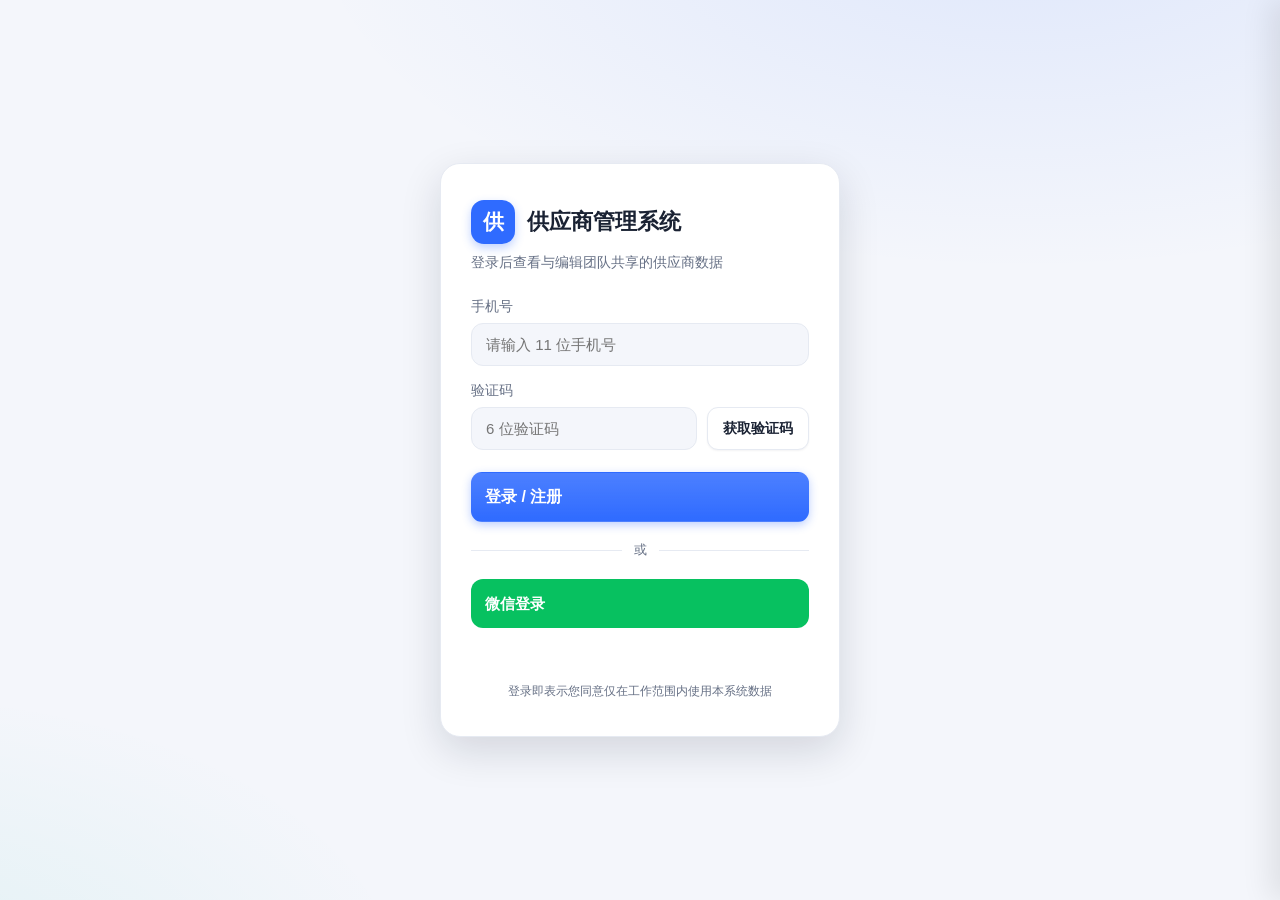
<file: index.html>
<!DOCTYPE html>
<html lang="zh-CN">
<head>
  <meta charset="UTF-8" />
  <meta name="viewport" content="width=device-width, initial-scale=1.0" />
  <title>供应商管理系统</title>
  <link rel="stylesheet" href="css/style.css?v=20261106e" />
  <script src="js/vendor/workbuddy-cloud-sdk.js"></script>
  <script src="js/vendor/pdf.min.js"></script>
  <script src="js/vendor/ocr/tesseract.min.js"></script>
</head>
<body>
  <!-- 登录页（未登录时显示） -->
  <div class="login-page" id="loginPage" hidden>
    <div class="login-card">
      <div class="login-brand">
        <div class="logo-mark" id="loginLogoMark">供</div>
        <h1 id="loginSiteName">供应商管理系统</h1>
      </div>
      <p class="login-desc">登录后查看与编辑团队共享的供应商数据</p>
      <div class="login-form" id="loginForm">
        <label class="login-field">
          <span>手机号</span>
          <input type="tel" id="loginPhone" maxlength="11" placeholder="请输入 11 位手机号" autocomplete="tel" />
        </label>
        <label class="login-field">
          <span>验证码</span>
          <div class="otp-row">
            <input type="text" id="loginCode" maxlength="6" placeholder="6 位验证码" autocomplete="one-time-code" />
            <button type="button" class="btn btn-ghost" id="loginSendCode">获取验证码</button>
          </div>
        </label>
        <button type="button" class="btn btn-primary login-submit" id="loginSubmit">登录 / 注册</button>
        <div class="login-divider"><span>或</span></div>
        <button type="button" class="btn btn-wechat" id="loginWechat">微信登录</button>
        <div class="login-error" id="loginError"></div>
      </div>
      <p class="login-foot">登录即表示您同意仅在工作范围内使用本系统数据</p>
    </div>
  </div>

  <div class="app" id="appShell">
    <!-- 侧边栏 -->
    <aside class="sidebar" id="sidebar">
      <div class="sidebar-logo">
        <div class="logo-mark" id="logo-mark">供</div>
        <span class="logo-text" id="logo-text">供应商管理系统</span>
      </div>
      <nav class="sidebar-nav" id="sidebarNav">
        <a class="nav-item" href="#/dashboard" data-route="dashboard">
          <span class="nav-icon">▦</span><span class="nav-label">工作台</span>
        </a>
        <a class="nav-item" href="#/suppliers" data-route="suppliers">
          <span class="nav-icon">▤</span><span class="nav-label">供应商库</span>
        </a>
        <a class="nav-item" href="#/dispatch" data-route="dispatch">
          <span class="nav-icon">⇅</span><span class="nav-label">发包管理</span>
        </a>
        <a class="nav-item" href="#/contracts" data-route="contracts">
          <span class="nav-icon">▣</span><span class="nav-label">合同管理</span>
        </a>
        <a class="nav-item" href="#/settlement" data-route="settlement">
          <span class="nav-icon">¥</span><span class="nav-label">结算</span>
        </a>
        <a class="nav-item" href="#/analytics" data-route="analytics">
          <span class="nav-icon">◔</span><span class="nav-label">数据分析</span>
        </a>
        <a class="nav-item" href="#/settings" data-route="settings">
          <span class="nav-icon">⚙</span><span class="nav-label">系统设置</span>
        </a>
      </nav>
      <div class="sidebar-footer">
        <span class="version-tag" id="versionTag">v1.0 · 供应商管理</span>
      </div>
    </aside>

    <!-- 主区域 -->
    <div class="main" id="mainArea">
      <header class="topbar">
        <button class="icon-btn" id="menuToggle" title="收起/展开菜单">☰</button>
        <div class="breadcrumb" id="breadcrumb">工作台</div>
        <div class="global-search-wrap" id="globalSearchWrap">
          <input type="search" class="global-search" id="globalSearch" placeholder="全局搜索：需求 / 供应商 / 项目…" autocomplete="off" />
          <div class="search-results" id="searchResults"></div>
        </div>
        <div class="topbar-right">
          <span class="user-chip" id="userChip" title="当前登录账号">未登录</span>
          <button class="icon-btn" id="logoutBtn" title="退出登录" hidden>⏻</button>
          <label class="user-label">当前身份</label>
          <select class="user-select" id="currentUserSelect" title="切换当前身份（用于权限模拟）"></select>
          <button class="icon-btn" id="designToggle" title="界面设计器">🎨</button>
        </div>
      </header>
      <main class="content" id="pageContainer"></main>
    </div>
  </div>

  <!-- 供应商自助入库页（独立页面，仅显示入库表单） -->
  <div class="onboard-page" id="onboardPage" hidden>
    <div class="onboard-box" id="onboardBox"></div>
  </div>

  <!-- 通用弹窗 -->
  <div class="modal-overlay" id="modalOverlay"></div>
  <div class="modal" id="modal" role="dialog"></div>

  <!-- 界面设计器 -->
  <div class="design-overlay" id="designOverlay"></div>
  <aside class="design-panel" id="designPanel">
    <div class="design-panel-head">
      <div class="design-panel-title">🎨 界面设计器</div>
      <button class="icon-btn" id="designClose" title="关闭">✕</button>
    </div>
    <div class="design-panel-body">
      <section class="design-section">
        <h3 class="design-section-title">站点信息</h3>
        <label class="design-field">
          <span>站点标题</span>
          <input type="text" id="designSiteName" />
        </label>
        <label class="design-field">
          <span>Logo 标识（1–2 个字）</span>
          <input type="text" id="designLogoMark" maxlength="2" />
        </label>
      </section>
      <section class="design-section">
        <h3 class="design-section-title">主色调</h3>
        <div class="color-swatches" id="colorSwatches"></div>
        <label class="design-field">
          <span>自定义颜色</span>
          <input type="color" id="designCustomColor" />
        </label>
      </section>
      <section class="design-section">
        <h3 class="design-section-title">外观主题</h3>
        <div class="theme-toggle">
          <button type="button" class="theme-option" data-theme-choice="light">☀️ 浅色</button>
          <button type="button" class="theme-option" data-theme-choice="dark">🌙 深色</button>
        </div>
      </section>
    </div>
    <div class="design-panel-foot">
      <button class="btn btn-ghost" id="designReset">恢复默认</button>
      <button class="btn btn-primary" id="designSave">保存设计</button>
    </div>
  </aside>

  <script src="js/vendor/xlsx.full.min.js"></script>
  <script src="js/vendor/pdf.min.js"></script>
  <script src="js/app.js?v=20261106e"></script>
</body>
</html>
</file>
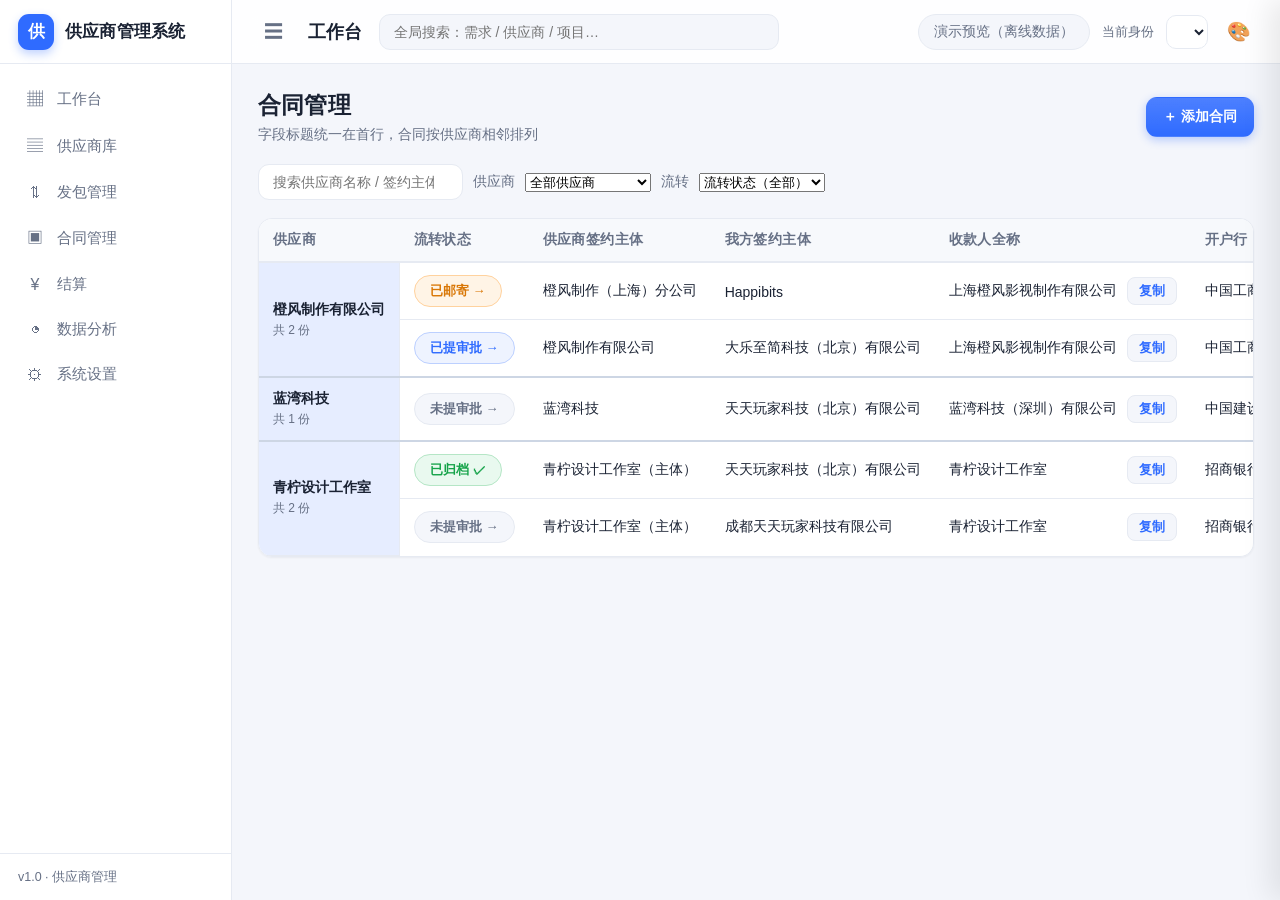
<file: preview.html>
<!DOCTYPE html>
<html lang="zh-CN">
<head>
  <meta charset="UTF-8" />
  <meta name="viewport" content="width=device-width, initial-scale=1.0" />
  <title>供应商管理系统 · 离线演示预览</title>
  <link rel="stylesheet" href="css/style.css" />
  <script src="js/vendor/workbuddy-cloud-sdk.js"></script>
</head>
<body>
  <!-- 登录页（预览模式下不会显示） -->
  <div class="login-page" id="loginPage" hidden>
    <div class="login-card">
      <div class="login-brand">
        <div class="logo-mark" id="loginLogoMark">供</div>
        <h1 id="loginSiteName">供应商管理系统</h1>
      </div>
      <p class="login-desc">登录后查看与编辑团队共享的供应商数据</p>
      <div class="login-form" id="loginForm">
        <label class="login-field">
          <span>手机号</span>
          <input type="tel" id="loginPhone" maxlength="11" placeholder="请输入 11 位手机号" autocomplete="tel" />
        </label>
        <label class="login-field">
          <span>验证码</span>
          <div class="otp-row">
            <input type="text" id="loginCode" maxlength="6" placeholder="6 位验证码" autocomplete="one-time-code" />
            <button type="button" class="btn btn-ghost" id="loginSendCode">获取验证码</button>
          </div>
        </label>
        <button type="button" class="btn btn-primary login-submit" id="loginSubmit">登录 / 注册</button>
        <div class="login-divider"><span>或</span></div>
        <button type="button" class="btn btn-wechat" id="loginWechat">微信登录</button>
        <div class="login-error" id="loginError"></div>
      </div>
      <p class="login-foot">登录即表示您同意仅在工作范围内使用本系统数据</p>
    </div>
  </div>

  <div class="app" id="appShell">
    <!-- 侧边栏 -->
    <aside class="sidebar" id="sidebar">
      <div class="sidebar-logo">
        <div class="logo-mark" id="logo-mark">供</div>
        <span class="logo-text" id="logo-text">供应商管理系统</span>
      </div>
      <nav class="sidebar-nav" id="sidebarNav">
        <a class="nav-item" href="#/dashboard" data-route="dashboard">
          <span class="nav-icon">▦</span><span class="nav-label">工作台</span>
        </a>
        <a class="nav-item" href="#/suppliers" data-route="suppliers">
          <span class="nav-icon">▤</span><span class="nav-label">供应商库</span>
        </a>
        <a class="nav-item" href="#/dispatch" data-route="dispatch">
          <span class="nav-icon">⇅</span><span class="nav-label">发包管理</span>
        </a>
        <a class="nav-item" href="#/contracts" data-route="contracts">
          <span class="nav-icon">▣</span><span class="nav-label">合同管理</span>
        </a>
        <a class="nav-item" href="#/settlement" data-route="settlement">
          <span class="nav-icon">¥</span><span class="nav-label">结算</span>
        </a>
        <a class="nav-item" href="#/analytics" data-route="analytics">
          <span class="nav-icon">◔</span><span class="nav-label">数据分析</span>
        </a>
        <a class="nav-item" href="#/settings" data-route="settings">
          <span class="nav-icon">⚙</span><span class="nav-label">系统设置</span>
        </a>
      </nav>
      <div class="sidebar-footer">
        <span class="version-tag" id="versionTag">v1.0 · 供应商管理</span>
      </div>
    </aside>

    <!-- 主区域 -->
    <div class="main" id="mainArea">
      <header class="topbar">
        <button class="icon-btn" id="menuToggle" title="收起/展开菜单">☰</button>
        <div class="breadcrumb" id="breadcrumb">工作台</div>
        <div class="global-search-wrap" id="globalSearchWrap">
          <input type="search" class="global-search" id="globalSearch" placeholder="全局搜索：需求 / 供应商 / 项目…" autocomplete="off" />
          <div class="search-results" id="searchResults"></div>
        </div>
        <div class="topbar-right">
          <span class="user-chip" id="userChip" title="当前登录账号">未登录</span>
          <button class="icon-btn" id="logoutBtn" title="退出登录" hidden>⏻</button>
          <label class="user-label">当前身份</label>
          <select class="user-select" id="currentUserSelect" title="切换当前身份（用于权限模拟）"></select>
          <button class="icon-btn" id="designToggle" title="界面设计器">🎨</button>
        </div>
      </header>
      <main class="content" id="pageContainer"></main>
    </div>
  </div>

  <!-- 供应商自助入库页 -->
  <div class="onboard-page" id="onboardPage" hidden>
    <div class="onboard-box" id="onboardBox"></div>
  </div>

  <!-- 通用弹窗 -->
  <div class="modal-overlay" id="modalOverlay"></div>
  <div class="modal" id="modal" role="dialog"></div>

  <!-- 界面设计器 -->
  <div class="design-overlay" id="designOverlay"></div>
  <aside class="design-panel" id="designPanel">
    <div class="design-panel-head">
      <div class="design-panel-title">🎨 界面设计器</div>
      <button class="icon-btn" id="designClose" title="关闭">✕</button>
    </div>
    <div class="design-panel-body">
      <section class="design-section">
        <h3 class="design-section-title">站点信息</h3>
        <label class="design-field">
          <span>站点标题</span>
          <input type="text" id="designSiteName" />
        </label>
        <label class="design-field">
          <span>Logo 标识（1–2 个字）</span>
          <input type="text" id="designLogoMark" maxlength="2" />
        </label>
      </section>
      <section class="design-section">
        <h3 class="design-section-title">主色调</h3>
        <div class="color-swatches" id="colorSwatches"></div>
        <label class="design-field">
          <span>自定义颜色</span>
          <input type="color" id="designCustomColor" />
        </label>
      </section>
      <section class="design-section">
        <h3 class="design-section-title">外观主题</h3>
        <div class="theme-toggle">
          <button type="button" class="theme-option" data-theme-choice="light">☀️ 浅色</button>
          <button type="button" class="theme-option" data-theme-choice="dark">🌙 深色</button>
        </div>
      </section>
    </div>
    <div class="design-panel-foot">
      <button class="btn btn-ghost" id="designReset">恢复默认</button>
      <button class="btn btn-primary" id="designSave">保存设计</button>
    </div>
  </aside>

  <script src="js/vendor/xlsx.full.min.js"></script>
  <script src="js/vendor/pdf.min.js"></script>
  <script src="js/app.js?v=20261105c"></script>
  <script>
    /* 离线演示预览：不连接云端，注入演示数据直接渲染（仅本地 preview.html 使用，不影响正式站点） */
    (function () {
      var DEMO_SUPPLIERS = [
        { id: "s1", name: "青柠设计工作室", category: "设计类" },
        { id: "s2", name: "橙风制作有限公司", category: "制作类" },
        { id: "s3", name: "蓝湾科技", category: "科技类" }
      ];
      var DEMO_CONTRACTS = [
        { id: "c1", supplierId: "s1", supplierParty: "青柠设计工作室（主体）", ourParty: "天天玩家科技（北京）有限公司", payeeName: "青柠设计工作室", bankName: "招商银行北京望京支行", bankAccount: "1109 0789 1234 5678", startDate: "2026-01-01", endDate: "2026-06-30", flowStatus: "已归档", files: [{ name: "合同扫描件.pdf", size: 524288 }] },
        { id: "c2", supplierId: "s1", supplierParty: "青柠设计工作室（主体）", ourParty: "成都天天玩家科技有限公司", payeeName: "青柠设计工作室", bankName: "招商银行北京望京支行", bankAccount: "1109 0789 1234 5678", startDate: "2026-03-01", endDate: "2026-12-31", flowStatus: "未提审批", files: [] },
        { id: "c3", supplierId: "s2", supplierParty: "橙风制作（上海）分公司", ourParty: "Happibits", payeeName: "上海橙风影视制作有限公司", bankName: "中国工商银行上海静安支行", bankAccount: "6222 0201 0088 9988 66", startDate: "2026-02-15", endDate: "2027-02-14", flowStatus: "已邮寄", files: [] },
        { id: "c4", supplierId: "s2", supplierParty: "橙风制作有限公司", ourParty: "大乐至简科技（北京）有限公司", payeeName: "上海橙风影视制作有限公司", bankName: "中国工商银行上海静安支行", bankAccount: "6222 0201 0088 9988 66", startDate: "2026-05-01", endDate: "2026-08-31", flowStatus: "已提审批", files: [] },
        { id: "c5", supplierId: "s3", supplierParty: "蓝湾科技", ourParty: "天天玩家科技（北京）有限公司", payeeName: "蓝湾科技（深圳）有限公司", bankName: "中国建设银行深圳南山支行", bankAccount: "4420 1531 6688 1234 567", startDate: "2026-04-01", endDate: "2026-09-30", flowStatus: "未提审批", files: [] }
      ];

      var injected = false;
      function inject() {
        if (injected) return;
        var d = window.__spmDebug;
        if (!d) return;
        injected = true;
        d.setSessionFake({ name: "演示预览" });
        d.seed(DEMO_SUPPLIERS, DEMO_CONTRACTS);
        var login = document.getElementById("loginPage");
        login.hidden = true;
        var shell = document.getElementById("appShell");
        shell.style.display = "";
        var chip = document.getElementById("userChip");
        chip.textContent = "演示预览（离线数据）";
        var logout = document.getElementById("logoutBtn");
        logout.hidden = true;
        d.renderContracts();
        // 兜底守护：若初始化收尾流程又把登录页显示出来，立即恢复预览视图
        new MutationObserver(function () {
          if (login.hidden === false) {
            login.hidden = true;
            shell.style.display = "";
            d.renderContracts();
          }
        }).observe(login, { attributes: true, attributeFilter: ["hidden"] });
      }

      (function attempt() {
        var d = window.__spmDebug;
        var login = document.getElementById("loginPage");
        if (!d || !login) return setTimeout(attempt, 100);
        // 登录页已显示说明初始化已走到终态，稍等片刻再注入
        if (!login.hidden) return setTimeout(inject, 500);
        inject();
      })();
    })();
  </script>
</body>
</html>
</file>
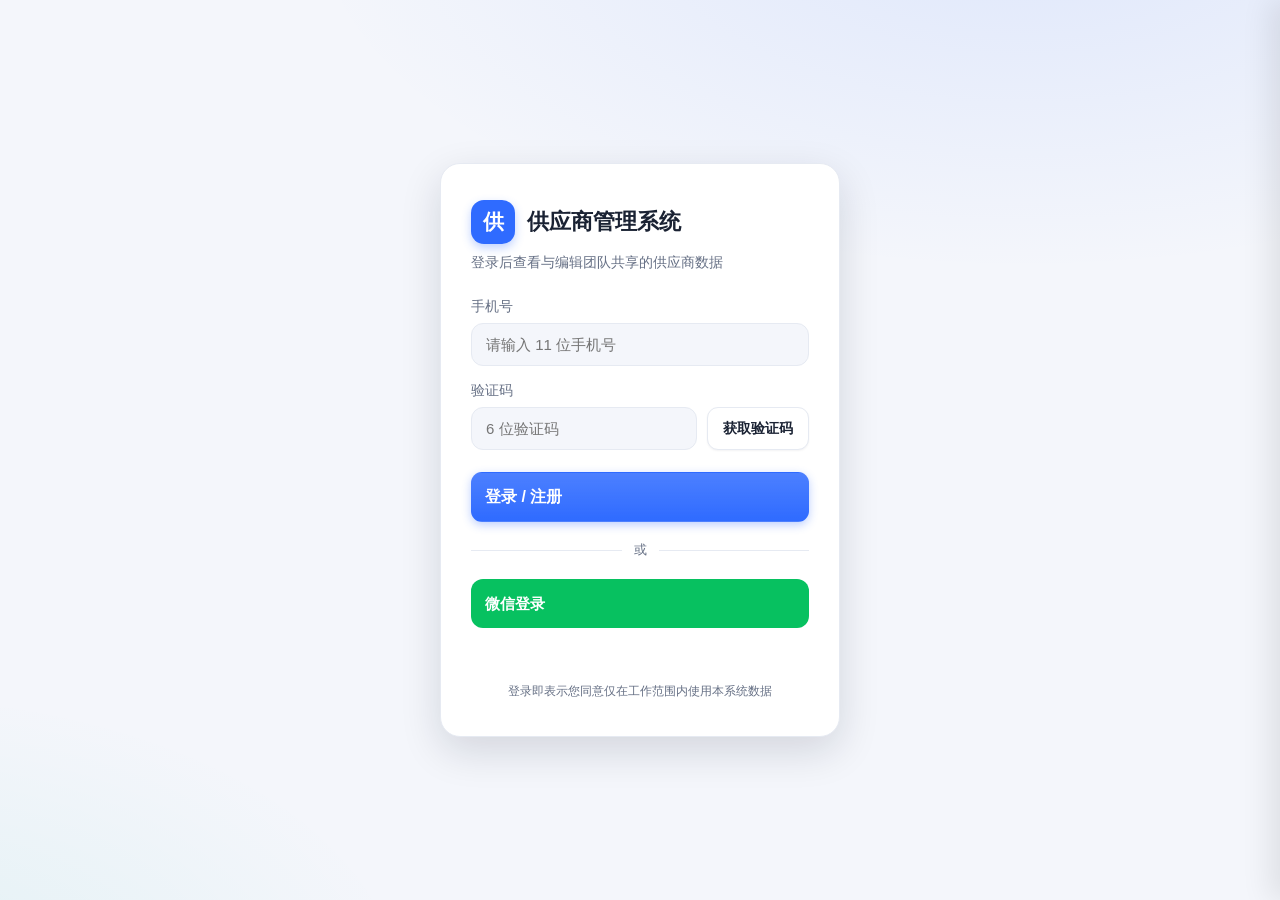
<file: standalone.html>
<!DOCTYPE html>
<html lang="zh-CN">
<head>
  <meta charset="UTF-8" />
  <meta name="viewport" content="width=device-width, initial-scale=1.0" />
  <title>供应商管理系统</title>
  <style>
/* ========== 供应商管理系统 · 现代主题样式 v2 ========== */
:root {
  --bg: #f4f6fb;
  --surface: #ffffff;
  --border: #e6eaf2;
  --border-strong: #cdd6e4;
  --text: #1a2233;
  --text-secondary: #667085;
  --primary: #2f6bff;
  --primary-soft: #eaf1ff;
  --danger: #e5484d;
  --success: #16a34a;
  --warning: #e8842f;
  --radius: 14px;
  --radius-sm: 10px;
  --shadow-sm: 0 1px 2px rgba(16, 24, 40, .05);
  --shadow-md: 0 4px 14px rgba(16, 24, 40, .07);
  --shadow-lg: 0 14px 40px rgba(16, 24, 40, .14);
  --sidebar-w: 232px;
  --sidebar-w-collapsed: 64px;
  --topbar-h: 64px;
}

* { margin: 0; padding: 0; box-sizing: border-box; }
[hidden] { display: none !important; }

html, body { height: 100%; }

/* 现代细滚动条 */
::-webkit-scrollbar { width: 10px; height: 10px; }
::-webkit-scrollbar-thumb {
  background: #c6cfdd; border-radius: 8px;
  border: 2px solid transparent; background-clip: padding-box;
}
::-webkit-scrollbar-thumb:hover { background-color: #9aa8bb; }
::-webkit-scrollbar-track { background: transparent; }

body {
  font-family: "PingFang SC", "Microsoft YaHei", "Segoe UI", sans-serif;
  background: var(--bg);
  color: var(--text);
  font-size: 14px;
  -webkit-font-smoothing: antialiased;
}

.app { display: flex; height: 100vh; overflow: hidden; }

a { color: inherit; }

/* ---------- 侧边栏 ---------- */
.sidebar {
  width: var(--sidebar-w);
  background: var(--surface);
  border-right: 1px solid var(--border);
  display: flex;
  flex-direction: column;
  transition: width .25s cubic-bezier(.4, 0, .2, 1);
  flex-shrink: 0;
}
.sidebar.collapsed { width: var(--sidebar-w-collapsed); }
.sidebar.collapsed .logo-text,
.sidebar.collapsed .nav-item span:not(.nav-icon),
.sidebar.collapsed .sidebar-footer { display: none; }
.sidebar.collapsed .nav-item { justify-content: center; }

.sidebar-logo {
  height: var(--topbar-h);
  display: flex; align-items: center; gap: 11px;
  padding: 0 18px; border-bottom: 1px solid var(--border);
}
.logo-mark {
  width: 36px; height: 36px; border-radius: 11px;
  background-image: linear-gradient(180deg, rgba(255,255,255,.18), rgba(255,255,255,0)), var(--primary);
  background-color: var(--primary);
  color: #fff;
  display: flex; align-items: center; justify-content: center;
  font-weight: 700; font-size: 17px; flex-shrink: 0;
  box-shadow: 0 4px 10px rgba(47, 107, 255, .3);
}
.logo-text { font-weight: 700; font-size: 17px; white-space: nowrap; letter-spacing: .2px; }

.sidebar-nav { flex: 1; padding: 14px 10px; overflow-y: auto; }
.nav-item {
  display: flex; align-items: center; gap: 11px;
  padding: 11px 14px; border-radius: 11px;
  color: var(--text-secondary); text-decoration: none;
  margin-bottom: 4px; transition: background .18s, color .18s, box-shadow .18s;
  white-space: nowrap; font-size: 14.5px; font-weight: 500;
  position: relative;
}
.nav-item:hover { background: var(--primary-soft); color: var(--primary); }
.nav-item.active {
  background: var(--primary-soft); color: var(--primary); font-weight: 600;
  box-shadow: inset 3px 0 0 var(--primary);
}
.nav-icon { width: 22px; text-align: center; font-size: 16px; flex-shrink: 0; }

.sidebar-footer { padding: 14px 18px; border-top: 1px solid var(--border); }
.version-tag { font-size: 12.5px; color: var(--text-secondary); }

/* ---------- 主区域 ---------- */
.main { flex: 1; display: flex; flex-direction: column; min-width: 0; }

.topbar {
  height: var(--topbar-h);
  background: color-mix(in srgb, var(--surface) 88%, transparent);
  backdrop-filter: blur(12px);
  -webkit-backdrop-filter: blur(12px);
  border-bottom: 1px solid var(--border);
  display: flex; align-items: center; gap: 16px;
  padding: 0 22px; flex-shrink: 0;
}
.icon-btn {
  background: none; border: none; font-size: 19px; cursor: pointer;
  color: var(--text-secondary); width: 38px; height: 38px; border-radius: 11px;
  flex-shrink: 0; transition: background .15s, color .15s;
}
.icon-btn:hover { background: var(--primary-soft); color: var(--primary); }

.breadcrumb { font-weight: 700; font-size: 18px; white-space: nowrap; letter-spacing: .2px; }

.global-search-wrap { position: relative; flex: 1; max-width: 400px; }
.global-search {
  width: 100%; padding: 9px 14px 9px 14px;
  border: 1px solid var(--border); border-radius: 11px;
  background: var(--bg); color: var(--text); outline: none; font-size: 14px;
  transition: border-color .15s, box-shadow .15s, background .15s;
}
.global-search:focus {
  border-color: var(--primary); background: var(--surface);
  box-shadow: 0 0 0 3px color-mix(in srgb, var(--primary) 14%, transparent);
}
.search-results {
  position: absolute; top: 46px; left: 0; right: 0;
  background: var(--surface); border: 1px solid var(--border); border-radius: 13px;
  box-shadow: var(--shadow-lg); display: none; z-index: 50;
  max-height: 340px; overflow-y: auto;
}
.search-results.show { display: block; }
.search-group { padding: 10px 14px 4px; font-size: 12.5px; color: var(--text-secondary); font-weight: 600; }
.search-item {
  padding: 10px 14px; cursor: pointer; font-size: 14px;
  display: flex; justify-content: space-between; gap: 8px; align-items: center;
}
.search-item:hover { background: var(--primary-soft); }
.search-item .si-sub { color: var(--text-secondary); font-size: 12.5px; }

.topbar-right { margin-left: auto; display: flex; align-items: center; gap: 12px; }
.user-label { font-size: 13px; color: var(--text-secondary); font-weight: 500; }
.user-select {
  padding: 7px 10px; border: 1px solid var(--border); border-radius: 10px;
  background: var(--surface); color: var(--text); font-size: 14px; outline: none;
  max-width: 140px; cursor: pointer;
  transition: border-color .15s, box-shadow .15s;
}
.user-select:focus {
  border-color: var(--primary);
  box-shadow: 0 0 0 3px color-mix(in srgb, var(--primary) 14%, transparent);
}

.content { flex: 1; overflow-y: auto; padding: 26px; }

/* ---------- 通用按钮 ---------- */
.btn {
  display: inline-flex; align-items: center; gap: 6px;
  padding: 9px 16px; border-radius: 11px; font-size: 14px;
  cursor: pointer; border: 1px solid transparent; line-height: 1.4;
  white-space: nowrap; font-weight: 600;
  transition: box-shadow .18s, transform .12s, background .18s, color .18s, border-color .18s;
}
.btn:active { transform: translateY(1px); }
.btn-primary {
  background-color: var(--primary);
  background-image: linear-gradient(180deg, rgba(255,255,255,.14), rgba(255,255,255,0));
  color: #fff; font-weight: 600;
  box-shadow: 0 3px 10px color-mix(in srgb, var(--primary) 32%, transparent);
}
.btn-primary:hover {
  filter: brightness(1.06);
  box-shadow: 0 5px 14px color-mix(in srgb, var(--primary) 40%, transparent);
  transform: translateY(-1px);
}
.btn-ghost {
  background: var(--surface); color: var(--text); border-color: var(--border);
  box-shadow: var(--shadow-sm);
}
.btn-ghost:hover { border-color: var(--primary); color: var(--primary); }
.btn-danger { background: #fdeaea; color: var(--danger); }
.btn-danger:hover { background: #fad5d5; }
.btn-outline { background: transparent; color: var(--primary); border-color: var(--primary); }
.btn-outline:hover { background: var(--primary-soft); }
.btn-sm { padding: 5px 11px; font-size: 13px; border-radius: 8px; }
.btn:disabled { opacity: .5; cursor: not-allowed; transform: none; }

/* ---------- 页面头 & 工具栏 ---------- */
.page-head {
  display: flex; align-items: center; justify-content: space-between;
  margin-bottom: 20px; gap: 12px; flex-wrap: wrap;
}
.page-title { font-size: 23px; font-weight: 800; letter-spacing: .2px; }
.page-sub { font-size: 13.5px; color: var(--text-secondary); margin-top: 5px; font-weight: 400; }
.page-actions { display: flex; gap: 10px; flex-wrap: wrap; }

.toolbar {
  display: flex; align-items: center; gap: 10px; flex-wrap: wrap;
  margin-bottom: 18px;
}
.toolbar .spacer { flex: 1; }
.search-box input {
  padding: 9px 14px; border: 1px solid var(--border); border-radius: 11px;
  background: var(--surface); color: var(--text); font-size: 14px; outline: none;
  min-width: 200px;
  transition: border-color .15s, box-shadow .15s;
}
.search-box input:focus {
  border-color: var(--primary);
  box-shadow: 0 0 0 3px color-mix(in srgb, var(--primary) 14%, transparent);
}

.filter-bar { display: flex; gap: 10px; flex-wrap: wrap; align-items: center; margin-bottom: 18px; }
.filter-item { display: flex; flex-direction: column; gap: 4px; }
.filter-item > span { font-size: 12.5px; color: var(--text-secondary); font-weight: 500; }
.filter-item select, .filter-item input {
  padding: 8px 12px; border: 1px solid var(--border); border-radius: 10px;
  background: var(--surface); color: var(--text); font-size: 14px; outline: none;
  min-width: 120px; cursor: pointer;
  transition: border-color .15s, box-shadow .15s;
}
.filter-item select:focus, .filter-item input:focus {
  border-color: var(--primary);
  box-shadow: 0 0 0 3px color-mix(in srgb, var(--primary) 14%, transparent);
}

/* ---------- 卡片 & 统计 ---------- */
.stat-row { display: grid; grid-template-columns: repeat(auto-fit, minmax(170px, 1fr)); gap: 16px; margin-bottom: 22px; }
.stat-card {
  background: var(--surface);
  border: 1px solid var(--border);
  border-radius: var(--radius);
  padding: 18px 20px; cursor: default;
  box-shadow: var(--shadow-sm);
  position: relative; overflow: hidden;
}
.stat-card::before {
  content: ""; position: absolute; top: 0; left: 0; right: 0; height: 3px;
  background: linear-gradient(90deg, var(--primary), color-mix(in srgb, var(--primary) 20%, transparent));
  opacity: .85;
}
.stat-card.clickable { cursor: pointer; transition: box-shadow .2s, transform .2s; }
.stat-card.clickable:hover { box-shadow: var(--shadow-md); transform: translateY(-3px); }
.stat-label { font-size: 13.5px; color: var(--text-secondary); margin-bottom: 8px; font-weight: 500; }
.stat-value { font-size: 28px; font-weight: 800; line-height: 1.1; letter-spacing: .2px; }
.stat-value .unit { font-size: 14px; font-weight: 500; color: var(--text-secondary); margin-left: 3px; }
.stat-sub { font-size: 12.5px; color: var(--text-secondary); margin-top: 8px; }

.card {
  background: var(--surface); border: 1px solid var(--border);
  border-radius: var(--radius); box-shadow: var(--shadow-sm);
  padding: 20px; margin-bottom: 20px;
}
.card-head { display: flex; align-items: center; justify-content: space-between; margin-bottom: 16px; gap: 10px; }
.card-title { font-size: 16.5px; font-weight: 700; letter-spacing: .2px; }

/* ---------- 徽章 ---------- */
.badge {
  display: inline-flex; align-items: center; gap: 4px;
  padding: 3px 11px; border-radius: 999px; font-size: 12.5px; font-weight: 600;
  line-height: 1.7; white-space: nowrap;
}
.badge.gray   { background: #eef1f5; color: #5b6b7d; }
.badge.blue   { background: #e7f0ff; color: #2f6bff; }
.badge.green  { background: #e4f6ec; color: #1e9e5a; }
.badge.red    { background: #fdeaea; color: #e5484d; }
.badge.orange { background: #fff0e0; color: #e8842f; }
.badge.purple { background: #f0eaff; color: #7c5cff; }

.tag {
  display: inline-block; padding: 2px 9px; border-radius: 7px; font-size: 12px;
  background: var(--bg); border: 1px solid var(--border); color: var(--text-secondary);
  margin: 1px 2px 1px 0;
}

/* ---------- 表格 ---------- */
.table-wrap {
  background: var(--surface); border: 1px solid var(--border);
  border-radius: var(--radius); overflow: auto; box-shadow: var(--shadow-sm);
}
.data-table { width: 100%; border-collapse: collapse; font-size: 14px; min-width: 640px; }
.data-table th, .data-table td {
  padding: 12px 14px; text-align: left; border-bottom: 1px solid var(--border);
  vertical-align: middle;
}
.data-table thead th {
  background: #f7f9fc; color: var(--text-secondary); font-weight: 700; font-size: 13.5px;
  letter-spacing: .4px;
  white-space: nowrap; position: sticky; top: 0; z-index: 2;
  border-bottom: 2px solid var(--border);
}
.data-table tbody tr:last-child td { border-bottom: none; }
.data-table tbody tr { transition: background .12s; }
.data-table tbody tr:hover { background: #f5f8ff; }
.data-table .num { text-align: right; font-variant-numeric: tabular-nums; }
.data-table td .cell-sub { font-size: 12px; color: var(--text-secondary); }
.row-actions { display: flex; gap: 6px; white-space: nowrap; }
.link-btn { background: none; border: none; color: var(--primary); cursor: pointer; font-size: 13px; padding: 3px 5px; border-radius: 6px; font-weight: 500; }
.link-btn:hover { text-decoration: underline; }
.link-btn.danger { color: var(--danger); }

.cell-input, .cell-select {
  padding: 5px 8px; border: 1px solid var(--border); border-radius: 8px;
  background: var(--surface); color: var(--text); font-size: 13px; outline: none;
  transition: border-color .15s, box-shadow .15s;
}
.cell-input { width: 74px; }
.cell-input:focus, .cell-select:focus {
  border-color: var(--primary);
  box-shadow: 0 0 0 2px color-mix(in srgb, var(--primary) 14%, transparent);
}

/* ---------- 看板 ---------- */
.kanban { display: grid; grid-template-columns: repeat(auto-fit, minmax(250px, 1fr)); gap: 16px; }
.kanban-col { background: #eef1f7; border-radius: var(--radius); padding: 14px; min-height: 120px; }
.kanban-head {
  display: flex; align-items: center; justify-content: space-between;
  margin-bottom: 12px; font-size: 14.5px; font-weight: 700; color: var(--text-secondary);
}
.kanban-count {
  font-size: 12.5px; background: var(--surface); border: 1px solid var(--border);
  padding: 2px 10px; border-radius: 999px; font-weight: 600;
}
.kanban-cards { display: flex; flex-direction: column; gap: 10px; }
.kanban-card {
  background: var(--surface); border: 1px solid var(--border); border-radius: 12px;
  padding: 12px 14px; cursor: pointer;
  box-shadow: var(--shadow-sm);
  transition: box-shadow .18s, transform .18s;
}
.kanban-card:hover { box-shadow: var(--shadow-md); transform: translateY(-2px); }
.kanban-card .kc-title { font-weight: 700; font-size: 14px; margin-bottom: 7px; }
.kanban-card .kc-meta { display: flex; flex-wrap: wrap; gap: 5px; margin-bottom: 7px; }
.kanban-card .kc-foot { font-size: 12px; color: var(--text-secondary); display: flex; justify-content: space-between; gap: 6px; }
.kanban-empty { text-align: center; color: var(--text-secondary); font-size: 13px; padding: 22px 0; }

/* ---------- 表单 ---------- */
.form-grid { display: grid; grid-template-columns: repeat(2, 1fr); gap: 16px 20px; }
.form-grid .full { grid-column: 1 / -1; }
.form-field { display: flex; flex-direction: column; gap: 6px; }
.form-field > label { font-size: 13.5px; color: var(--text-secondary); font-weight: 500; }
.form-field .req { color: var(--danger); margin-left: 2px; }
.form-field .label-hint { font-weight: 400; color: var(--text-secondary); opacity: .75; font-size: 12px; margin-left: 6px; }
.form-field input[type="text"],
.form-field input[type="number"],
.form-field input[type="date"],
.form-field input[type="month"],
.form-field select,
.form-field textarea {
  padding: 9px 12px; border: 1px solid var(--border); border-radius: 10px;
  background: var(--surface); color: var(--text); font-size: 14px; outline: none; width: 100%;
  font-family: inherit;
  transition: border-color .15s, box-shadow .15s;
}
.form-field textarea { resize: vertical; min-height: 64px; }
.form-field input:focus, .form-field select:focus, .form-field textarea:focus {
  border-color: var(--primary);
  box-shadow: 0 0 0 3px color-mix(in srgb, var(--primary) 14%, transparent);
}

.checkbox-grid { display: flex; flex-wrap: wrap; gap: 9px; }
.check-item {
  display: inline-flex; align-items: center; gap: 5px; padding: 7px 13px;
  border: 1px solid var(--border); border-radius: 10px; font-size: 13px; cursor: pointer;
  background: var(--surface); color: var(--text-secondary); user-select: none;
  transition: all .15s;
}
.check-item input { display: none; }
.check-item.on {
  border-color: var(--primary); background: var(--primary-soft); color: var(--primary); font-weight: 600;
  box-shadow: 0 0 0 3px color-mix(in srgb, var(--primary) 10%, transparent);
}

.radio-row { display: flex; gap: 16px; flex-wrap: wrap; }
.radio-row label { display: inline-flex; align-items: center; gap: 5px; font-size: 14px; cursor: pointer; }

/* 文件 */
.file-list { display: flex; flex-direction: column; gap: 7px; }
.file-chip {
  display: flex; align-items: center; gap: 8px; padding: 8px 12px;
  border: 1px solid var(--border); border-radius: 10px; background: var(--bg); font-size: 13px;
}
.file-chip .fname { flex: 1; overflow: hidden; text-overflow: ellipsis; white-space: nowrap; }
.file-chip .fsize { color: var(--text-secondary); font-size: 12px; }
.file-chip a { color: var(--primary); text-decoration: none; font-size: 13px; }
.file-add {
  display: inline-flex; align-items: center; gap: 5px; padding: 9px 14px;
  border: 1.5px dashed var(--border-strong); border-radius: 10px; cursor: pointer; font-size: 13px;
  color: var(--text-secondary); background: var(--surface);
  transition: all .15s;
}
.file-add:hover { border-color: var(--primary); color: var(--primary); background: var(--primary-soft); }
.file-add input { display: none; }
.file-hint { font-size: 12px; color: var(--text-secondary); margin-top: 4px; }

/* 星级 */
.stars { display: inline-flex; gap: 2px; }
.star { cursor: pointer; font-size: 19px; color: #d6dce4; transition: color .1s, transform .1s; }
.star:hover { transform: scale(1.15); }
.star.on { color: #f5a623; }

/* ---------- 弹窗 ---------- */
.modal-overlay {
  position: fixed; inset: 0; background: rgba(15, 20, 25, .45);
  backdrop-filter: blur(2px);
  opacity: 0; visibility: hidden; transition: opacity .22s, visibility .22s; z-index: 90;
}
.modal-overlay.show { opacity: 1; visibility: visible; }
.modal {
  position: fixed; top: 50%; left: 50%; transform: translate(-50%, -46%);
  width: 720px; max-width: 94vw; max-height: 88vh;
  background: var(--surface); border-radius: 18px; border: 1px solid var(--border);
  box-shadow: var(--shadow-lg); display: flex; flex-direction: column;
  opacity: 0; visibility: hidden; transition: opacity .22s, transform .22s, visibility .22s; z-index: 91;
}
.modal.open { opacity: 1; visibility: visible; transform: translate(-50%, -50%); }
.modal.sm { width: 460px; }
.modal-head {
  padding: 18px 22px; border-bottom: 1px solid var(--border);
  display: flex; align-items: center; justify-content: space-between; flex-shrink: 0;
}
.modal-title { font-size: 18px; font-weight: 800; letter-spacing: .2px; }
.modal-close { font-size: 17px; }
.modal-body { padding: 22px; overflow-y: auto; flex: 1; }
.modal-foot {
  padding: 16px 22px; border-top: 1px solid var(--border);
  display: flex; justify-content: flex-end; gap: 10px; flex-shrink: 0;
}

/* ---------- 居中确认弹窗 ---------- */
.confirm-dialog { text-align: center; padding: 6px 0; }
.confirm-text { font-size: 15px; color: var(--text); line-height: 1.6; }

/* ---------- 空状态 ---------- */
.empty-state { text-align: center; padding: 64px 20px; color: var(--text-secondary); }
.empty-icon { font-size: 44px; margin-bottom: 14px; opacity: .45; }
.empty-title { font-size: 17px; font-weight: 700; color: var(--text); margin-bottom: 7px; }
.empty-desc { font-size: 13.5px; margin-bottom: 18px; }

/* ---------- 图表 ---------- */
.chart-grid { display: grid; grid-template-columns: repeat(auto-fit, minmax(310px, 1fr)); gap: 18px; }
.chart-widget {
  background: var(--surface); border: 1px solid var(--border); border-radius: var(--radius);
  box-shadow: var(--shadow-sm);
  padding: 18px; position: relative;
}
.chart-widget .widget-head { display: flex; align-items: center; justify-content: space-between; margin-bottom: 16px; }
.chart-widget .widget-title { font-size: 15.5px; font-weight: 700; }
.chart-widget .widget-del { background: none; border: none; color: var(--text-secondary); cursor: pointer; font-size: 15px; }
.chart-widget .widget-del:hover { color: var(--danger); }

.bar-chart { display: flex; flex-direction: column; gap: 9px; }
.bar-row { display: flex; align-items: center; gap: 8px; font-size: 13px; }
.bar-label { width: 90px; text-align: right; color: var(--text-secondary); overflow: hidden; text-overflow: ellipsis; white-space: nowrap; flex-shrink: 0; }
.bar-track { flex: 1; height: 22px; background: var(--bg); border-radius: 8px; overflow: hidden; }
.bar-fill {
  height: 100%;
  background-color: var(--primary);
  background-image: linear-gradient(180deg, rgba(255,255,255,.16), rgba(255,255,255,0));
  border-radius: 8px; min-width: 2px; transition: width .4s ease;
}
.bar-val { width: 56px; color: var(--text); font-variant-numeric: tabular-nums; flex-shrink: 0; font-weight: 600; }

.donut-wrap { display: flex; align-items: center; gap: 20px; }
.donut { width: 132px; height: 132px; border-radius: 50%; flex-shrink: 0; }
.donut-legend { display: flex; flex-direction: column; gap: 7px; font-size: 13px; }
.donut-legend .dl-row { display: flex; align-items: center; gap: 7px; }
.donut-legend .dl-dot { width: 10px; height: 10px; border-radius: 4px; flex-shrink: 0; }
.donut-legend .dl-val { margin-left: auto; color: var(--text-secondary); }

.metric-big { font-size: 36px; font-weight: 800; line-height: 1.1; letter-spacing: .2px; }
.metric-sub { font-size: 13px; color: var(--text-secondary); margin-top: 5px; }

/* ---------- 提示 ---------- */
.hint {
  background: var(--primary-soft); color: var(--primary); border-radius: 11px;
  padding: 11px 15px; font-size: 13px; margin-bottom: 18px; line-height: 1.6;
  border: 1px solid color-mix(in srgb, var(--primary) 18%, transparent);
}
.hint.warn { background: #fff8ec; color: #b06a10; border-color: #f3dfb6; }
.muted { color: var(--text-secondary); }

/* ---------- 设置分组 ---------- */
.settings-section { margin-bottom: 28px; }
.settings-section h3 { font-size: 16.5px; font-weight: 700; margin-bottom: 14px; }
.group-table { width: 100%; border-collapse: collapse; font-size: 14px; }
.group-table th, .group-table td { padding: 11px 12px; border: 1px solid var(--border); text-align: left; }
.group-table th { background: #f7f9fc; color: var(--text-secondary); font-weight: 700; font-size: 13.5px; }
.member-chips { display: flex; flex-wrap: wrap; gap: 6px; }
.member-chip {
  display: inline-flex; align-items: center; gap: 4px; padding: 3px 11px;
  border: 1px solid var(--border); border-radius: 999px; font-size: 12.5px; cursor: pointer;
  color: var(--text-secondary); background: var(--surface);
  transition: all .15s;
}
.member-chip.on {
  border-color: var(--primary); background: var(--primary-soft); color: var(--primary); font-weight: 600;
}
.member-chip .x { color: var(--text-secondary); }
.member-chip .x:hover { color: var(--danger); }

/* ---------- 供应商自助入库页 ---------- */
.onboard-page {
  position: fixed; inset: 0;
  background:
    radial-gradient(1100px 560px at 85% -10%, color-mix(in srgb, var(--primary) 10%, transparent), transparent 60%),
    radial-gradient(900px 500px at -10% 110%, rgba(0, 180, 160, .07), transparent 60%),
    var(--bg);
  display: flex; align-items: center; justify-content: center; padding: 24px;
  overflow-y: auto; z-index: 100;
}
.onboard-box {
  width: 640px; max-width: 100%; background: var(--surface);
  border: 1px solid var(--border); border-radius: 20px; padding: 34px;
  box-shadow: var(--shadow-lg);
}
.onboard-brand { display: flex; align-items: center; gap: 11px; margin-bottom: 10px; }
.onboard-brand .logo-mark { width: 42px; height: 42px; font-size: 19px; }
.onboard-brand h1 { font-size: 22px; font-weight: 800; }
.onboard-desc { color: var(--text-secondary); font-size: 14px; margin-bottom: 24px; }
.onboard-done { text-align: center; padding: 32px 0; }
.onboard-done .big { font-size: 48px; margin-bottom: 16px; }

/* ---------- toast ---------- */
.toast {
  position: fixed; left: 50%; bottom: 34px; transform: translate(-50%, 20px);
  background: #1a2233; color: #fff; padding: 12px 20px; border-radius: 12px;
  font-size: 14px; opacity: 0; transition: all .3s ease; z-index: 200;
  box-shadow: 0 8px 24px rgba(0, 0, 0, .22); max-width: 80vw;
}
.toast.show { opacity: 1; transform: translate(-50%, 0); }

/* ---------- 界面设计器 ---------- */
.design-overlay {
  position: fixed; inset: 0; background: rgba(15, 20, 25, .32);
  opacity: 0; visibility: hidden; transition: opacity .2s, visibility .2s; z-index: 120;
}
.design-overlay.show { opacity: 1; visibility: visible; }
.design-panel {
  position: fixed; top: 0; right: 0; bottom: 0; width: 350px; max-width: 92vw;
  background: var(--surface); border-left: 1px solid var(--border);
  box-shadow: -10px 0 28px rgba(0, 0, 0, .09); transform: translateX(100%);
  transition: transform .25s ease; z-index: 121; display: flex; flex-direction: column;
}
.design-panel.open { transform: translateX(0); }
.design-panel-head {
  height: 60px; padding: 0 18px; display: flex; align-items: center; justify-content: space-between;
  border-bottom: 1px solid var(--border); flex-shrink: 0;
}
.design-panel-title { font-weight: 700; font-size: 16.5px; }
.design-panel-body { flex: 1; overflow-y: auto; padding: 18px; }
.design-section { margin-bottom: 24px; }
.design-section-title { font-size: 13px; color: var(--text-secondary); margin-bottom: 12px; letter-spacing: .5px; font-weight: 600; }
.design-field { display: block; margin-bottom: 11px; }
.design-field > span { display: block; font-size: 13.5px; color: var(--text-secondary); margin-bottom: 6px; }
.design-field input[type="text"], .design-field input[type="color"] {
  width: 100%; padding: 9px 12px; border: 1px solid var(--border); border-radius: 10px;
  background: var(--bg); color: var(--text); font-size: 14px; outline: none;
  transition: border-color .15s, box-shadow .15s;
}
.design-field input[type="color"] { height: 42px; padding: 5px; cursor: pointer; }
.design-field input:focus {
  border-color: var(--primary);
  box-shadow: 0 0 0 3px color-mix(in srgb, var(--primary) 14%, transparent);
}
.color-swatches { display: flex; flex-wrap: wrap; gap: 11px; margin-bottom: 13px; }
.color-swatch {
  width: 36px; height: 36px; border-radius: 50%; border: 2px solid transparent;
  cursor: pointer; box-shadow: inset 0 0 0 2px rgba(255, 255, 255, .6);
  transition: transform .12s;
}
.color-swatch:hover { transform: scale(1.1); }
.color-swatch.active { border-color: var(--text); }
.theme-toggle { display: flex; gap: 10px; }
.theme-option {
  flex: 1; padding: 11px; border-radius: 10px; border: 1px solid var(--border);
  background: var(--bg); color: var(--text); cursor: pointer; font-size: 13.5px;
  transition: all .15s;
}
.theme-option.active {
  border-color: var(--primary); background: var(--primary-soft); color: var(--primary); font-weight: 600;
  box-shadow: 0 0 0 3px color-mix(in srgb, var(--primary) 10%, transparent);
}
.design-panel-foot {
  padding: 16px 18px; border-top: 1px solid var(--border); display: flex; gap: 10px; flex-shrink: 0;
}

/* ---------- 响应式 ---------- */
@media (max-width: 768px) {
  .sidebar { position: fixed; z-index: 20; height: 100%; }
  .sidebar.collapsed { width: 0; overflow: hidden; }
  .global-search-wrap { display: none; }
  .form-grid { grid-template-columns: 1fr; }
}

/* ---------- 深色主题 ---------- */
body[data-theme="dark"] {
  --bg: #0e141c;
  --surface: #161e29;
  --border: #26313f;
  --border-strong: #3a4a5e;
  --text: #e8edf5;
  --text-secondary: #93a1b5;
}
body[data-theme="dark"] .data-table thead th { background: #1b2432; border-bottom-color: #2e3b4d; }
body[data-theme="dark"] .group-table th { background: #1b2432; }
body[data-theme="dark"] .data-table tbody tr:hover { background: #1c2736; }
body[data-theme="dark"] .file-chip { background: #1b2432; }
body[data-theme="dark"] .file-row { background: #1b2432; }
body[data-theme="dark"] .kanban-col { background: #131b26; }
body[data-theme="dark"] .badge.gray   { background: #26313f; color: #9aa8b8; }
body[data-theme="dark"] .badge.blue   { background: #1d2a44; color: #7aa4ff; }
body[data-theme="dark"] .badge.green  { background: #123224; color: #4dd08a; }
body[data-theme="dark"] .badge.red    { background: #3a1d1d; color: #ff7a7a; }
body[data-theme="dark"] .badge.orange { background: #3a2a16; color: #ffb46a; }
body[data-theme="dark"] .badge.purple { background: #2a2144; color: #b39bff; }
body[data-theme="dark"] .hint.warn { background: #2a2214; color: #f0c078; border-color: #46391f; }
body[data-theme="dark"] .star { color: #3a4454; }
body[data-theme="dark"] .card,
body[data-theme="dark"] .stat-card,
body[data-theme="dark"] .chart-widget,
body[data-theme="dark"] .table-wrap,
body[data-theme="dark"] .kanban-card { box-shadow: none; }
body[data-theme="dark"] .toast { background: #e8edf5; color: #161e29; }
body[data-theme="dark"] ::-webkit-scrollbar-thumb { background: #33435a; }

/* ---------- 登录页 ---------- */
.login-page {
  position: fixed; inset: 0; z-index: 100;
  display: flex; align-items: center; justify-content: center;
  background:
    radial-gradient(1200px 600px at 80% -10%, color-mix(in srgb, var(--primary) 11%, transparent), transparent 60%),
    radial-gradient(900px 500px at -10% 110%, rgba(0, 180, 160, .08), transparent 60%),
    var(--bg);
  padding: 20px;
}
.login-card {
  width: 100%; max-width: 400px;
  background: var(--surface);
  border: 1px solid var(--border);
  border-radius: 20px;
  padding: 36px 30px;
  box-shadow: var(--shadow-lg);
}
.login-brand { display: flex; align-items: center; gap: 12px; margin-bottom: 10px; }
.login-brand .logo-mark { width: 44px; height: 44px; border-radius: 13px; font-size: 21px; }
.login-brand h1 { font-size: 22px; font-weight: 800; color: var(--text); }
.login-desc { font-size: 14px; color: var(--text-secondary); margin-bottom: 26px; }
.login-field { display: block; margin-bottom: 16px; }
.login-field > span { display: block; font-size: 14px; color: var(--text-secondary); margin-bottom: 7px; font-weight: 500; }
.login-field input {
  width: 100%; padding: 12px 14px; border: 1px solid var(--border); border-radius: 12px;
  background: var(--bg); color: var(--text); font-size: 15px; outline: none;
  transition: border-color .15s, box-shadow .15s, background .15s;
}
.login-field input:focus {
  border-color: var(--primary); background: var(--surface);
  box-shadow: 0 0 0 3px color-mix(in srgb, var(--primary) 14%, transparent);
}
.otp-row { display: flex; gap: 10px; }
.otp-row input { flex: 1; }
.otp-row .btn { flex-shrink: 0; padding: 0 15px; }
.login-submit { width: 100%; padding: 13px; font-size: 16px; margin-top: 6px; }
.login-divider {
  display: flex; align-items: center; gap: 12px;
  color: var(--text-secondary); font-size: 12.5px; margin: 20px 0;
}
.login-divider::before, .login-divider::after { content: ""; flex: 1; height: 1px; background: var(--border); }
.btn-wechat {
  width: 100%; padding: 13px; font-size: 15px; font-weight: 600; cursor: pointer;
  border: 1px solid transparent; border-radius: 12px;
  background: #07c160; color: #fff;
  transition: background .15s, transform .12s;
}
.btn-wechat:hover { background: #06ad56; }
.btn-wechat:active { transform: translateY(1px); }
.login-error { min-height: 22px; margin-top: 13px; font-size: 13.5px; color: #e5484d; text-align: center; }
.login-foot { margin-top: 20px; font-size: 12px; color: var(--text-secondary); text-align: center; }

/* ---------- 顶栏用户信息 ---------- */
.user-chip {
  display: inline-flex; align-items: center; gap: 7px;
  padding: 8px 15px; border-radius: 999px;
  background: var(--primary-soft); color: var(--primary);
  font-size: 14px; font-weight: 700; white-space: nowrap;
}
.user-chip:not(.online) { background: var(--bg); color: var(--text-secondary); font-weight: 500; border: 1px solid var(--border); }

/* ---------- 待审核入库申请 ---------- */
.pending-box {
  border: 1px solid color-mix(in srgb, var(--primary) 40%, transparent);
  background: var(--primary-soft);
  border-radius: 14px; padding: 14px 16px; margin-bottom: 16px;
}
.pending-head { display: flex; align-items: baseline; justify-content: space-between; margin-bottom: 10px; }
.pending-title { font-weight: 700; font-size: 15px; color: var(--primary); }
.pending-row {
  display: flex; align-items: center; justify-content: space-between; gap: 12px;
  background: var(--surface); border: 1px solid var(--border); border-radius: 12px;
  padding: 12px 16px; margin-top: 9px;
  box-shadow: var(--shadow-sm);
}
.pending-info { display: flex; flex-direction: column; gap: 3px; font-size: 14px; }
.pending-acts { display: flex; gap: 8px; flex-shrink: 0; }
.btn-sm { padding: 6px 13px; font-size: 13px; }
body[data-theme="dark"] .pending-box { background: rgba(47, 107, 255, .10); }
body[data-theme="dark"] .pending-row { background: #1b2432; }

/* ---------- 合同表：表头统一首行，供应商成组竖排 ---------- */
.contracts-table th, .contracts-table td { white-space: nowrap; }
/* 合同表冻结：wrap 内双轴滚动，表头纵冻结（通用 th 已有 sticky top），供应商列横冻结 */
.table-wrap.contracts-wrap { max-height: calc(100vh - 250px); min-height: 220px; }
.contracts-table thead th:first-child {
  position: sticky;
  left: 0;
  z-index: 4; /* 高于其他表头(2)与供应商列 td(1) */
  box-shadow: 2px 0 6px rgba(0, 0, 0, .08);
}
.contracts-table td.ct-sup-cell {
  text-align: left;
  vertical-align: middle;
  background: var(--primary-soft);
  border-right: 1px solid var(--border);
  min-width: 132px;
  position: sticky;
  left: 0;
  z-index: 1;
  box-shadow: 2px 0 6px rgba(0, 0, 0, .07);
}
.ct-sup-name { font-weight: 700; color: var(--text); font-size: 14px; white-space: nowrap; }
.ct-sup-count { font-size: 12px; color: var(--text-secondary); margin-top: 3px; }
/* 不同供应商之间加粗分隔线 */
.contracts-table tbody tr.ct-group-start td { border-top: 2px solid var(--border-strong); }
.contracts-table tbody tr:first-child.ct-group-start td { border-top: none; }
/* 深色主题下供应商冻结列用实色背景（半透明会透出滚动内容） */
body[data-theme="dark"] .contracts-table td.ct-sup-cell { background: #1e2a3c; }
body[data-theme="dark"] .contracts-table thead th:first-child { background: #1b2432; }

/* 收款信息单元格：值 + 一键复制（按钮统一右对齐，列宽按本列最长内容统一） */
.copy-cell { display: flex; align-items: center; justify-content: space-between; gap: 10px; width: 100%; }
.copy-cell > span {
  color: var(--text);
  min-width: 0;
  overflow: hidden;
  text-overflow: ellipsis;
  white-space: nowrap;
  max-width: 300px;
}
.copy-btn {
  flex-shrink: 0;
  display: inline-flex; align-items: center; justify-content: center;
  min-width: 50px;
  padding: 4px 11px;
  font-size: 12.5px; line-height: 1.5; font-weight: 600;
  border: 1px solid var(--border);
  border-radius: 8px;
  background: var(--bg);
  color: var(--primary);
  cursor: pointer;
  transition: background .15s, border-color .15s, box-shadow .15s;
}
.copy-btn:hover {
  background: var(--primary-soft); border-color: var(--primary);
  box-shadow: 0 0 0 3px color-mix(in srgb, var(--primary) 10%, transparent);
}
.copy-btn:active { transform: translateY(1px); }
/* 收款四列：按最长内容统一列宽，保证各行复制按钮对齐 */
.contracts-table td.cc-payee, .contracts-table td.cc-bank { min-width: 185px; }
.contracts-table td.cc-account { min-width: 235px; }
.contracts-table td.cc-swift { min-width: 150px; }
/* 主体/名称类长文本：超长省略，悬停可见全文 */
.cell-nowrap {
  display: inline-block;
  max-width: 240px;
  overflow: hidden;
  text-overflow: ellipsis;
  white-space: nowrap;
  vertical-align: middle;
}

/* ---------- 合同表单：我方主体单选 ---------- */
.select-with-add select { width: 100%; }

/* ---------- 我方主体自定义添加 ---------- */
.custom-party-box {
  display: flex; align-items: center; gap: 8px;
  margin-top: 9px;
}
.custom-party-box input {
  flex: 1; min-width: 0;
  padding: 9px 12px;
  border: 1px solid var(--border);
  border-radius: 10px;
  background: var(--bg); color: var(--text);
  font-size: 14px; outline: none;
  transition: border-color .15s, box-shadow .15s;
}
.custom-party-box input:focus {
  border-color: var(--primary);
  box-shadow: 0 0 0 3px color-mix(in srgb, var(--primary) 14%, transparent);
}

/* ---------- 合同流转状态流程按钮 ---------- */
.flow-btn {
  display: inline-flex; align-items: center; gap: 5px;
  padding: 6px 15px; border-radius: 999px;
  border: 1px solid var(--border);
  background: var(--bg); color: var(--text-secondary);
  font-size: 13px; font-weight: 600; cursor: pointer;
  white-space: nowrap;
  transition: all .15s;
}
.flow-btn:hover:not(:disabled) {
  border-color: var(--primary); color: var(--primary);
  box-shadow: 0 0 0 3px color-mix(in srgb, var(--primary) 10%, transparent);
}
.flow-btn.f-1 { background: #eef3ff; border-color: #bcd0ff; color: #2f6bff; }
.flow-btn.f-2 { background: #fff4e6; border-color: #ffd29e; color: #d97706; }
.flow-btn.f-3 { background: #e9f9ef; border-color: #b5e6c6; color: #16a34a; }
.flow-btn:disabled { cursor: default; opacity: 1; }
body[data-theme="dark"] .flow-btn { background: var(--bg); border-color: var(--border); color: var(--text-secondary); }
body[data-theme="dark"] .flow-btn.f-1 { background: rgba(47, 107, 255, .15); border-color: rgba(47, 107, 255, .5); color: #7ea6ff; }
body[data-theme="dark"] .flow-btn.f-2 { background: rgba(255, 150, 50, .12); border-color: rgba(255, 170, 80, .45); color: #ffb35c; }
body[data-theme="dark"] .flow-btn.f-3 { background: rgba(22, 163, 74, .15); border-color: rgba(34, 197, 94, .45); color: #4ade80; }

/* ---------- 合同附件（药丸样式，覆盖上方表单 file-chip） ---------- */
.file-chip {
  display: inline-flex; align-items: center; gap: 5px;
  padding: 5px 13px;
  border: 1px solid color-mix(in srgb, var(--primary) 45%, transparent);
  border-radius: 999px;
  background: var(--primary-soft); color: var(--primary);
  font-size: 13px; font-weight: 600; cursor: pointer;
  transition: all .15s;
}
.file-chip:hover { background: var(--primary); color: #fff; }
.file-manager {
  display: flex; flex-direction: column; gap: 9px;
  max-height: 320px; overflow-y: auto;
  padding-right: 2px;
}
.file-row {
  display: flex; align-items: center; gap: 12px;
  padding: 12px 14px;
  border: 1px solid var(--border);
  border-radius: 12px;
  background: var(--bg);
  transition: box-shadow .15s;
}
.file-row:hover { box-shadow: var(--shadow-sm); }
.file-icon { font-size: 19px; flex-shrink: 0; }
.file-info { flex: 1; min-width: 0; }
.file-name {
  font-size: 14px; font-weight: 600; color: var(--text);
  overflow: hidden; text-overflow: ellipsis; white-space: nowrap;
}
.file-meta { font-size: 12px; color: var(--text-secondary); margin-top: 3px; }
.file-acts { display: flex; gap: 8px; flex-shrink: 0; }
.file-empty {
  padding: 30px 12px; text-align: center;
  font-size: 13.5px; color: var(--text-secondary);
  border: 1.5px dashed var(--border-strong); border-radius: 12px;
}

/* ---------- 附件在线预览 ---------- */
.preview-modal { width: 880px; max-width: 94vw; }
.preview-modal .modal-body { overflow: auto; }
.file-preview-img {
  max-width: 100%; max-height: 60vh;
  display: block; margin: 0 auto;
  border-radius: 10px;
}
.file-preview-frame {
  width: 100%; height: 62vh;
  border: none; border-radius: 10px;
  background: #fff;
}
.file-preview-sheet {
  max-height: 60vh; overflow: auto;
  border: 1px solid var(--border); border-radius: 10px;
  background: var(--surface);
}
.file-preview-sheet table {
  border-collapse: collapse; font-size: 12.5px; color: var(--text);
}
.file-preview-sheet td, .file-preview-sheet th {
  border: 1px solid var(--border);
  padding: 6px 11px; white-space: nowrap;
}
.file-preview-sheet th { background: var(--bg); font-weight: 700; }
.file-preview-pre {
  max-height: 60vh; overflow: auto;
  white-space: pre-wrap; word-break: break-all;
  background: var(--bg);
  border: 1px solid var(--border); border-radius: 10px;
  padding: 14px; font-size: 13px; color: var(--text);
  margin: 0;
}

</style>
  <script src="js/vendor/workbuddy-cloud-sdk.js"></script>
  <script src="js/vendor/pdf.min.js"></script>
  <script src="js/vendor/ocr/tesseract.min.js"></script>
</head>
<body>
  <!-- 登录页（未登录时显示） -->
  <div class="login-page" id="loginPage" hidden>
    <div class="login-card">
      <div class="login-brand">
        <div class="logo-mark" id="loginLogoMark">供</div>
        <h1 id="loginSiteName">供应商管理系统</h1>
      </div>
      <p class="login-desc">登录后查看与编辑团队共享的供应商数据</p>
      <div class="login-form" id="loginForm">
        <label class="login-field">
          <span>手机号</span>
          <input type="tel" id="loginPhone" maxlength="11" placeholder="请输入 11 位手机号" autocomplete="tel" />
        </label>
        <label class="login-field">
          <span>验证码</span>
          <div class="otp-row">
            <input type="text" id="loginCode" maxlength="6" placeholder="6 位验证码" autocomplete="one-time-code" />
            <button type="button" class="btn btn-ghost" id="loginSendCode">获取验证码</button>
          </div>
        </label>
        <button type="button" class="btn btn-primary login-submit" id="loginSubmit">登录 / 注册</button>
        <div class="login-divider"><span>或</span></div>
        <button type="button" class="btn btn-wechat" id="loginWechat">微信登录</button>
        <div class="login-error" id="loginError"></div>
      </div>
      <p class="login-foot">登录即表示您同意仅在工作范围内使用本系统数据</p>
    </div>
  </div>

  <div class="app" id="appShell">
    <!-- 侧边栏 -->
    <aside class="sidebar" id="sidebar">
      <div class="sidebar-logo">
        <div class="logo-mark" id="logo-mark">供</div>
        <span class="logo-text" id="logo-text">供应商管理系统</span>
      </div>
      <nav class="sidebar-nav" id="sidebarNav">
        <a class="nav-item" href="#/dashboard" data-route="dashboard">
          <span class="nav-icon">▦</span><span class="nav-label">工作台</span>
        </a>
        <a class="nav-item" href="#/suppliers" data-route="suppliers">
          <span class="nav-icon">▤</span><span class="nav-label">供应商库</span>
        </a>
        <a class="nav-item" href="#/dispatch" data-route="dispatch">
          <span class="nav-icon">⇅</span><span class="nav-label">发包管理</span>
        </a>
        <a class="nav-item" href="#/contracts" data-route="contracts">
          <span class="nav-icon">▣</span><span class="nav-label">合同管理</span>
        </a>
        <a class="nav-item" href="#/settlement" data-route="settlement">
          <span class="nav-icon">¥</span><span class="nav-label">结算</span>
        </a>
        <a class="nav-item" href="#/analytics" data-route="analytics">
          <span class="nav-icon">◔</span><span class="nav-label">数据分析</span>
        </a>
        <a class="nav-item" href="#/settings" data-route="settings">
          <span class="nav-icon">⚙</span><span class="nav-label">系统设置</span>
        </a>
      </nav>
      <div class="sidebar-footer">
        <span class="version-tag" id="versionTag">v1.0 · 供应商管理</span>
      </div>
    </aside>

    <!-- 主区域 -->
    <div class="main" id="mainArea">
      <header class="topbar">
        <button class="icon-btn" id="menuToggle" title="收起/展开菜单">☰</button>
        <div class="breadcrumb" id="breadcrumb">工作台</div>
        <div class="global-search-wrap" id="globalSearchWrap">
          <input type="search" class="global-search" id="globalSearch" placeholder="全局搜索：需求 / 供应商 / 项目…" autocomplete="off" />
          <div class="search-results" id="searchResults"></div>
        </div>
        <div class="topbar-right">
          <span class="user-chip" id="userChip" title="当前登录账号">未登录</span>
          <button class="icon-btn" id="logoutBtn" title="退出登录" hidden>⏻</button>
          <label class="user-label">当前身份</label>
          <select class="user-select" id="currentUserSelect" title="切换当前身份（用于权限模拟）"></select>
          <button class="icon-btn" id="designToggle" title="界面设计器">🎨</button>
        </div>
      </header>
      <main class="content" id="pageContainer"></main>
    </div>
  </div>

  <!-- 供应商自助入库页（独立页面，仅显示入库表单） -->
  <div class="onboard-page" id="onboardPage" hidden>
    <div class="onboard-box" id="onboardBox"></div>
  </div>

  <!-- 通用弹窗 -->
  <div class="modal-overlay" id="modalOverlay"></div>
  <div class="modal" id="modal" role="dialog"></div>

  <!-- 界面设计器 -->
  <div class="design-overlay" id="designOverlay"></div>
  <aside class="design-panel" id="designPanel">
    <div class="design-panel-head">
      <div class="design-panel-title">🎨 界面设计器</div>
      <button class="icon-btn" id="designClose" title="关闭">✕</button>
    </div>
    <div class="design-panel-body">
      <section class="design-section">
        <h3 class="design-section-title">站点信息</h3>
        <label class="design-field">
          <span>站点标题</span>
          <input type="text" id="designSiteName" />
        </label>
        <label class="design-field">
          <span>Logo 标识（1–2 个字）</span>
          <input type="text" id="designLogoMark" maxlength="2" />
        </label>
      </section>
      <section class="design-section">
        <h3 class="design-section-title">主色调</h3>
        <div class="color-swatches" id="colorSwatches"></div>
        <label class="design-field">
          <span>自定义颜色</span>
          <input type="color" id="designCustomColor" />
        </label>
      </section>
      <section class="design-section">
        <h3 class="design-section-title">外观主题</h3>
        <div class="theme-toggle">
          <button type="button" class="theme-option" data-theme-choice="light">☀️ 浅色</button>
          <button type="button" class="theme-option" data-theme-choice="dark">🌙 深色</button>
        </div>
      </section>
    </div>
    <div class="design-panel-foot">
      <button class="btn btn-ghost" id="designReset">恢复默认</button>
      <button class="btn btn-primary" id="designSave">保存设计</button>
    </div>
  </aside>

  <script src="js/vendor/xlsx.full.min.js"></script>
  <script src="js/vendor/pdf.min.js"></script>
  <script>
/* ========== 供应商管理系统 · 完整业务逻辑 ========== */
(function () {
  "use strict";

  /* ================= 工具函数 ================= */
  function $(id) { return document.getElementById(id); }
  function el(tag, cls, text) {
    var e = document.createElement(tag);
    if (cls) e.className = cls;
    if (text != null) e.textContent = text;
    return e;
  }
  function esc(s) {
    return String(s == null ? "" : s).replace(/[&<>"']/g, function (c) {
      return { "&": "&amp;", "<": "&lt;", ">": "&gt;", '"': "&quot;", "'": "&#39;" }[c];
    });
  }
  function todayStr() {
    var d = new Date();
    return d.getFullYear() + "-" + String(d.getMonth() + 1).padStart(2, "0") + "-" + String(d.getDate()).padStart(2, "0");
  }
  function uid() { return "id" + Date.now().toString(36) + Math.random().toString(36).slice(2, 7); }
  function fmtNum(n) {
    n = Number(n) || 0;
    return n.toLocaleString("zh-CN", { maximumFractionDigits: 2 });
  }
  function money(n, cur) { return (cur === "USD" ? "$" : "¥") + fmtNum(n); }
  function starStr(n) {
    n = Math.max(0, Math.min(5, Math.round(Number(n) || 0)));
    return "★★★★★".slice(0, n) + "☆☆☆☆☆".slice(0, 5 - n);
  }
  function toast(msg) {
    var t = el("div", "toast", msg);
    document.body.appendChild(t);
    setTimeout(function () { t.classList.add("show"); }, 10);
    setTimeout(function () { t.classList.remove("show"); setTimeout(function () { t.remove(); }, 300); }, 1800);
  }
  function copyText(txt, cb) {
    if (navigator.clipboard && navigator.clipboard.writeText) {
      navigator.clipboard.writeText(txt).then(function () { cb && cb(); }, function () { fallbackCopy(txt, cb); });
    } else { fallbackCopy(txt, cb); }
  }
  function fallbackCopy(txt, cb) {
    var ta = el("textarea");
    ta.value = txt; document.body.appendChild(ta); ta.select();
    try { document.execCommand("copy"); } catch (e) {}
    ta.remove(); cb && cb();
  }
  /* ---------- 附件云端存储（cloud.storage runtime 桶） ---------- */
  function fileStoragePrefix() {
    var uid = (session && session.user && (session.user.id || session.user.sub)) || "anon";
    return "users/" + String(uid).replace(/[^A-Za-z0-9._-]/g, "_") + "/spm";
  }
  function hasCloudStorage() { return !!(cloud && cloud.storage); }
  function b64ToBlob(b64, type) {
    var bin = atob(b64);
    var arr = new Uint8Array(bin.length);
    for (var i = 0; i < bin.length; i++) arr[i] = bin.charCodeAt(i);
    return new Blob([arr], { type: type || "application/octet-stream" });
  }
  // 取附件 DataURL：优先内存缓存；storagePath 则从云端下载（结果缓存在 f.dataUrl）
  function fileDataUrlAsync(f) {
    if (f.dataUrl) return Promise.resolve(f.dataUrl);
    if (f.storagePath && hasCloudStorage()) {
      return cloud.storage.runtime.download(f.storagePath).then(function (res) {
        if (res.error || !res.data) return null;
        var blob = res.data;
        return new Promise(function (resolve) {
          var r = new FileReader();
          r.onload = function () { f.dataUrl = r.result; resolve(r.result); };
          r.onerror = function () { resolve(null); };
          r.readAsDataURL(blob);
        });
      }).catch(function () { return null; });
    }
    return Promise.resolve(null);
  }
  // 上传文件到云端存储；成功返回 storagePath，失败返回 null（降级为本地 base64）
  function uploadFileToStorage(uploadDir, file) {
    if (!hasCloudStorage() || !uploadDir) return Promise.resolve(null);
    var ext = String(file.name || "").toLowerCase().split(".").pop().replace(/[^a-z0-9]/g, "").slice(0, 10);
    var path = fileStoragePrefix() + "/" + uploadDir + "/" + uid() + (ext ? "." + ext : "");
    return cloud.storage.runtime.upload(path, file).then(function (res) {
      if (!res.error && res.data) return path;
      return null;
    }).catch(function () { return null; });
  }
  function readFiles(input, uploadDir, cb) {
    var files = Array.prototype.slice.call(input.files || []);
    if (!files.length) { cb([]); return; }
    var out = new Array(files.length), pending = 0;
    function done() { pending--; if (pending <= 0) cb(out.filter(function (x) { return !!x; })); }
    files.forEach(function (f, idx) {
      if (f.size > 5 * 1024 * 1024) { toast("文件「" + f.name + "」超过 5MB，已跳过"); return; }
      pending++;
      var meta = { name: f.name, size: f.size, type: f.type };
      function fallback() {
        var r = new FileReader();
        r.onload = function () { out[idx] = Object.assign({}, meta, { dataUrl: r.result }); done(); };
        r.onerror = function () { done(); };
        r.readAsDataURL(f);
      }
      uploadFileToStorage(uploadDir, f).then(function (path) {
        if (path) { out[idx] = Object.assign({}, meta, { storagePath: path }); done(); }
        else fallback();
      });
    });
  }
  function fmtSize(n) {
    n = n || 0;
    if (n < 1024) return n + " B";
    if (n < 1024 * 1024) return (n / 1024).toFixed(1) + " KB";
    return (n / 1024 / 1024).toFixed(2) + " MB";
  }

  /* ================= 常量与默认配置 ================= */
  var PRESET_COLORS = ["#2f6bff", "#00b4a0", "#7c5cff", "#22a06b", "#ff7a2f", "#e5484d"];
  var CHART_COLORS = ["#2f6bff", "#00b4a0", "#7c5cff", "#22a06b", "#ff7a2f", "#e5484d", "#00a0d2", "#d2622f", "#8a9bff", "#2fbf8f"];

  var DEFAULT_CONFIG = {
    siteName: "供应商管理系统",
    logoMark: "供",
    primaryColor: "#2f6bff",
    theme: "light",
    projects: ["MC", "Nova", "MF", "C", "S", "K"],
    supplierCategories: ["美术", "素材", "音频", "外派", "本地化"],
    demandCategories: ["角色原画", "场景原画", "角色动画", "场景动画", "角色模型", "场景模型", "图标", "UI"],
    members: ["何捷", "于涛", "黄志鹏", "徐峰", "徐芝芝", "陈宇飞", "王薪清"],
    ourParties: ["大乐至简科技（北京）有限公司", "天天玩家科技（北京）有限公司", "成都天天玩家科技有限公司", "Happibits"],
    projectGroups: {}, // { 项目: [成员名, ...] }
    currentUser: "管理员"
  };

  var KEYS = {
    config: "spm_config_v1",
    suppliers: "spm_suppliers_v1",
    demands: "spm_demands_v1",
    contracts: "spm_contracts_v1",
    widgets: "spm_widgets_v1"
  };

  /* ================= 云服务配置 ================= */
  var CLOUD_CONFIG = {
    endpoint: "https://supplier-system-63852.app.workbuddy.host",
    oauthRelayBaseUrl: "https://www.workbuddy.cn/v2/as/genie-baas/oauth",
    publishableKey: "wbpk_UMoGSCv5mTQ3E6OUdsm2PE_ASkqHCufzge9Z3WxiWtWkT0GQvf9xZkq"
  };
  var cloud = null;
  var session = null;
  var cacheMeta = {};       // key -> 云端 updated_at（本地已知的最新值）
  var pendingSaves = {};    // key -> 待写入值
  var saveTimers = {};      // key -> 防抖定时器
  var syncTimer = null;
  var onboardApps = [];     // 待审核的自助入库申请

  /* ================= 数据层（云端共享 + 本地迁移源） ================= */
  function loadLocal(key, def) {
    try { var r = localStorage.getItem(key); if (r) return JSON.parse(r); } catch (e) {}
    return def;
  }
  function hasLocalData() {
    return [KEYS.config, KEYS.suppliers, KEYS.demands, KEYS.contracts, KEYS.widgets].some(function (k) {
      return localStorage.getItem(k) != null;
    });
  }

  function cloudLoad(key, def) {
    return cloud.database.from("spm_state").select("data, updated_at").eq("key", key).maybeSingle()
      .then(function (res) {
        if (res.error) throw res.error;
        if (!res.data) return { value: def, meta: null };
        cacheMeta[key] = res.data.updated_at;
        return { value: res.data.data == null ? def : res.data.data, meta: res.data.updated_at };
      });
  }

  function debouncePersist(key) {
    if (saveTimers[key]) clearTimeout(saveTimers[key]);
    saveTimers[key] = setTimeout(function () {
      var val = pendingSaves[key];
      delete pendingSaves[key];
      delete saveTimers[key];
      persistNow(key, val);
    }, 600);
  }

  // 云端主数据瘦身：
  // 1) 已存云存储的附件（storagePath）不带 dataUrl 缓存；
  // 2) 尚未迁移的 base64 附件：dataUrl 不进主数据（避免请求体超限），打 _pendingUpload 标记，
  //    内容由 localStorage 备份 + 后台迁移到云存储保证（见 migrateFilesToStorage）
  function stripCachedDataUrls(val) {
    try {
      var obj = JSON.parse(JSON.stringify(val));
      (function walk(x) {
        if (Array.isArray(x)) { x.forEach(walk); return; }
        if (x && typeof x === "object") {
          if (x.storagePath && typeof x.dataUrl === "string") { delete x.dataUrl; delete x._pendingUpload; }
          else if (x.dataUrl && typeof x.dataUrl === "string" && typeof x.name === "string") {
            delete x.dataUrl;
            x._pendingUpload = true;
          }
          for (var k in x) walk(x[k]);
        }
      })(obj);
      return obj;
    } catch (e) { return val; }
  }
  function persistNow(key, val) {
    if (!cloud) return;
    cloud.database.from("spm_state")
      .upsert({ key: key, data: stripCachedDataUrls(val), updated_at: new Date().toISOString() })
      .select("updated_at")
      .then(function (res) {
        if (res.error) { toast("保存失败：" + (res.error.message || "云端异常")); return; }
        if (res.data && res.data[0]) cacheMeta[key] = res.data[0].updated_at;
        // 保存成功后顺带推进历史附件迁移（幂等，无待迁移附件时立即返回）
        setTimeout(migrateFilesToStorage, 1200);
      })
      .catch(function () { toast("保存失败：网络异常，请稍后重试"); });
  }

  function save(key, val) {
    pendingSaves[key] = val;
    debouncePersist(key);
  }

  /* ================= 应用状态 ================= */
  var config = loadLocal(KEYS.config, {});
  function mergeConfig() {
    var d = JSON.parse(JSON.stringify(DEFAULT_CONFIG));
    for (var k in d) { if (config[k] === undefined) config[k] = d[k]; }
  }
  mergeConfig();

  var suppliers = loadLocal(KEYS.suppliers, []);
  var demands = loadLocal(KEYS.demands, []);
  var contracts = loadLocal(KEYS.contracts, []);
  var widgets = loadLocal(KEYS.widgets, null);

  function migrateDemands() {
    // 数据迁移：为历史需求单补全 settlement 子结构
    demands.forEach(function (d) {
      if (!d.settlement) d.settlement = { completion: 0, settleFiles: [], invoiceFiles: [], confirmed: false };
      if (!d.attr) d.attr = "正式需求";
      if (!d.status) d.status = "未开始";
      if (d.quoteCurrency === undefined) d.quoteCurrency = "RMB";
      if (!Array.isArray(d.scheduleFiles)) d.scheduleFiles = [];
      if (d.totalManDays == null) d.totalManDays = "";
      // 发包月份按记录创建日期自动生成（保留已手动填写的值）
      if (!d.dispatchMonth && d.createdAt) d.dispatchMonth = String(d.createdAt).slice(0, 7);
    });
  }
  migrateDemands();

  // 合同流转状态（流程按钮依次推进）
  var FLOW_STEPS = ["未提审批", "已提审批", "已邮寄", "已归档"];
  function migrateContracts() {
    contracts.forEach(function (ct) {
      if (!ct.flowStatus || FLOW_STEPS.indexOf(ct.flowStatus) < 0) ct.flowStatus = "未提审批";
      if (!Array.isArray(ct.files)) ct.files = [];
      ["payeeName", "bankName", "bankAccount", "swiftCode"].forEach(function (k) {
        if (ct[k] == null) ct[k] = "";
      });
    });
  }
  migrateContracts();

  async function loadAllFromCloud() {
    var r1 = await cloudLoad(KEYS.config, {});
    var r2 = await cloudLoad(KEYS.suppliers, []);
    var r3 = await cloudLoad(KEYS.demands, []);
    var r4 = await cloudLoad(KEYS.contracts, []);
    var r5 = await cloudLoad(KEYS.widgets, null);
    config = r1.value || {};
    mergeConfig();
    config.currentUser = loadLocal("spm_current_user", "管理员");
    suppliers = r2.value || [];
    demands = r3.value || [];
    contracts = r4.value || [];
    widgets = r5.value == null ? null : r5.value;
    migrateDemands();
    migrateContracts();
  }

  async function migrateLocalToCloud() {
    var pairs = [
      [KEYS.config, config],
      [KEYS.suppliers, suppliers],
      [KEYS.demands, demands],
      [KEYS.contracts, contracts],
      [KEYS.widgets, widgets]
    ];
    for (var i = 0; i < pairs.length; i++) {
      if (localStorage.getItem(pairs[i][0]) != null && pairs[i][1] != null) {
        await cloud.database.from("spm_state").upsert({
          key: pairs[i][0], data: pairs[i][1], updated_at: new Date().toISOString()
        });
      }
    }
  }

  /* ================= 历史附件迁移（base64 → 云存储） ================= */
  var ATTACH_BACKUP_KEY = "spm_attach_backup_v1";
  var migrationBackup = null;

  function backupKeyOf(dir, f) { return dir + "|" + (f.name || "") + "|" + (f.size || 0); }
  function loadBackup() {
    if (!migrationBackup) {
      migrationBackup = loadLocal(ATTACH_BACKUP_KEY, {});
      if (!migrationBackup || typeof migrationBackup !== "object") migrationBackup = {};
    }
    return migrationBackup;
  }
  function persistBackup() {
    var bak = loadBackup();
    var n = 0; for (var k in bak) { n++; break; }
    try {
      if (n) localStorage.setItem(ATTACH_BACKUP_KEY, JSON.stringify(bak));
      else { localStorage.removeItem(ATTACH_BACKUP_KEY); migrationBackup = null; }
    } catch (e) { /* 本地存储满：备份失败时迁移过程会因 upload 成功才删数据，风险可控 */ }
  }
  function removeBackupEntry(dir, f) {
    var bak = loadBackup();
    var k = backupKeyOf(dir, f);
    if (bak[k]) { delete bak[k]; persistBackup(); }
  }

  // 收集所有附件组：[存储目录, 附件数组]
  function collectAttachments(out) {
    contracts.forEach(function (ct) { out.push(["contracts/" + ct.id, ct.files]); });
    demands.forEach(function (d) {
      out.push(["demands/" + d.id, d.scheduleFiles]);
      if (d.settlement) {
        out.push(["demands/" + d.id + "/settle", d.settlement.settleFiles]);
        out.push(["demands/" + d.id + "/invoice", d.settlement.invoiceFiles]);
      }
    });
    suppliers.forEach(function (sp) {
      out.push(["suppliers/" + sp.id, sp.introFiles]);
      out.push(["suppliers/" + sp.id + "/license", sp.licenseFiles]);
    });
  }

  // 启动时恢复：云端数据中 _pendingUpload 附件（内容被剥离）从本地备份回填 dataUrl
  function restorePendingAttachments() {
    var bak = loadBackup();
    var has = false; for (var k in bak) { has = true; break; }
    if (!has) return;
    var groups = [];
    collectAttachments(groups);
    groups.forEach(function (g) {
      (g[1] || []).forEach(function (f) {
        if (f._pendingUpload && !f.storagePath && !f.dataUrl) {
          var v = bak[backupKeyOf(g[0], f)];
          if (v) { f.dataUrl = v; delete f._pendingUpload; }
        }
      });
    });
  }

  // 历史 base64 附件迁移：上传到云存储并替换为 storagePath（后台静默执行）
  function migrateFilesToStorage() {
    if (window.__migRunning) return;
    if (!hasCloudStorage() || !session || !session.user || !(session.user.id || session.user.sub)) return;
    var groups = [];
    collectAttachments(groups);
    var targets = [];
    groups.forEach(function (g) {
      (g[1] || []).forEach(function (f) {
        if (!f.storagePath && f.dataUrl) targets.push({ f: f, dir: g[0], tries: 0 });
      });
    });
    if (!targets.length) return;
    window.__migRunning = true;
    // 备份所有待迁移附件内容到 localStorage（上传失败/中途刷新也不丢数据）
    var bak = loadBackup();
    var bakChanged = false;
    targets.forEach(function (t) {
      var k = backupKeyOf(t.dir, t.f);
      if (t.f.dataUrl && bak[k] !== t.f.dataUrl) { bak[k] = t.f.dataUrl; bakChanged = true; }
    });
    if (bakChanged) { persistBackup(); toast("正在同步 " + targets.length + " 个历史附件到云端（自动完成，期间可正常使用）"); }
    var changed = false;
    var removedKeys = [];
    function next() {
      var t = targets.shift();
      if (!t) {
        window.__migRunning = false;
        if (removedKeys.length) {
          removedKeys.forEach(function (k) { if (bak[k]) delete bak[k]; });
          persistBackup();
        }
        if (changed) { saveContracts(); saveDemands(); saveSuppliers(); }
        return;
      }
      var b64 = String(t.f.dataUrl || "").split(",")[1];
      if (!b64) { next(); return; }
      var ext = String(t.f.name || "").toLowerCase().split(".").pop().replace(/[^a-z0-9]/g, "").slice(0, 10);
      var path = fileStoragePrefix() + "/" + t.dir + "/" + uid() + (ext ? "." + ext : "");
      var blob = b64ToBlob(b64, t.f.type);
      cloud.storage.runtime.upload(path, blob).then(function (res) {
        if (!res.error && res.data) {
          t.f.storagePath = path;
          delete t.f.dataUrl;
          delete t.f._pendingUpload;
          removedKeys.push(backupKeyOf(t.dir, t.f));
          changed = true;
        } else {
          t.tries++;
          if (t.tries < 3) targets.push(t); else t.f._pendingUpload = true;
        }
        next();
      }).catch(function () {
        t.tries++;
        if (t.tries < 3) targets.push(t); else t.f._pendingUpload = true;
        next();
      });
    }
    next();
  }

  async function enterApp() {
    var cfgProbe = await cloudLoad(KEYS.config, {});
    if (cfgProbe.meta === null && hasLocalData()) {
      // 首次使用云版：把本机旧数据一次性迁移到云端
      await migrateLocalToCloud();
    }
    await loadAllFromCloud();
    restorePendingAttachments();

    buildDesignerUI();
    applyDesign();
    buildUserSelect();
    initSearch();
    await loadOnboardApps();
    if (!location.hash) location.hash = "#/dashboard";
    render();
    startSync();
    migrateFilesToStorage();
  }

  function saveConfig() {
    localStorage.setItem("spm_current_user", JSON.stringify(config.currentUser || "管理员"));
    var c = JSON.parse(JSON.stringify(config));
    delete c.currentUser;
    save(KEYS.config, c);
  }
  function saveSuppliers() { save(KEYS.suppliers, suppliers); }
  function saveDemands() { save(KEYS.demands, demands); }
  function saveContracts() { save(KEYS.contracts, contracts); }
  function saveWidgets() { save(KEYS.widgets, widgets); }

  /* ================= 领域辅助 ================= */
  function supplierById(id) {
    for (var i = 0; i < suppliers.length; i++) if (suppliers[i].id === id) return suppliers[i];
    return null;
  }
  function supplierName(id) { var s = supplierById(id); return s ? s.name : "（已删除）"; }
  function supplierCat(id) { var s = supplierById(id); return s ? s.category : ""; }

  function computeCoopStatus(s) {
    if (s.statusOverride) return s.statusOverride;
    var ds = demands.filter(function (d) { return d.supplierId === s.id; });
    if (!ds.length) return "未合作";
    if (ds.some(function (d) { return d.testResult === "测试未通过"; })) return "终止合作";
    var today = todayStr();
    var ongoing = ds.some(function (d) {
      if (d.status === "已完成") return false;
      if (d.dispatchDate && d.ddl) return d.dispatchDate <= today && d.ddl >= today;
      return d.status !== "已完成";
    });
    if (ongoing) return "合作中";
    return "静态";
  }

  function isAdmin() { return config.currentUser === "管理员" || !config.currentUser; }
  function myProjects() {
    if (isAdmin()) return config.projects.slice();
    var gs = config.projectGroups || {};
    return config.projects.filter(function (p) { return (gs[p] || []).indexOf(config.currentUser) >= 0; });
  }
  function visibleDemands() {
    if (isAdmin()) return demands.slice();
    var mp = myProjects();
    return demands.filter(function (d) { return mp.indexOf(d.project) >= 0; });
  }

  function coopBadge(st) {
    var map = { "未合作": "gray", "合作中": "green", "静态": "blue", "终止合作": "red" };
    return '<span class="badge ' + (map[st] || "gray") + '">' + esc(st) + "</span>";
  }
  function statusBadge(st) {
    var map = { "未开始": "gray", "进行中": "blue", "已完成": "green", "延期": "orange" };
    return '<span class="badge ' + (map[st] || "gray") + '">' + esc(st) + "</span>";
  }
  function attrBadge(attr) {
    return '<span class="badge ' + (attr === "测试需求" ? "orange" : "blue") + '">' + esc(attr) + "</span>";
  }

  function actualSettle(d) {
    return (Number(d.quoteAmount) || 0) * ((Number(d.settlement.completion) || 0) / 100);
  }

  /* ================= 主题与设计器 ================= */
  function hexToRgb(hex) {
    var h = hex.replace("#", "");
    if (h.length === 3) h = h[0] + h[0] + h[1] + h[1] + h[2] + h[2];
    var n = parseInt(h, 16);
    return { r: (n >> 16) & 255, g: (n >> 8) & 255, b: n & 255 };
  }
  function applyPrimary(hex) {
    var rgb = hexToRgb(hex);
    document.documentElement.style.setProperty("--primary", hex);
    if (config.theme === "dark") {
      document.documentElement.style.setProperty("--primary-soft", "rgba(" + rgb.r + "," + rgb.g + "," + rgb.b + ",0.18)");
    } else {
      var r = Math.round(rgb.r + (255 - rgb.r) * 0.88), g = Math.round(rgb.g + (255 - rgb.g) * 0.88), b = Math.round(rgb.b + (255 - rgb.b) * 0.88);
      document.documentElement.style.setProperty("--primary-soft", "rgb(" + r + "," + g + "," + b + ")");
    }
  }
  function applyTheme() { document.body.setAttribute("data-theme", config.theme); applyPrimary(config.primaryColor); }
  function applySiteInfo() {
    $("logo-mark").textContent = config.logoMark || "供";
    $("logo-text").textContent = config.siteName || "供应商管理系统";
  }
  function applyDesign() { applyTheme(); applySiteInfo(); }

  var designToggle = $("designToggle"), designPanel = $("designPanel"), designOverlay = $("designOverlay");
  var designClose = $("designClose"), designSiteName = $("designSiteName"), designLogoMark = $("designLogoMark");
  var colorSwatches = $("colorSwatches"), designCustomColor = $("designCustomColor");
  var designReset = $("designReset"), designSave = $("designSave");

  function refreshSwatches() {
    Array.prototype.slice.call(colorSwatches.querySelectorAll(".color-swatch")).forEach(function (sw) {
      sw.classList.toggle("active", sw.style.background.toLowerCase() === config.primaryColor.toLowerCase());
    });
  }
  function refreshThemeOptions() {
    Array.prototype.slice.call(document.querySelectorAll(".theme-option")).forEach(function (b) {
      b.classList.toggle("active", b.dataset.themeChoice === config.theme);
    });
  }
  function buildDesignerUI() {
    colorSwatches.innerHTML = "";
    PRESET_COLORS.forEach(function (c) {
      var sw = el("button", "color-swatch" + (c === config.primaryColor ? " active" : ""));
      sw.type = "button"; sw.style.background = c; sw.title = c;
      sw.addEventListener("click", function () { config.primaryColor = c; designCustomColor.value = c; applyPrimary(c); refreshSwatches(); });
      colorSwatches.appendChild(sw);
    });
    refreshThemeOptions();
  }
  function fillDesignerInputs() {
    designSiteName.value = config.siteName;
    designLogoMark.value = config.logoMark;
    designCustomColor.value = config.primaryColor;
    refreshSwatches(); refreshThemeOptions();
  }
  function openDesigner() { fillDesignerInputs(); designPanel.classList.add("open"); designOverlay.classList.add("show"); }
  function closeDesigner() { designPanel.classList.remove("open"); designOverlay.classList.remove("show"); }

  designToggle.addEventListener("click", openDesigner);
  designClose.addEventListener("click", closeDesigner);
  designOverlay.addEventListener("click", closeDesigner);
  designSiteName.addEventListener("input", function () {
    config.siteName = designSiteName.value || DEFAULT_CONFIG.siteName; applySiteInfo(); document.title = currentTitle();
  });
  designLogoMark.addEventListener("input", function () { config.logoMark = designLogoMark.value || "供"; applySiteInfo(); });
  designCustomColor.addEventListener("input", function () { config.primaryColor = designCustomColor.value; applyPrimary(config.primaryColor); refreshSwatches(); });
  Array.prototype.slice.call(document.querySelectorAll(".theme-option")).forEach(function (b) {
    b.addEventListener("click", function () { config.theme = b.dataset.themeChoice; applyTheme(); refreshThemeOptions(); });
  });
  designSave.addEventListener("click", function () { saveConfig(); closeDesigner(); toast("已保存设计"); });
  designReset.addEventListener("click", function () {
    confirmDialog("恢复确认", "确定恢复默认设计吗？", function () {
      var keep = { siteName: DEFAULT_CONFIG.siteName, logoMark: DEFAULT_CONFIG.logoMark, primaryColor: DEFAULT_CONFIG.primaryColor, theme: "light" };
      for (var k in keep) config[k] = keep[k];
      saveConfig(); buildDesignerUI(); fillDesignerInputs(); applyDesign(); toast("已恢复默认");
    }, "确定", "btn btn-primary");
  });

  /* ================= 弹窗 ================= */
  function openModal(title, bodyNode, footNode, small) {
    var m = $("modal");
    m.innerHTML = "";
    m.classList.toggle("sm", !!small);
    var head = el("div", "modal-head");
    head.appendChild(el("div", "modal-title", title));
    var cb = el("button", "icon-btn modal-close", "✕"); cb.title = "关闭"; cb.addEventListener("click", closeModal);
    head.appendChild(cb);
    var body = el("div", "modal-body"); body.appendChild(bodyNode);
    var foot = el("div", "modal-foot");
    if (footNode) foot.appendChild(footNode);
    m.appendChild(head); m.appendChild(body); m.appendChild(foot);
    $("modalOverlay").classList.add("show"); m.classList.add("open");
  }
  function closeModal() { $("modalOverlay").classList.remove("show"); $("modal").classList.remove("open"); }
  $("modalOverlay").addEventListener("click", closeModal);

  /* 居中确认弹窗（替代浏览器原生 confirm） */
  function copyText(txt, tip) {
    txt = String(txt == null ? "" : txt);
    function ok() { toast(tip || "已复制"); }
    function fallback() {
      var ta = document.createElement("textarea");
      ta.value = txt;
      ta.style.position = "fixed";
      ta.style.opacity = "0";
      document.body.appendChild(ta);
      ta.focus(); ta.select();
      try { document.execCommand("copy"); ok(); } catch (e) { toast("复制失败，请手动复制"); }
      ta.remove();
    }
    if (navigator.clipboard && navigator.clipboard.writeText) {
      navigator.clipboard.writeText(txt).then(ok, fallback);
    } else {
      fallback();
    }
  }

  function confirmDialog(title, msg, onYes, okText, okClass) {
    var body = el("div", "confirm-dialog");
    body.appendChild(el("div", "confirm-text", msg));
    var foot = el("div");
    var cancel = el("button", "btn btn-ghost", "取消");
    cancel.addEventListener("click", closeModal);
    var ok = el("button", okClass || "btn btn-danger", okText || "确定删除");
    ok.addEventListener("click", function () { closeModal(); if (onYes) onYes(); });
    foot.appendChild(cancel); foot.appendChild(ok);
    openModal(title || "删除确认", body, foot, true);
  }

  /* ================= 表单构建助手 ================= */
  function fieldRow(labelText, control, required, full, hint) {
    var f = el("div", "form-field" + (full ? " full" : ""));
    var lab = el("label");
    lab.textContent = labelText;
    if (required) { var r = el("span", "req", "*"); lab.appendChild(r); }
    if (hint) lab.appendChild(el("span", "label-hint", hint));
    f.appendChild(lab);
    f.appendChild(control);
    return f;
  }
  function makeInput(type, key, val, ph) {
    var inp = el("input");
    inp.type = type; inp.setAttribute("data-key", key);
    if (val != null) inp.value = val;
    if (ph) inp.placeholder = ph;
    return inp;
  }
  function makeSelect(key, options, val, placeholder) {
    var s = el("select"); s.setAttribute("data-key", key);
    if (placeholder != null) { var o = el("option", "", placeholder); o.value = ""; s.appendChild(o); }
    options.forEach(function (opt) {
      var v = typeof opt === "string" ? opt : opt.value;
      var t = typeof opt === "string" ? opt : opt.label;
      var o = el("option", "", t); o.value = v; s.appendChild(o);
    });
    s.value = (val == null || val === "") ? "" : val;
    return s;
  }
  function makeRadio(name, options, val) {
    var wrap = el("div", "radio-row");
    options.forEach(function (opt) {
      var v = typeof opt === "string" ? opt : opt.value;
      var t = typeof opt === "string" ? opt : opt.label;
      var lab = el("label");
      var inp = el("input"); inp.type = "radio"; inp.name = name; inp.value = v;
      inp.setAttribute("data-key", name);
      if (v === val) inp.checked = true;
      lab.appendChild(inp); lab.appendChild(document.createTextNode(" " + t));
      wrap.appendChild(lab);
    });
    return wrap;
  }
  function makeCheckboxGroup(options, selected, groupName) {
    var wrap = el("div", "checkbox-grid");
    options.forEach(function (opt) {
      var v = typeof opt === "string" ? opt : opt.value;
      var t = typeof opt === "string" ? opt : opt.label;
      var lab = el("label", "check-item");
      var inp = el("input"); inp.type = "checkbox"; inp.value = v;
      if (groupName) inp.name = groupName;
      if ((selected || []).indexOf(v) >= 0) { inp.checked = true; lab.classList.add("on"); }
      lab.appendChild(inp); lab.appendChild(document.createTextNode(t));
      lab.addEventListener("click", function () { inp.checked = !inp.checked; lab.classList.toggle("on", inp.checked); });
      wrap.appendChild(lab);
    });
    return wrap;
  }
  function getRadio(root, name) {
    var checked = root.querySelector('input[type="radio"][name="' + name + '"]:checked');
    return checked ? checked.value : "";
  }
  function getGroupValues(root, groupName) {
    return Array.prototype.slice.call(root.querySelectorAll('input[type="checkbox"][name="' + groupName + '"]:checked')).map(function (c) { return c.value; });
  }
  function fileField(filesArr, onChange, uploadDir) {
    var wrap = el("div");
    function draw() {
      wrap.innerHTML = "";
      var list = el("div", "file-list");
      (filesArr || []).forEach(function (f, i) {
        var chip = el("div", "file-chip");
        chip.appendChild(el("span", "fname", f.name));
        chip.appendChild(el("span", "fsize", f.size ? (f.size / 1024).toFixed(0) + "KB" : ""));
        if (canPreview(f)) {
          var pv = el("a"); pv.textContent = "预览"; pv.style.cursor = "pointer";
          pv.addEventListener("click", function () { openFilePreview(f); });
          chip.appendChild(pv);
        }
        var dl = el("a"); dl.textContent = "下载"; dl.style.cursor = "pointer";
        dl.addEventListener("click", function () {
          fileDataUrlAsync(f).then(function (durl) {
            if (!durl) { toast("附件下载失败，请稍后重试"); return; }
            var a = document.createElement("a");
            a.href = durl; a.download = f.name || "附件";
            document.body.appendChild(a); a.click(); a.remove();
          });
        });
        var rm = el("a"); rm.textContent = "移除"; rm.style.cursor = "pointer";
        rm.addEventListener("click", function () {
          var removed = filesArr.splice(i, 1)[0];
          if (removed && removed.storagePath && hasCloudStorage()) {
            cloud.storage.runtime.remove([removed.storagePath]).catch(function () {});
          }
          removeBackupEntry(uploadDir, removed);
          onChange(filesArr); draw();
        });
        chip.appendChild(dl); chip.appendChild(rm);
        list.appendChild(chip);
      });
      var add = el("label", "file-add"); add.appendChild(document.createTextNode("📎 上传附件"));
      var inp = el("input"); inp.type = "file"; inp.multiple = true; add.appendChild(inp);
      inp.addEventListener("change", function () {
        readFiles(inp, uploadDir, function (nf) { if (nf.length) { filesArr = filesArr.concat(nf); onChange(filesArr); draw(); } });
      });
      wrap.appendChild(list); wrap.appendChild(add);
      wrap.appendChild(el("div", "file-hint", "图片/文档均可，单个不超过 5MB；上传合同文件（docx/PDF）可自动识别正文信息"));
    }
    draw();
    return wrap;
  }
  /* ================= 排期报价表识别 ================= */
  function normalizeCellText(v) {
    if (v == null) return "";
    return String(v).replace(/\u00a0/g, " ").trim();
  }
  function excelSerialToDate(v) {
    var n = Number(v);
    if (!isFinite(n) || n < 20000 || n > 80000) return "";
    var d = new Date(Math.round((n - 25569) * 86400 * 1000));
    return d.getUTCFullYear() + "-" + String(d.getUTCMonth() + 1).padStart(2, "0") + "-" + String(d.getUTCDate()).padStart(2, "0");
  }
  function parseDateValue(v) {
    if (v instanceof Date && !isNaN(v.getTime())) {
      return v.getFullYear() + "-" + String(v.getMonth() + 1).padStart(2, "0") + "-" + String(v.getDate()).padStart(2, "0");
    }
    if (typeof v === "number") return excelSerialToDate(v);
    var s = normalizeCellText(v);
    if (!s) return "";
    var m = s.match(/(\d{4})\s*[-/.年]\s*(\d{1,2})\s*[-/.月]\s*(\d{1,2})/);
    if (m) return m[1] + "-" + String(Number(m[2])).padStart(2, "0") + "-" + String(Number(m[3])).padStart(2, "0");
    m = s.match(/(\d{4})(\d{2})(\d{2})/);
    if (m && Number(m[2]) >= 1 && Number(m[2]) <= 12 && Number(m[3]) >= 1 && Number(m[3]) <= 31) return m[1] + "-" + m[2] + "-" + m[3];
    m = s.match(/(\d{1,2})[\/-](\d{1,2})[\/-](\d{4})/);
    if (m) return m[3] + "-" + String(Number(m[1])).padStart(2, "0") + "-" + String(Number(m[2])).padStart(2, "0");
    return "";
  }
  function parseAmountValue(v) {
    if (typeof v === "number" && isFinite(v)) return { amount: String(v), currency: "RMB" };
    var s = normalizeCellText(v);
    if (!s) return null;
    var currency = /[$＄]|usd/i.test(s) ? "USD" : "RMB";
    var m = s.replace(/[,，\s]/g, "").match(/-?\d+(?:\.\d+)?/);
    if (!m) return null;
    return { amount: m[0], currency: currency };
  }
  // 排期报价表字段标签正则（scanInline 与横排表头共用）
  var SCHEDULE_LABEL_RE = "(?:开始时间|开始日期|开工日期|开工时间|DDL|deadline|最终提交日期|最终提交时间|最终提交|提交日期|提交时间|交稿日期|交稿时间|终稿日期|终稿时间|截止时间|截止日期|交付日期|交付时间|完工日期|完工时间|报价|总价|预算|金额|费用|总人天|人天|总工时|工时|工作量)";

  function matchFieldLabel(label) {
    var l = label.toLowerCase();
    if (/ddl|deadline|due\b|截止|交付|提交|交稿|终稿|完工/.test(l)) return "ddl";
    if (/开始/.test(l) && /时间|日期|日/.test(l)) return "dispatchDate";
    if (/人天|工时|工作量|man[- ]?day/.test(l)) return "totalManDays";
    if (/报价|金额|总价|价格|预算|费用|quote|price|total|amount/.test(l)) return "quoteAmount";
    return "";
  }
  function parseManDaysValue(v) {
    if (typeof v === "number" && isFinite(v)) return String(v);
    var s = normalizeCellText(v);
    if (!s) return "";
    var m = s.replace(/[,，\s]/g, "").match(/\d+(?:\.\d+)?/);
    return m ? m[0] : "";
  }
  function extractSchedule(rows) {
    var out = { dispatchDate: "", ddl: "", quoteAmount: "", quoteCurrency: "RMB", totalManDays: "", hits: [] };
    function setOnce(key, val, currency) {
      if (out[key]) return;
      out[key] = val;
      if (currency === "USD") out.quoteCurrency = "USD";
      if (out.hits.indexOf(key) < 0) out.hits.push(key);
    }
    function scanInline(cellText) {
      var re = new RegExp("(" + SCHEDULE_LABEL_RE + ")\\s*[：:]\\s*([^：:]*?)(?=" + SCHEDULE_LABEL_RE + "\\s*[：:]|$)", "gi");
      var m;
      while ((m = re.exec(cellText))) {
        var key = matchFieldLabel(m[1]);
        var val = m[2].trim();
        if (!val) continue;
        if (key === "dispatchDate") { var ds = parseDateValue(val); if (ds) setOnce("dispatchDate", ds); }
        else if (key === "ddl") { var dl = parseDateValue(val); if (dl) setOnce("ddl", dl); }
        else if (key === "quoteAmount") { var am = parseAmountValue(val); if (am) setOnce("quoteAmount", am.amount, am.currency); }
        else if (key === "totalManDays") { var md = parseManDaysValue(val); if (md) setOnce("totalManDays", md); }
      }
    }
    (rows || []).forEach(function (row) {
      if (!row || !row.length) return;
      var key = matchFieldLabel(normalizeCellText(row[0]));
      if (key) {
        for (var i = 1; i < row.length; i++) {
          if (normalizeCellText(row[i]) === "") continue;
          if (key === "dispatchDate") { var ds = parseDateValue(row[i]); if (ds) setOnce("dispatchDate", ds); }
          else if (key === "ddl") { var dl = parseDateValue(row[i]); if (dl) setOnce("ddl", dl); }
          else if (key === "quoteAmount") { var am = parseAmountValue(row[i]); if (am) setOnce("quoteAmount", am.amount, am.currency); }
          else if (key === "totalManDays") { var md = parseManDaysValue(row[i]); if (md) setOnce("totalManDays", md); }
          break;
        }
      }
      row.forEach(function (cell) { scanInline(normalizeCellText(cell)); });
    });
    // 横排式：表头行含字段标签，值在同一列的数据行
    var labelRe = new RegExp("^(?:" + SCHEDULE_LABEL_RE + ")$", "i");
    var colHits = {};
    (rows || []).forEach(function (row) {
      (row || []).forEach(function (cell, ci) {
        var t = normalizeCellText(cell);
        if (labelRe.test(t)) {
          var k = matchFieldLabel(t);
          if (k) colHits[ci] = k;
        }
      });
    });
    (rows || []).forEach(function (row) {
      Object.keys(colHits).forEach(function (ci) {
        var key = colHits[ci];
        var v = (row || [])[Number(ci)];
        if (normalizeCellText(v) === "") return;
        if (key === "dispatchDate") { var ds = parseDateValue(v); if (ds) setOnce("dispatchDate", ds); }
        else if (key === "ddl") { var dl = parseDateValue(v); if (dl) setOnce("ddl", dl); }
        else if (key === "quoteAmount") { var am = parseAmountValue(v); if (am) setOnce("quoteAmount", am.amount, am.currency); }
        else if (key === "totalManDays") { var md = parseManDaysValue(v); if (md) setOnce("totalManDays", md); }
      });
    });
    return out;
  }
  function parseScheduleFile(f, cb) {
    var name = (f.name || "").toLowerCase();
    var ext = name.split(".").pop();
    if (["xlsx", "xls", "csv"].indexOf(ext) < 0) { cb(null); return; }
    if (!window.XLSX) { cb(null); return; }
    try {
      var b64 = String(f.dataUrl || "").split(",")[1];
      if (!b64) { cb(null); return; }
      var bin = atob(b64);
      var arr = new Uint8Array(bin.length);
      for (var i = 0; i < bin.length; i++) arr[i] = bin.charCodeAt(i);
      var wb = XLSX.read(arr, { type: "array", codepage: 65001 });
      var ws = wb.Sheets[wb.SheetNames[0]];
      if (!ws) { cb(null); return; }
      var rows = XLSX.utils.sheet_to_json(ws, { header: 1, raw: true, defval: "" });
      cb(extractSchedule(rows));
    } catch (e) { cb(null); }
  }

  /* ================= 附件在线预览 ================= */
  function canPreview(f) {
    var ext = String(f.name || "").toLowerCase().split(".").pop() || "";
    if (["png", "jpg", "jpeg", "gif", "webp", "bmp", "svg", "ico"].indexOf(ext) >= 0) return "img";
    if (ext === "pdf") return "pdf";
    if (["xlsx", "xls", "csv"].indexOf(ext) >= 0) return "sheet";
    if (["txt", "md", "log", "json", "js", "css", "html", "htm", "xml"].indexOf(ext) >= 0) return "text";
    return "";
  }
  function sheetTableFromDataUrl(dataUrl) {
    try {
      if (!window.XLSX) return "";
      var b64 = String(dataUrl || "").split(",")[1];
      if (!b64) return "";
      var bin = atob(b64);
      var arr = new Uint8Array(bin.length);
      for (var i = 0; i < bin.length; i++) arr[i] = bin.charCodeAt(i);
      var wb = XLSX.read(arr, { type: "array", codepage: 65001 });
      var ws = wb.Sheets[wb.SheetNames[0]];
      if (!ws) return "";
      var h = XLSX.utils.sheet_to_html(ws);
      var i1 = h.indexOf("<table");
      var i2 = h.lastIndexOf("</table>");
      if (i1 < 0 || i2 < 0) return "";
      return h.slice(i1, i2 + 8);
    } catch (e) { return ""; }
  }
  var pvOverlay = null;
  function closeFilePreview() {
    if (pvOverlay) { pvOverlay.remove(); pvOverlay = null; }
  }
  function openFilePreview(f) {
    var kind = canPreview(f);
    if (!kind) { toast("该格式暂不支持在线预览，请下载查看"); return; }
    closeFilePreview();
    var body = el("div");
    body.appendChild(el("div", "muted", "附件加载中…"));
    var ov = el("div", "modal-overlay show");
    ov.addEventListener("click", function (e) { if (e.target === ov) closeFilePreview(); });
    var m = el("div", "modal open preview-modal");
    var head = el("div", "modal-head");
    head.appendChild(el("div", "modal-title", "预览：" + (f.name || "附件")));
    var cb = el("button", "icon-btn", "✕"); cb.title = "关闭"; cb.addEventListener("click", closeFilePreview);
    head.appendChild(cb);
    var mbody = el("div", "modal-body"); mbody.appendChild(body);
    var foot = el("div", "modal-foot");
    var dl = el("button", "btn btn-ghost", "下载");
    dl.addEventListener("click", function () {
      fileDataUrlAsync(f).then(function (durl) {
        if (!durl) { toast("附件下载失败，请稍后重试"); return; }
        var a = document.createElement("a");
        a.href = durl; a.download = f.name || "附件";
        document.body.appendChild(a); a.click(); a.remove();
      });
    });
    foot.appendChild(dl);
    var closeBtn = el("button", "btn btn-primary", "关闭");
    closeBtn.addEventListener("click", closeFilePreview);
    foot.appendChild(closeBtn);
    m.appendChild(head); m.appendChild(mbody); m.appendChild(foot);
    ov.appendChild(m);
    document.body.appendChild(ov);
    pvOverlay = ov;
    fileDataUrlAsync(f).then(function (durl) {
      if (!pvOverlay || pvOverlay !== ov) return; // 已关闭
      body.innerHTML = "";
      if (!durl) {
        body.appendChild(el("div", "muted", "附件加载失败，请点击「下载」重试"));
        return;
      }
      if (kind === "img") {
        var img = document.createElement("img");
        img.src = durl; img.className = "file-preview-img"; img.alt = f.name;
        body.appendChild(img);
      } else if (kind === "pdf") {
        var frame = document.createElement("iframe");
        frame.src = durl; frame.className = "file-preview-frame"; frame.title = f.name;
        body.appendChild(frame);
        body.appendChild(el("div", "muted", "如无法显示，请点击下方「下载」后打开"));
      } else if (kind === "sheet") {
        var box = el("div", "file-preview-sheet");
        var html = sheetTableFromDataUrl(durl);
        if (html) { box.innerHTML = html; }
        else { box.appendChild(el("div", "muted", "表格解析失败，请下载查看")); }
        body.appendChild(box);
      } else {
        var pre = document.createElement("pre");
        pre.className = "file-preview-pre";
        try {
          var b64 = String(durl || "").split(",")[1] || "";
          pre.textContent = b64 ? decodeURIComponent(escape(atob(b64))) : "（空文件）";
        } catch (e) { pre.textContent = "文本读取失败，请下载查看"; }
        body.appendChild(pre);
      }
    });
  }
  // 通用附件管理弹窗：预览/下载/删除/追加上传
  function openFileManager(title, filesArr, onChanged, afterClose, hint, onAdd, uploadDir) {
    if (!Array.isArray(filesArr)) return;
    var body = el("div");
    if (hint) body.appendChild(el("div", "muted", hint));
    var listWrap = el("div", "file-manager");
    function fileRow(f, idx) {
      var row = el("div", "file-row");
      var icon = el("div", "file-icon", "📄");
      var info = el("div", "file-info");
      info.appendChild(el("div", "file-name", f.name));
      info.appendChild(el("div", "file-meta", fmtSize(f.size || 0)));
      var acts = el("div", "file-acts");
      if (canPreview(f)) {
        var pv = el("button", "link-btn", "预览");
        pv.addEventListener("click", function () { openFilePreview(f); });
        acts.appendChild(pv);
      }
      var dl = el("button", "link-btn", "下载");
      dl.addEventListener("click", function () {
        fileDataUrlAsync(f).then(function (durl) {
          if (!durl) { toast("附件下载失败，请稍后重试"); return; }
          var a = document.createElement("a");
          a.href = durl; a.download = f.name || "附件";
          document.body.appendChild(a); a.click(); a.remove();
        });
      });
      var del = el("button", "link-btn danger", "删除");
      del.addEventListener("click", function () {
        confirmDialog("删除确认", "确定删除该附件吗？", function () {
          var removed = filesArr.splice(idx, 1)[0];
          if (removed && removed.storagePath && hasCloudStorage()) {
            cloud.storage.runtime.remove([removed.storagePath]).catch(function () {});
          }
          removeBackupEntry(uploadDir, removed);
          if (onChanged) onChanged();
          rebuild();
          toast("附件已删除");
        });
      });
      acts.appendChild(dl); acts.appendChild(del);
      row.appendChild(icon); row.appendChild(info); row.appendChild(acts);
      return row;
    }
    function rebuild() {
      listWrap.innerHTML = "";
      if (!filesArr.length) {
        listWrap.appendChild(el("div", "file-empty", "暂无附件，点击下方按钮上传"));
        return;
      }
      filesArr.forEach(function (f, idx) { listWrap.appendChild(fileRow(f, idx)); });
    }
    rebuild();
    body.appendChild(listWrap);

    var fInput = document.createElement("input");
    fInput.type = "file"; fInput.multiple = true; fInput.style.display = "none";
    fInput.addEventListener("change", function () {
      readFiles(fInput, uploadDir, function (arr) {
        arr.forEach(function (f) { filesArr.push(f); if (onAdd) onAdd(f); });
        if (onChanged) onChanged();
        rebuild();
        toast("已添加 " + arr.length + " 个附件");
        fInput.value = "";
      });
    });
    body.appendChild(fInput);

    var foot = el("div");
    var addBtn = el("button", "btn btn-primary", "＋ 添加附件");
    addBtn.addEventListener("click", function () { fInput.click(); });
    foot.appendChild(addBtn);
    var closeBtn = el("button", "btn btn-ghost", "关闭");
    closeBtn.addEventListener("click", function () { closeModal(); if (afterClose) afterClose(); });
    foot.appendChild(closeBtn);

    openModal(title, body, foot);
    if (afterClose) {
      var refreshOnce = function () { setTimeout(afterClose, 0); };
      $("modalOverlay").addEventListener("click", refreshOnce, { once: true });
      $("modal").querySelector(".modal-close").addEventListener("click", refreshOnce, { once: true });
    }
  }
  function openScheduleFiles(d) {
    if (!Array.isArray(d.scheduleFiles)) d.scheduleFiles = [];
    openFileManager("排期报价表", d.scheduleFiles, saveDemands, renderDispatch, "需求：" + (d.name || "") + " · 点击「预览」可在线查看，无需下载", null, "demands/" + d.id);
  }

  /* ================= 合同正文识别（甲方/乙方） ================= */
  function decodeTextBytes(u8) {
    var s = new TextDecoder("utf-8").decode(u8);
    if (s.indexOf("\uFFFD") >= 0) {
      try { s = new TextDecoder("gbk").decode(u8); } catch (e) { }
    }
    return s;
  }
  function cleanPartyCandidate(s) {
    s = String(s || "").replace(/\r/g, "");
    // OCR 常把（）识别为【】或【)：统一归一化
    s = s.replace(/[【\[]/g, "（").replace(/[】\]]/g, "）").replace(/\)/g, "）");
    s = s.replace(/^[：:\s\u3000]+/, "");
    // 截断到下一个"甲方：/乙方（xx）："出现处（PDF 文本行合并时会连在一起）
    s = s.split(/[甲乙]方(?:[（(][^）)\n:：]{0,10}[）)])?[：:]/)[0];
    s = s.replace(/(?:地址|住所|统一社会信用代码|法定代表人|联系人|联系电话|电话|开户行|银行账号|账号|签订日期|签署日期|签订地点|邮编|传真|邮箱|第\s*[一二三四五六七八九十百0-9]+\s*[条章]).*$/, "");
    s = s.replace(/[（(]?以下简称[“"'‘’]?[甲乙]方[”"']?[）)]?.*$/, "");
    s = s.replace(/[（(][^（）()]*[）)]\s*$/g, function (full) {
      var inner = full.slice(1, -1);
      if (/甲|乙|委托|受托|采购|需求|买方|卖方|供方|需方|盖章|公章|签字|签署|日期|章/.test(inner)) return "";
      return full;
    });
    s = s.replace(/[，,。;；、\s]+$/, "");
    s = s.replace(/^[为是系]+/, "");
    // 字段标签残留（如空白模板「甲方： 」被截断到「注册」）——纯标签碎片不可能是主体名
    if (/^(注册|住所|地址|邮编|邮箱|传真|网址|电话|联系人|法定代表人|签字|盖章|日期|账号|开户|名称|负责人|以下简称)$/.test(s)) s = "";
    if (s.length > 40) s = s.slice(0, 40);
    return s.trim();
  }
  function extractParty(text, label) {
    if (!text) return "";
    var t = String(text).replace(/\r/g, "");
    var re, m, r;
    // 1) 甲方（委托方/全称）：名称
    re = new RegExp(label + "[（(][^）)\\n:：]{0,8}[）)]?[：:]\\s*([^\\n，,。;；]{2,60})");
    m = t.match(re);
    if (m) { r = cleanPartyCandidate(m[1]); if (r && r !== label) return r; }
    // 2) 甲方：名称 / 甲方，名称（OCR 常把冒号识别为逗号；名称可换行）
    re = new RegExp(label + "[：:，,]\\s*([^\\n]{1,60}?)(?=[，,。;；\\n]|$)", "g");
    m = t.match(re);
    if (m) { r = cleanPartyCandidate(m[0].replace(new RegExp("^" + label + "[：:，,]\\s*"), "")); if (r && r !== label) return r; }
    // 3) 名称（以下简称"甲方"）
    re = new RegExp("([^\\n，,。;；]{2,60}?)[（(]\\s*以下简称\\s*[“\"']?" + label);
    m = t.match(re);
    if (m) { r = cleanPartyCandidate(m[1]); if (r && r !== label) return r; }
    // 4) 甲方为/系 名称
    re = new RegExp(label + "\\s*[为系]\\s*([^\\n，,。;；]{2,40}(?:公司|工作室|团队|中心|事务所|研究院|集团|厂|店|社))");
    m = t.match(re);
    if (m) { r = cleanPartyCandidate(m[1]); if (r && r !== label) return r; }
    return "";
  }
  // docx：最小 zip 解析 + DecompressionStream 解压 word/document.xml
  function docxText(u8) {
    return new Promise(function (resolve) {
      try {
        var dv = new DataView(u8.buffer, u8.byteOffset, u8.byteLength);
        var eocd = -1;
        for (var i = u8.length - 22; i >= 0; i--) {
          if (u8[i] === 0x50 && u8[i + 1] === 0x4b && u8[i + 2] === 0x05 && u8[i + 3] === 0x06) { eocd = i; break; }
        }
        if (eocd < 0) { resolve(null); return; }
        var total = dv.getUint16(eocd + 10, true);
        var cdSize = dv.getUint32(eocd + 12, true);
        var cdOffset = dv.getUint32(eocd + 16, true);
        var dec = new TextDecoder("utf-8");
        var p = cdOffset;
        var end = Math.min(cdOffset + cdSize, u8.length);
        var entry = null;
        for (var e = 0; e < total && p + 46 <= end; e++) {
          if (dv.getUint32(p, true) !== 0x02014b50) break;
          var method = dv.getUint16(p + 10, true);
          var compSize = dv.getUint32(p + 20, true);
          var nameLen = dv.getUint16(p + 28, true);
          var extraLen = dv.getUint16(p + 30, true);
          var commentLen = dv.getUint16(p + 32, true);
          var lho = dv.getUint32(p + 42, true);
          // zip 条目名路径分隔符归一化（部分工具生成反斜杠/前缀路径的 docx，如「word\document.xml」「./word/document.xml」）
          var name = dec.decode(u8.subarray(p + 46, p + 46 + nameLen)).replace(/\\/g, "/").replace(/^\.\/+/, "").replace(/^\/+/, "");
          if (name === "word/document.xml") {
            var lp = lho;
            var lNameLen = dv.getUint16(lp + 26, true);
            var lExtraLen = dv.getUint16(lp + 28, true);
            var ds = lp + 30 + lNameLen + lExtraLen;
            entry = { method: method, comp: u8.subarray(ds, ds + compSize) };
            break;
          }
          p += 46 + nameLen + extraLen + commentLen;
        }
        if (!entry) { resolve(null); return; }
        function parseXml(buf) {
          var xml = new TextDecoder("utf-8").decode(new Uint8Array(buf));
          // 段落/换行/制表符（兼容自闭合 <w:p/>、<w:p />、<w:br />、<w:tab />；<w:pPr> 等属性标签不换行）
          xml = xml.replace(/<w:p(?=[\s/>])[^>]*\/?>/g, "\n");
          xml = xml.replace(/<w:br(?=[\s/>])[^>]*\/?>/g, "\n");
          xml = xml.replace(/<w:tab(?=[\s/>])[^>]*\/?>/g, " ");
          // 表格行边界换行（合同收款信息常为表格布局，缺失时三行字段连成一行）
          xml = xml.replace(/<w:tr(?=[\s/>])[^>]*\/?>/g, "\n");
          xml = xml.replace(/<[^>]+>/g, "");
          var d = document.createElement("textarea");
          d.innerHTML = xml;
          return d.value;
        }
        if (entry.method === 0) {
          resolve(parseXml(entry.comp.buffer.slice(entry.comp.byteOffset, entry.comp.byteOffset + entry.comp.byteLength)));
        } else if (entry.method === 8) {
          try {
            var dsStream = new Blob([entry.comp]).stream().pipeThrough(new DecompressionStream("deflate-raw"));
            new Response(dsStream).arrayBuffer().then(function (buf) { resolve(parseXml(buf)); }).catch(function () { resolve(null); });
          } catch (e2) { resolve(null); }
        } else { resolve(null); }
      } catch (e) { resolve(null); }
    });
  }
  // doc（Word 97-2003 二进制格式）：OLE2 复合文档 → WordDocument 流 → FIB → 文本（分片表或平铺 UTF-16LE）
  function docText(u8) {
    return new Promise(function (resolve) {
      try { resolve(extractDocText(u8)); } catch (e) { resolve(null); }
    });
  }
  // 文本质量评估：可读字符（CJK/ASCII 可见/制表换行）占比
  function textQuality(s) {
    if (!s) return 0;
    var good = 0;
    for (var i = 0; i < s.length; i++) {
      var c = s.charCodeAt(i);
      if (c === 0x09 || c === 0x0A || c === 0x0D || (c >= 0x20 && c !== 0x7F) || c >= 0x3000) good++;
    }
    return good / s.length;
  }
  function extractDocText(u8) {
    var dv = new DataView(u8.buffer, u8.byteOffset, u8.byteLength);
    if (u8.length < 512) return null;
    if (!(u8[0] === 0xD0 && u8[1] === 0xCF && u8[2] === 0x11 && u8[3] === 0xE0 && u8[4] === 0xA1 && u8[5] === 0xB1 && u8[6] === 0x1A && u8[7] === 0xE1)) return null;
    var FREESECT = 0xFFFFFFFF, ENDOFCHAIN = 0xFFFFFFFE;
    var secShift = dv.getUint16(0x1E, true) || 9;
    if (secShift < 7 || secShift > 15) secShift = 9;
    var miniSize = 1 << (dv.getUint16(0x20, true) || 6);
    var secSize = 1 << secShift;
    var firstDirSec = dv.getUint32(0x30, true);
    var totalSec = Math.floor(u8.length / secSize);
    function u32At(buf, off) { return new DataView(buf.buffer, buf.byteOffset, buf.byteLength).getUint32(off, true); }
    function readSec(n) { return (n >= 0 && n < totalSec) ? u8.subarray(n * secSize, (n + 1) * secSize) : null; }
    // 1) 定位目录扇区：先试头部值及 ±1（WPS 类文件扇区号整体 +1），失败则全盘扫描 "Root Entry"
    function dirCandidateOK(s) {
      var sec = readSec(s);
      if (!sec || sec.length < 0x80) return false;
      var sd = new DataView(sec.buffer, sec.byteOffset, sec.byteLength);
      var type = sd.getUint8(0x42);
      if (type !== 5 && type !== 2) return false;
      var nameLen = sd.getUint16(0x40, true);
      if (nameLen < 4 || nameLen > 64) return false;
      var nm = "";
      for (var j = 0; j < (nameLen - 2) / 2; j++) nm += String.fromCharCode(sd.getUint16(j * 2, true));
      return nm.length > 0 && /^[\u0001\u0005\u0020-\u007e\u4e00-\u9fff]*$/.test(nm);
    }
    var dirStart = -1;
    var tryOrder = [];
    [firstDirSec, firstDirSec + 1, firstDirSec - 1].forEach(function (c) { if (c >= 0 && tryOrder.indexOf(c) < 0) tryOrder.push(c); });
    for (var t0 = 0; t0 < tryOrder.length; t0++) { if (dirCandidateOK(tryOrder[t0])) { dirStart = tryOrder[t0]; break; } }
    if (dirStart < 0) {
      for (var s0 = 0; s0 < totalSec; s0++) {
        var sec = readSec(s0);
        if (sec && sec.length >= 8 && sec[0] === 0x52 && sec[1] === 0x00 && sec[2] === 0x6F && sec[3] === 0x00 && sec[4] === 0x6F && sec[5] === 0x00 && sec[6] === 0x74 && sec[7] === 0x00) { dirStart = s0; break; }
      }
    }
    if (dirStart < 0) return null;
    // 2) 目录区连续读取（最多 4 扇区 ≈ 16 个条目）
    var dirLen = Math.min(4 * secSize, u8.length - dirStart * secSize);
    var dirBuf = u8.subarray(dirStart * secSize, dirStart * secSize + dirLen);
    var dirDv = new DataView(dirBuf.buffer, dirBuf.byteOffset, dirBuf.byteLength);
    var entries = [];
    for (var i = 0; i + 128 <= dirBuf.length; i += 128) {
      var type = dirDv.getUint8(i + 0x42);
      if (type === 0) break;
      var nameLen = dirDv.getUint16(i + 0x40, true);
      var nm = "";
      for (var j = 0; j < (nameLen - 2) / 2; j++) nm += String.fromCharCode(dirDv.getUint16(i + j * 2, true));
      var st = dirDv.getUint32(i + 0x74, true);
      // 流大小怪癖：部分生成器（WPS）把大小写在 0x78（标准为 0x7C 低半区）
      var sz = dirDv.getUint32(i + 0x78, true);
      if (!sz) sz = dirDv.getUint32(i + 0x7C, true);
      entries.push({ name: nm, type: type, start: st, size: sz });
    }
    // 3) FAT 候选集：DIFAT 原值 / 整体 +1 / 整体 -1（WPS 类文件扇区号整体 +1）/ 自动识别 FAT 特征扇区
    var difat = [];
    for (i = 0; i < 109; i++) {
      var s1 = dv.getUint32(0x4C + i * 4, true);
      if (s1 === FREESECT) break;
      difat.push(s1);
    }
    var fatCands = [];
    fatCands.push(difat.slice());
    fatCands.push(difat.map(function (x) { return x + 1; }));
    fatCands.push(difat.map(function (x) { return Math.max(0, x - 1); }));
    var autoFats = [];
    for (s0 = 0; s0 < totalSec; s0++) {
      var ss = readSec(s0);
      if (!ss) continue;
      var sane = 0;
      for (j = 0; j < Math.min(32, Math.floor(secSize / 4)); j++) {
        var v = u32At(ss, j * 4);
        if (v === ENDOFCHAIN || v === FREESECT || (v >= 2 && v <= totalSec + 2)) sane++;
      }
      if (sane >= 26) autoFats.push(s0);
    }
    if (autoFats.length) fatCands.push(autoFats);
    function buildFat(list) {
      var fat = [];
      for (var a = 0; a < list.length; a++) {
        var fs2 = readSec(list[a]);
        if (!fs2) break;
        for (var b2 = 0; b2 < secSize / 4; b2++) fat.push(u32At(fs2, b2 * 4));
      }
      return fat;
    }
    function chainWith(fat, start) {
      var out = [], c = start, g = 0;
      while (c !== ENDOFCHAIN && c !== FREESECT && g++ < totalSec + 8) {
        if (c >= fat.length) return null;
        if (out.indexOf(c) >= 0) return null; // 成环（脏 FAT 造成的 0→0 等）→ 视为非法
        out.push(c);
        c = fat[c];
      }
      return out;
    }
    // 链式读取（失败返回 null，不吞掉失败信息）
    function readChainStream(fat, shift, ent, wantLen) {
      if (!fat || !ent) return null;
      var len = wantLen || ent.size;
      if (!len) return null;
      var start = Math.max(0, ent.start + shift);
      if (start >= totalSec) return null;
      var secs = chainWith(fat, start);
      if (!secs || secs.length * secSize < len) return null;
      var buf = new Uint8Array(len);
      var off = 0;
      for (var a = 0; a < secs.length && off < len; a++) {
        var ss2 = readSec(secs[a]);
        if (!ss2) return null;
        var take = Math.min(secSize, len - off);
        buf.set(ss2.subarray(0, take), off);
        off += take;
      }
      return off >= len ? buf : null;
    }
    // 连续扇区兜底读取（WPS 类文件流通常连续存放）
    function readContigStream(shift, ent, wantLen) {
      if (!ent) return null;
      var len = wantLen || ent.size;
      if (!len) return null;
      var start = Math.max(0, ent.start + shift);
      var startOff = start * secSize;
      if (startOff + len <= u8.length) return u8.subarray(startOff, startOff + len);
      if (startOff < u8.length) return u8.subarray(startOff);
      return null;
    }
    function looksLikeFib(b) { return b && b.length >= 4 && new DataView(b.buffer, b.byteOffset, b.byteLength).getUint16(0, true) === 0xA5EC; }
    // 4) 用 WordDocument 流的 wIdent(0xA5EC) 校验来选定 (FAT 候选, 扇区偏移, 读取模式)
    var wdEnt = null;
    for (i = 0; i < entries.length; i++) if (entries[i].name === "WordDocument" && entries[i].type === 2) wdEnt = entries[i];
    if (!wdEnt) return null;
    var chosen = null;
    var shifts = [0, 1, -1];
    var probeLen = Math.min(wdEnt.size || secSize, 4 * secSize);
    for (var fi = 0; fi < fatCands.length && !chosen; fi++) {
      var fat = buildFat(fatCands[fi]);
      for (var si = 0; si < shifts.length && !chosen; si++) {
        var probe = readChainStream(fat, shifts[si], wdEnt, probeLen);
        if (looksLikeFib(probe)) { chosen = { mode: "chain", fat: fat, shift: shifts[si] }; break; }
        probe = readContigStream(shifts[si], wdEnt, probeLen);
        if (looksLikeFib(probe)) { chosen = { mode: "contig", fat: null, shift: shifts[si] }; }
      }
    }
    if (!chosen) return null;
    function readStreamEnt(ent) {
      if (!ent) return null;
      if (chosen.mode === "chain") return readChainStream(chosen.fat, chosen.shift, ent, ent.size);
      return readContigStream(chosen.shift, ent, ent.size);
    }
    var wdBuf = readStreamEnt(wdEnt);
    if (!wdBuf || wdBuf.length < 0x200) return null;
    var wdDv = new DataView(wdBuf.buffer, wdBuf.byteOffset, wdBuf.byteLength);
    var nFib = wdDv.getUint16(0x02, true);
    var fcMin = wdDv.getUint32(0x18, true);
    var fcMac = wdDv.getUint32(0x1C, true);
    if (fcMac <= fcMin) return null;
    var dec16 = new TextDecoder("utf-16le");
    var dec1252 = null;
    try { dec1252 = new TextDecoder("windows-1252"); } catch (e2) {}
    var out = "";
    if (nFib >= 0x006B && 0x1AA <= wdBuf.length) {
      var fcClx = wdDv.getUint32(0x1A2, true);
      var lcbClx = wdDv.getUint32(0x1A6, true);
      if (lcbClx > 4) {
        // CLX：Word 97+ 通常位于表流 0Table/1Table；部分生成器（WPS）仍放在 WordDocument 流内
        var clxSrc = null;
        if (nFib >= 0x00C1) {
          var tblName = (wdDv.getUint16(0x0A, true) & 0x0200) ? "1Table" : "0Table";
          var tblEnt = null;
          for (i = 0; i < entries.length; i++) if (entries[i].name === tblName && entries[i].type === 2) tblEnt = entries[i];
          clxSrc = tblEnt ? readStreamEnt(tblEnt) : null;
        }
    if (!clxSrc) clxSrc = wdBuf;
        if (clxSrc && fcClx + lcbClx <= clxSrc.length) {
          var clxOut = parseClx(clxSrc.subarray(fcClx, fcClx + lcbClx), wdBuf, dec16, dec1252);
          // 质量门：CLX 解析产物须以可读字符为主，防止脏 CLX（读错流/迷你流）产生乱码被采纳
          if (clxOut && clxOut.length > 32 && textQuality(clxOut) >= 0.75) out = clxOut;
        }
      }
    }
    if (!out.trim()) {
      // 平铺文本：fcMin..fcMac 为 UTF-16LE
      out = dec16.decode(wdBuf.subarray(fcMin, Math.min(fcMac, wdBuf.length)));
    }
    if (!out.trim()) return null;
    // 控制字符清洗：段落标记→换行、单元格/软换行→制表、分页→换行、域代码/特殊标记剔除
    return out
      .replace(/\r/g, "\n")
      .replace(/[\u0007\u000b]/g, "\t")
      .replace(/\u000c/g, "\n")
      .replace(/[\u0013\u0014\u0015]/g, "")
      .replace(/[\u0000-\u0006\u0008\u000e-\u001f\u007f]/g, "");
  }
  function parseClx(clx, wdBuf, dec16, dec1252) {
    var dv = new DataView(clx.buffer, clx.byteOffset, clx.byteLength);
    var p = 0, out = [];
    while (p + 8 <= clx.length) {
      var clxt = dv.getUint16(p, true);
      if (clxt === 0x0001) { // Prc：跳过分组属性块
        p += 4 + dv.getUint16(p + 2, true);
      } else if (clxt === 0x0002) { // Pcdt：分片表 PlcPcd
        var lcb = dv.getUint32(p + 4, true);
        var plcStart = p + 8;
        if (lcb < 12 || plcStart + lcb > clx.length) break;
        var plc = clx.subarray(plcStart, plcStart + lcb);
        var pdv = new DataView(plc.buffer, plc.byteOffset, plc.byteLength);
        var n = Math.floor((lcb - 4) / 12) + 1; // Plc 结构：n-1 = (lcb-4)/12
        if (n < 2) { p = plcStart + lcb; continue; }
        for (var i = 0; i < n - 1; i++) {
          var c1 = pdv.getUint32(i * 4, true);
          var c2 = pdv.getUint32((i + 1) * 4, true);
          var pcd = pdv.getUint32(n * 4 + i * 8, true);
          if (c2 <= c1) continue;
          var comp = (pcd & 0x40000000) !== 0;
          var fc = pcd & 0x3FFFFFFF;
          var bytes = comp ? (c2 - c1) : (c2 - c1) * 2;
          if (fc + bytes > wdBuf.length) continue;
          var piece = wdBuf.subarray(fc, fc + bytes);
          out.push(comp ? (dec1252 ? dec1252.decode(piece) : new TextDecoder("latin1").decode(piece)) : dec16.decode(piece));
        }
        p = plcStart + lcb;
      } else {
        break;
      }
    }
    return out.join("");
  }
  // pdf：pdfjs 提取前 20 页文本（扫描件无文字层时返回空）
  function pdfText(u8) {
    return new Promise(function (resolve) {
      if (!window.pdfjsLib) { resolve(""); return; }
      try {
        if (!window.__pdfWorkerSet) {
          pdfjsLib.GlobalWorkerOptions.workerSrc = "js/vendor/pdf.worker.min.js";
          window.__pdfWorkerSet = true;
        }
        pdfjsLib.getDocument({ data: u8 }).promise.then(function (pdf) {
          var max = Math.min(pdf.numPages, 20);
          var pages = [];
          var i = 1;
          function next() {
            if (i > max) { var joined = pages.join("\n"); resolve(joined.trim() ? joined : ""); return; }
            pdf.getPage(i).then(function (page) {
              return page.getTextContent();
            }).then(function (tc) {
              // 按 y 坐标恢复换行结构（此前整页连成一行，导致字段值互相串行污染）
              var lines = [], cur = "", lastY = null;
              tc.items.forEach(function (it) {
                var y = (it.transform && it.transform.length > 5) ? it.transform[5] : 0;
                if (lastY !== null && Math.abs(y - lastY) > 2) { lines.push(cur); cur = ""; }
                lastY = y;
                cur += (cur ? " " : "") + it.str;
              });
              if (cur) lines.push(cur);
              pages.push(lines.join("\n"));
              i++;
              next();
            }).catch(function () { var joined = pages.join("\n"); resolve(joined.trim() ? joined : ""); });
          }
          next();
        }).catch(function () { resolve(""); });
      } catch (e) { resolve(""); }
    });
  }
  // OCR 文本预处理：汉字间空格紧凑化（OCR 逐字带空格）；【】→（）归一化（OCR 常把（）识别为【】）
  function ocrCompact(t) {
    var s = String(t || "");
    // OCR 逐字输出常带字间空格：用环视一次删除（普通 /g 配对替换会因相邻配对交替漏删）
    s = s.replace(/([\u4e00-\u9fff])\s+(?=[\u4e00-\u9fff])/g, "$1");
    // 数字间空格紧凑化（OCR 常把 2026 识别成「2 0 2 6」，导致日期/账号正则失效）
    s = s.replace(/([0-9])\s+(?=[0-9])/g, "$1");
    // 汉字与常见标点之间的空格（OCR 常写「开户 行 ，」「名 : 」）
    s = s.replace(/([\u4e00-\u9fff])\s+([,，。;；、：:！？])/g, "$1$2");
    // 括号归一化（【】→（））+ 括号紧邻的空格
    s = s.replace(/[【\[]/g, "（").replace(/[】\]]/g, "）");
    s = s.replace(/([\u4e00-\u9fff])\s+([（(])/g, "$1$2");
    s = s.replace(/([）)])\s+([\u4e00-\u9fff])/g, "$1$2");
    s = s.replace(/([（(])\s+/g, "$1").replace(/\s+([）)])/g, "$1");
    return s;
  }
  // 扫描件 PDF OCR：逐页渲染为图片后识别（中文），复用同一个 worker，超时兜底
  function ocrPdfText(u8) {
    return new Promise(function (resolve) {
      if (!window.pdfjsLib || !window.Tesseract) { resolve(""); return; }
      var done = false;
      var timer = setTimeout(function () { if (!done) { done = true; resolve(""); } }, 180000);
      function fin(t) { if (!done) { done = true; clearTimeout(timer); resolve(t); } }
      try {
        if (!window.__pdfWorkerSet) {
          pdfjsLib.GlobalWorkerOptions.workerSrc = "js/vendor/pdf.worker.min.js";
          window.__pdfWorkerSet = true;
        }
        var pdfDoc = null;
        var getWorker = window.__ocrWorker
          ? Promise.resolve(window.__ocrWorker)
          : window.Tesseract.createWorker("chi_sim", 1, {
              workerPath: "js/vendor/ocr/worker.min.js",
              corePath: "js/vendor/ocr/tesseract-core-simd-lstm.wasm.js",
              langPath: "js/vendor/ocr/lang",
              logger: function () {}
            }).then(function (w) { window.__ocrWorker = w; return w; });
        pdfjsLib.getDocument({ data: u8 }).promise.then(function (pdf) {
          pdfDoc = pdf;
          return getWorker;
        }).then(function (worker) {
          var max = Math.min(pdfDoc.numPages, 20);
          var pages = [];
          var i = 1;
          function next() {
            if (done) return;
            if (i > max) {
              var joined = pages.join("\n");
              fin(joined.trim() ? joined : "");
              return;
            }
            var page = null;
            pdfDoc.getPage(i).then(function (p) {
              page = p;
              var vp = p.getViewport({ scale: 2 });
              var canvas = document.createElement("canvas");
              canvas.width = Math.floor(vp.width);
              canvas.height = Math.floor(vp.height);
              var ctx = canvas.getContext("2d");
              return p.render({ canvasContext: ctx, viewport: vp }).promise.then(function () { return canvas; });
            }).then(function (canvas) {
              return worker.recognize(canvas, {}, { text: true }).then(function (r) {
                pages.push((r.data && r.data.text) || "");
                i++;
                next();
              });
            }).catch(function () {
              i++;
              next();
            });
          }
          next();
        }).catch(function () { fin(""); });
      } catch (e) { fin(""); }
    });
  }
  // 合同日期：一个四位年份日期（2026年1月5日 / 2026-01-05 / 2026/1/5 / 2026.1.5）
  var CONTRACT_DATE_RE = "(\\d{4}\\s*[年\\-/.．]\\s*\\d{1,2}\\s*[月\\-/.．]\\s*\\d{1,2}\\s*日?)";
  function normContractDate(s) {
    var t = normalizeCellText(s).replace(/日$/, "");
    return parseDateValue(t);
  }
  function extractContractDates(text) {
    var out = { startDate: "", endDate: "" };
    if (!text) return out;
    var t = String(text).replace(/\r/g, "").replace(/\u3000/g, " ");
    // PDF 逐字提取字间空白紧凑化：日期标签
    var LOOSE_DTAGS = ["合作开始日期", "合作结束日期", "合同开始日期", "合同结束日期", "服务开始日期", "服务结束日期", "项目开始日期", "项目结束日期", "履行起始日", "履行截止日", "开始日期", "开始时间", "生效日期", "生效时间", "起始日期", "启动日期", "结束日期", "结束时间", "终止日期", "到期日期", "截止日期", "届满日期", "失效日期"];
    LOOSE_DTAGS.sort(function (a, b) { return b.length - a.length; });
    LOOSE_DTAGS.forEach(function (tag) {
      t = t.replace(new RegExp(tag.split("").join("\\s*"), "g"), tag);
    });
    // 日期标签后换行合并到同一行（docx 表格「开始日期\n2026年3月1日」）
    var DTAG_RE = "(?:合作开始日期|合作结束日期|合同开始日期|合同结束日期|服务开始日期|服务结束日期|项目开始日期|项目结束日期|履行起始日|履行截止日|开始日期|开始时间|生效日期|生效时间|起始日期|启动日期|结束日期|结束时间|终止日期|到期日期|截止日期|届满日期|失效日期)";
    t = t.replace(new RegExp("(" + DTAG_RE + ")[：:，, \\t]*\\n(?:[ \\t]*\\n)?[ \\t]*", "g"), "$1：");
    // 保密/竞业上下文排除：保密期限等不是合同周期
    function secretNear(idx) {
      var win = t.slice(Math.max(0, idx - 80), idx);
      return /保密|竞业/.test(win);
    }
    function setOnce(k, v, idx) {
      if (idx != null && secretNear(idx)) return;
      var d = normContractDate(v);
      if (d && !out[k]) out[k] = d;
    }
    var D = CONTRACT_DATE_RE;
    var m;
    // 1) 显式字段行：开始日期：X / 结束日期：Y
    var sRe = new RegExp("(?:合同|合作|服务|项目)?(?:开始日期|开始时间|生效日期|生效时间|起始日期|启动日期|履行起始日)[：:]\\s*" + D, "g");
    while ((m = sRe.exec(t))) setOnce("startDate", m[1], m.index);
    var eRe = new RegExp("(?:合同|合作|服务|项目)?(?:结束日期|结束时间|终止日期|到期日期|截止日期|届满日期|失效日期|履行截止日)[：:]\\s*" + D, "g");
    while ((m = eRe.exec(t))) setOnce("endDate", m[1], m.index);
    if (out.startDate && out.endDate) return out;
    // 2) 期限标签区间：合同期限/合作期限/合作周期/有效期：2026年3月1日至2026年12月31日（或 起…止）
    var pRe = new RegExp("(?:合同期限|合作期限|合作周期|合同周期|合同有效期|合作有效期|有效期|服务期限|合作时间|服务时间|合同期|期限|履行期)[：:，,为\\s]*" + D + "[^\\n]{0,24}?(?:至|到|—|–|~|－|-)\\s*" + D, "g");
    while ((m = pRe.exec(t))) { setOnce("startDate", m[1], m.index); setOnce("endDate", m[2], m.index); }
    if (out.startDate && out.endDate) return out;
    // 3) 区间模式：自 X 起至 Y 止 / X 起至 Y（含无"自/从"开头）
    var qRe = new RegExp("(?:自|从)?\\s*" + D + "[^\\n]{0,24}?[\\s，,]*(?:起)?[\\s，,]*(?:至|到|—|–|~|－|-)\\s*" + D + "[^\\n]{0,6}?(?:止|为止|结束)?", "g");
    while ((m = qRe.exec(t))) { setOnce("startDate", m[1], m.index); setOnce("endDate", m[2], m.index); }
    if (out.startDate || out.endDate) return out;
    // 4) 宽松区间：X 至 Y / X—Y（同一句内两个日期相邻）
    var lRe = new RegExp(D + "\\s*(?:至|到|—|–|~|－|-)\\s*" + D, "g");
    while ((m = lRe.exec(t))) { setOnce("startDate", m[1], m.index); setOnce("endDate", m[2], m.index); }
    if (out.startDate && out.endDate) return out;
    // 5) 海外合同英文日期：Month D, YYYY / D Month YYYY（含 st/nd/rd/th 序数后缀）
    var EM = "(?:Jan(?:uary)?|Feb(?:ruary)?|Mar(?:ch)?|Apr(?:il)?|May|Jun(?:e)?|Jul(?:y)?|Aug(?:ust)?|Sep(?:t|tember)?|Oct(?:ober)?|Nov(?:ember)?|Dec(?:ember)?)";
    var MONTH_NUM = { jan: 1, feb: 2, mar: 3, apr: 4, may: 5, jun: 6, jul: 7, aug: 8, sep: 9, oct: 10, nov: 11, dec: 12 };
    var ED = "(?:" + EM + "\\s+\\d{1,2}(?:st|nd|rd|th)?,?\\s*,?\\s*\\d{4}|\\d{1,2}(?:st|nd|rd|th)?\\s+" + EM + ",?\\s*,?\\s*\\d{4})";
    function normEnDate(s) {
      var v = String(s || "");
      var e1 = v.match(new RegExp("(" + EM + ")\\s+(\\d{1,2})(?:st|nd|rd|th)?,?\\s*,?\\s*(\\d{4})", "i"));
      if (e1) return e1[3] + "-" + MONTH_NUM[e1[1].slice(0, 3).toLowerCase()] + "-" + e1[2];
      var e2 = v.match(new RegExp("(\\d{1,2})(?:st|nd|rd|th)?\\s+(" + EM + "),?\\s*,?\\s*(\\d{4})", "i"));
      if (e2) return e2[3] + "-" + MONTH_NUM[e2[2].slice(0, 3).toLowerCase()] + "-" + e2[1];
      return "";
    }
    // 5a) 显式英文标签：Start Date/Effective Date: X；End Date/Expiry Date: Y
    var esRe = new RegExp("(?:Start\\s*Date|Effective\\s*Date|Commencement\\s*Date|Effective\\s*From|Commencing\\s*On|Commences\\s*On)[：:,\\s]*(" + ED + ")", "gi");
    while ((m = esRe.exec(t))) { var esd = normContractDate(normEnDate(m[1])); if (esd && !out.startDate) out.startDate = esd; }
    var eeRe = new RegExp("(?:End\\s*Date|Expiry\\s*Date|Expiration\\s*Date|Termination\\s*Date|Terminates\\s*On|Expires\\s*On|Ends\\s*On)[：:,\\s]*(" + ED + ")", "gi");
    while ((m = eeRe.exec(t))) { var eed = normContractDate(normEnDate(m[1])); if (eed && !out.endDate) out.endDate = eed; }
    if (out.startDate && out.endDate) return out;
    // 5b) 英文区间：from X to Y / X to Y / X until Y / X and Y（两英文日期相邻，中间常见 to/until/through/till/and）
    var erRe = new RegExp("(" + ED + ")[^\\n]{0,40}?\\b(?:to|until|through|till|and)\\b\\s+(" + ED + ")", "gi");
    while ((m = erRe.exec(t))) {
      var rsd = normEnDate(m[1]), red = normEnDate(m[2]);
      if (!rsd || !red) continue;
      if (!out.startDate) out.startDate = normContractDate(rsd);
      if (!out.endDate) out.endDate = normContractDate(red);
    }
    if (out.startDate && out.endDate) return out;
    // 5c) 单个英文日期（只给出起始或结束一端）：要求出现在 effective/commencing/term/period/valid 等合同周期上下文
    if (!out.startDate) {
      var ctxRe = new RegExp("(?:effective|commencing|commences|commencement|term|period|valid|duration)[^\\n]{0,60}(" + ED + ")", "gi");
      var mCtx = ctxRe.exec(t);
      if (mCtx) { var fsd = normContractDate(normEnDate(mCtx[1])); if (fsd) out.startDate = fsd; }
    }
    return out;
  }
  /* 合同收款信息识别（收款人全称/开户行/银行账号） */
  var BANK_TAG_RE = "(?:收款人全称|收款人名称|收款单位名称|收款单位|收款方名称|收款方|账户名称|账户名|单位名称|公司名称|开户名称|开户名|开户户名|户名|开户银行|开户行|开户支行|收款银行|银行名称|银行账号|银行帐号|收款账号|收款账户|收款帐号|开户账号|打款账号|公司账号|公司帐号|账户号|银行卡号|账号|帐号|卡号)";
  function cutBankValue(s) {
    var parts = String(s || "").split(new RegExp(BANK_TAG_RE + "[：:，,]?"));
    var v = parts[0] || "";
    v = v.replace(/^[：:，,\s]+/, "");
    // 截断行内粘连的后续内容（PDF 同 y 坐标多段文本合并：「开户行：XX银行 公司账号：123」取「XX银行」）
    v = v.replace(/(?:甲方|乙方|第\s*[一二三四五六七八九十百0-9]+\s*[条章]|应提前|如需变更|特此|以下无正文|此页无正文).*$/, "");
    v = v.replace(/[，,。;；、\s]+$/, "");
    return v.trim();
  }
  // 英文字段值截断：按下一个英文标签/关键词边界切分（PDF/Word 同段合并时防串值，如账号吞「Swift Code」）
  // 注意：不能截裸 "Bank"（银行名自身常含 Bank：HSBC Bank/Deutsche Bank）；IBAN/BIC/Account 加负前瞻防子串误命中（Citibank 含 "iban"）
  function cutEnglishValue(s) {
    var v = String(s || "").replace(/^[：:，,\s]+/, "");
    v = v.replace(/(?:Account(?![A-Za-z])(?:\s*(?:No\.?|Number|#))?|Bank\s*(?:Name|Details|Information|Address|Account)|Beneficiary|Swift(?:\s*Code)?|BIC(?![A-Za-z])(?:\s*Code)?|IBAN(?![A-Za-z])|Invoice|Payment|Address|Tel(?:ephone)?\s*(?:No\.?)?|E-?mail|Contact|Signature|Signed|This\s+Agreement|Party\s+[AB]|Effective\s+Date|Commencement|Term\s*:).*$/i, "");
    v = v.replace(/[，,。;；、\s]+$/, "");
    return v.trim();
  }
  function goodPayeeName(s) {
    if (!s || s.length < 2 || s.length > 50) return "";
    if (/^[、，,。;；:：\s]/.test(s)) return "";
    if (/(全称|名称|开户|账号|帐号|户名|卡号|地址|电话|联系人|税号|邮箱|邮编|对接|反馈|项目代号|代号|方式|Information)/.test(s)) return "";
    return s;
  }
  // 银行简称开头：工行/建行/农行/中国工商银行…（含"银行/支行/分行"等字样时直接通过）
  var BANK_SHORT_PREFIX_RE = "^(?:中国|工商|农业|建设|交通|招商|邮储|中信|光大|民生|兴业|浦发|广发|华夏|平安|工行|农行|建行|交行|招行)";
  function goodBankName(s) {
    if (!s || s.length < 2 || s.length > 60) return "";
    if (/(账号|帐号|户名|全称|地址|电话|联系人)/.test(s)) return "";
    if (/(银行|信用社|支行|分行|营业部|储蓄所)/.test(s)) return s;
    if (new RegExp(BANK_SHORT_PREFIX_RE).test(s)) return s;
    return "";
  }
  function cleanAccountValue(s) {
    var digits = String(s || "").replace(/[^0-9]/g, "");
    return (digits.length >= 6 && digits.length <= 32) ? digits : "";
  }
  // 账号统一清洗：优先保留字母数字（兼容 IBAN），否则退回纯数字清洗
  function cleanAccountAny(s) {
    var v = String(s || "").replace(/[\s\-·.]/g, "").toUpperCase();
    if (/^[A-Z0-9]{6,34}$/.test(v) && /[0-9]/.test(v)) return v;
    return cleanAccountValue(s);
  }
  // 海外合同：SWIFT/BIC 校验（8 或 11 位字母数字，至少含一个字母）
  function goodSwiftCode(s) {
    var v = String(s || "").replace(/[\s\-]/g, "").toUpperCase();
    if (!/^[A-Z0-9]{8,11}$/.test(v) || !/[A-Z]/.test(v)) return "";
    return v;
  }
  // 海外合同：英文银行名（含字母、非纯数字、不含账号/收款人字样）
  function goodEnglishBankName(s) {
    var v = String(s || "").replace(/^[：:，,\s]+/, "").replace(/[，,。;；、\s]+$/, "").trim();
    if (!v || v.length < 2 || v.length > 60) return "";
    if (!/[A-Za-z]/.test(v)) return "";
    if (/(账号|帐号|Account|Beneficiary|Swift|SWIFT|BIC)/i.test(v)) return "";
    return v;
  }
  /* 定位收款账户信息段落：先用紧凑文本（去全部空白）匹配标题——PDF 逐字提取带空格/换行也能命中，再映射回原文取段 */
  function findBankSegment(t) {
    var compact = t.replace(/\s+/g, "");
    // 只认收款/付款类标题，绝不认「甲方收款账户信息」（收款人一定是乙方）
    var pats = [
      "乙方收款账户信息", "乙方收款账号信息", "乙方收款信息", "乙方账户信息",
      "收款账户信息", "收款账号信息", "收款账户", "收款信息",
      "付款方式", "付款信息", "付款账户信息", "收款方式", "账户信息",
      "Beneficiary Bank Information", "Beneficiary Bank Info", "Beneficiary Information",
      "Bank Details", "Banking Details", "Payment Details", "Payment Information"
    ];
    var pos = -1;
    for (var i = 0; i < pats.length && pos < 0; i++) {
      var from = 0, idx;
      while ((idx = compact.indexOf(pats[i], from)) >= 0) {
        // 宽泛标题若前 4 字符内含"甲方"则跳过该命中（防定位到"甲方收款/账户信息"段）
        if (compact.slice(Math.max(0, idx - 4), idx).indexOf("甲方") >= 0) { from = idx + 1; continue; }
        // 宽泛词「收款账户」须后跟冒号/「信息」等标题特征，防误命中正文「变更收款账户」
        if (pats[i] === "收款账户") {
          var after = compact[idx + 4] || "";
          if (!/^[：:信账银]/.test(after)) { from = idx + 1; continue; }
        }
        pos = idx; break;
      }
    }
    if (pos < 0) return "";
    // 紧凑索引映射回原文（第 pos 个非空白字符）
    var orig = 0, c = 0;
    while (orig < t.length && c < pos) {
      if (/\s/.test(t[orig])) { orig++; continue; }
      orig++; c++;
    }
    var seg = t.slice(orig, orig + 1500);
    var cut = seg.search(/(?:盖章|签字|签署|签章|以下无正文|此页无正文|（此页无正文)/);
    if (cut > 0) seg = seg.slice(0, cut);
    var cut2 = seg.search(/\n\s*(?:第\s*[一二三四五六七八九十百0-9]+\s*[条章]|[一二三四五六七八九十]+\s*[、.．])/);
    if (cut2 > 0) seg = seg.slice(0, cut2);
    return seg;
  }
  /* 指定文本范围内提取收款三字段；所有命中须归属乙方侧（标签前最近主体标记不是甲方）；excludeNames 与甲方名一致的收款人被拒绝 */
  function extractBankFromText(t, inSegment, excludeNames) {
    var out = { payeeName: "", bankName: "", bankAccount: "", swiftCode: "" };
    if (!t) return out;
    var m, i;
    // 归属判断：该位置之前最近的主体标记是甲方还是乙方（无标记返回""）
    function partyBefore(idx) {
      var before = t.slice(0, idx);
      var bYi = before.lastIndexOf("乙方"), bJia = before.lastIndexOf("甲方");
      if (bYi < 0 && bJia < 0) return "";
      return bYi > bJia ? "乙" : "甲";
    }
    // 与甲方签约主体同名/包含的收款人值拒绝（收款人不可能是甲方）
    function isExcluded(v) {
      if (!excludeNames || !v) return false;
      for (var i2 = 0; i2 < excludeNames.length; i2++) {
        var n = excludeNames[i2];
        if (n && n.length >= 4 && (v.indexOf(n) >= 0 || n.indexOf(v) >= 0)) return true;
      }
      return false;
    }
    // 强标签优先（账户名=收款人全称），弱标签（单位名称/公司名称/收款方）最后兜底，避免命中表头
    var payeeTags = ["收款人全称", "收款人名称", "账户名", "账户名称", "开户名称", "开户名", "开户户名", "户名", "收款单位名称", "收款单位", "收款方名称", "收款方", "单位名称", "公司名称", "收款人"];
    for (i = 0; i < payeeTags.length && !out.payeeName; i++) {
      var pRe = new RegExp(payeeTags[i] + "[：:，,\\s]*([^\\n，,。;；、]{2,60})", "g");
      while ((m = pRe.exec(t))) {
        if (partyBefore(m.index) === "甲") continue; // 甲方信息块：跳过
        var pv = goodPayeeName(cutBankValue(m[1]));
        if (!pv || isExcluded(pv)) continue;
        out.payeeName = pv;
        break;
      }
    }
    var bankTags = ["开户银行", "开户行", "开户支行", "收款银行", "银行名称"];
    var bankRaw = "";
    for (i = 0; i < bankTags.length && !out.bankName; i++) {
      var bRe = new RegExp(bankTags[i] + "[：:，,\\s]*([^\\n，,。;；、]{2,60})", "g");
      while ((m = bRe.exec(t))) {
        if (partyBefore(m.index) === "甲") continue; // 甲方开户行：跳过
        var bv = cutBankValue(m[1]);
        if (!bankRaw) bankRaw = bv;
        var gb = goodBankName(bv);
        if (gb) { out.bankName = gb; break; }
      }
    }
    // 标签写反纠正：开户行值像公司名、账户名值像银行名时交换（合同常见笔误）
    if (!out.bankName && bankRaw && out.payeeName && goodPayeeName(bankRaw) && goodBankName(out.payeeName) && !isExcluded(bankRaw)) {
      out.bankName = out.payeeName;
      out.payeeName = goodPayeeName(bankRaw);
    }
    var accRe = new RegExp("(" + BANK_TAG_RE + ")[：:，,\\s]*([0-9][0-9\\s\\-·.]{4,45})", "g");
    while ((m = accRe.exec(t))) {
      if (partyBefore(m.index) === "甲") continue; // 甲方账号：跳过
      var tag = m[1], val = cleanAccountValue(m[2]);
      if (!val) continue;
      if (!inSegment && /^(账号|帐号|卡号)$/.test(tag)) {
        // 裸标签防误判：前文 40 字符含银行/收款/开户/账户关键词，或本段已提取到收款人/开户行（同一收款信息块内）
        var win = t.slice(Math.max(0, m.index - 40), m.index);
        if (!/(银行|收款|开户|账户)/.test(win) && !out.payeeName && !out.bankName) continue;
      }
      out.bankAccount = val;
      break;
    }
    // —— 海外合同英文标签识别：Beneficiary Name / Account Number / Bank Name / Swift Code ——
    // 字段值须过 cutEnglishValue 截断：PDF/Word 提取可能把多个标签挤在同一行，防账号吞「Swift Code」、银行名吞「Account」被误拒
    var engPayeeRe = /(Beneficiary\s+Name|Beneficiary['’]s\s+Name|Beneficiary(?!\s*(?:Bank|Information|Details|Account|Address|Company|Name)))[：:，,\s]*([^\n，。;；、]{2,80})/gi;
    while (!out.payeeName && (m = engPayeeRe.exec(t))) {
      var epv = goodPayeeName(cutEnglishValue(m[2]));
      if (epv && !isExcluded(epv)) out.payeeName = epv;
    }
    var engBankRe = /(Beneficiary\s+Bank|Bank\s+Name)[：:，,\s]*([^\n，。;；、]{2,80})/gi;
    while (!out.bankName && (m = engBankRe.exec(t))) {
      var ebv = goodEnglishBankName(cutEnglishValue(m[2]));
      if (ebv) out.bankName = ebv;
    }
    var engAccRe = /(Account\s+Number|Account\s+No\.?|Account\s*#|IBAN(?![A-Za-z])|Account(?![A-Za-z]))[：:，,\s]*([A-Za-z0-9][A-Za-z0-9 \t\-·.]{4,45})/gi;
    while (!out.bankAccount && (m = engAccRe.exec(t))) {
      var eav = cutEnglishValue(m[2]).replace(/[\s\-·.]/g, "").toUpperCase();
      if (/^[A-Z0-9]{6,34}$/.test(eav) && /[0-9]/.test(eav)) out.bankAccount = eav;
    }
    var engSwiftRe = /(Swift(?:\s*Code)?|SWIFT(?:\s*Code)?|BIC(?![A-Za-z])(?:\s*Code)?)[：:，,\s]*([A-Za-z0-9][A-Za-z0-9 \t\-]{4,20})/gi;
    while (!out.swiftCode && (m = engSwiftRe.exec(t))) {
      var esv = goodSwiftCode(cutEnglishValue(m[2]));
      if (esv) out.swiftCode = esv;
    }
    return out;
  }
  function extractBankInfo(text, excludeNames) {
    var out = { payeeName: "", bankName: "", bankAccount: "", swiftCode: "" };
    if (!text) return out;
    var t = String(text).replace(/\r/g, "").replace(/\u3000/g, " ");
    // 繁体/异体字归一化：帐(U+5E10)/帳(U+5E33)/賬(U+8CAC)→账；戸/戶→户（合同常见"帐号/帐户名"写法）
    t = t.replace(/[\u5E10\u5E33\u8CAC]/g, "账").replace(/[\u6236\u6237\u6238]/g, "户");
    // 标签字间空白紧凑化（PDF 逐字提取「账 户 名」→「账户名」），长标签优先防子串冲突
    var LOOSE_TAGS = ["收款人全称", "收款人名称", "收款单位名称", "收款单位", "收款方名称", "收款方", "账户名称", "账户名", "单位名称", "公司名称", "开户名称", "开户名", "开户户名", "户名", "开户银行", "开户行", "开户支行", "收款银行", "银行名称", "银行账号", "银行帐号", "收款账号", "收款账户", "收款帐号", "开户账号", "打款账号", "公司账号", "公司帐号", "账户号", "银行卡号", "账号", "帐号", "卡号", "收款人"];
    LOOSE_TAGS.sort(function (a, b) { return b.length - a.length; });
    LOOSE_TAGS.forEach(function (tag) {
      t = t.replace(new RegExp(tag.split("").join("\\s*"), "g"), tag);
    });
    // 标签后换行（含"标签：\n值"、"标签\n值"、docx 表格"标签\n(空行)\n值"）合并到同一行
    t = t.replace(new RegExp("(" + BANK_TAG_RE + ")[：: \\t\\u3000]*\\n(?:[ \\t\\u3000]*\\n)?[ \\t\\u3000]*", "g"), "$1：");
    // 找到收款/付款段落标题时，优先只用该段落提取（三字段在一起）；段落提取为空时继续兜底
    var seg = findBankSegment(t);
    if (seg) {
      var r = extractBankFromText(seg, true, excludeNames);
      if (r.payeeName || r.bankName || r.bankAccount) return r;
    }
    // 无段落标题/段落提取空：找「开户行」聚集块（±300 字符内含账号），并要求块归属乙方侧（防甲方主体信息块）
    var kbRe = /开户行|开户银行|开户支行|收款银行/g;
    var m2;
    while ((m2 = kbRe.exec(t))) {
      // 归属判断：看开户行位置之前最近的主体标记是乙方还是甲方
      var before = t.slice(0, m2.index);
      var bYi = before.lastIndexOf("乙方"), bJia = before.lastIndexOf("甲方");
      if (bJia > bYi) continue; // 甲方侧信息块：跳过
      // 乙方侧（或无主体标记）：从最近的"乙方"之后取聚集块，排除甲方主体字段
      var from = Math.max(bYi >= 0 ? bYi + 2 : 0, m2.index - 300), to = m2.index + 300;
      var p = extractBankFromText(t.slice(from, to), true, excludeNames);
      if (!p.bankAccount) continue; // 没有账号佐证不采信（防表头）
      return p;
    }
    // 最后全文兜底（提取函数内已有乙方归属检查与甲方名排除）
    return extractBankFromText(t, false, excludeNames);
  }
  /* 合同文档含多份协议时（如 保密协议 + 外包制作框架合作），聚焦"外包制作框架合作"标题之后的正文 */
  function focusFrame(text) {
    var s = String(text || "");
    var m, best = -1;
    // 1) 优先独立成行的标题（行内主体为"外包制作框架(合作)协议/合同"）
    var lineRe = /^[ \t\u3000]*《?外包(?:制作)?框架(?:合作)?(?:协议|合同)?》?[ \t\u3000]*$/mg;
    while ((m = lineRe.exec(s))) best = m.index;
    if (best >= 0) return s.slice(best);
    // 2) 行内兜底：取"外包制作框架…"最后一次出现（框架合同一般在保密协议之后）
    var re = /外包(?:制作)?框架(?:合作)?(?:协议|合同)?|合作框架(?:协议|合同)?|制作框架(?:协议|合同)?/g;
    while ((m = re.exec(s))) best = m.index;
    if (best > 0) return s.slice(best);
    // 3) PDF 逐字提取带空格：紧凑文本（去空白）定位"外包制作框架"最后一次出现
    var compact = s.replace(/\s+/g, "");
    var ci = compact.lastIndexOf("外包制作框架");
    if (ci < 0) ci = compact.lastIndexOf("外包框架");
    if (ci < 0) ci = compact.lastIndexOf("制作框架");
    if (ci < 0) return s;
    var orig = 0, c = 0;
    while (orig < s.length && c < ci) {
      if (/\s/.test(s[orig])) { orig++; continue; }
      orig++; c++;
    }
    return s.slice(orig);
  }
  /* xlsx/csv 表格解析：支持横向表头（表头行+数据行）与纵向（标签 值）两种布局 */
  function gridCellText(v) {
    return v == null ? "" : String(v).replace(/[\u5E10\u5E33\u8CAC]/g, "账").replace(/[\u6236\u6237\u6238]/g, "户").trim();
  }
  function gridTagKind(cell) {
    var s = gridCellText(cell).replace(/[：:\s]/g, "");
    if (/(Swift\s*Code|SWIFT|BIC)/i.test(s)) return "swift";
    if (/(银行账号|银行帐号|收款账号|收款账户|收款帐号|开户账号|打款账号|账户号|银行卡号|账号|帐号|卡号|Account\s*Number|Account\s*No\.?|IBAN|Bank\s*Account)/i.test(s)) return "acc";
    if (/(开户行|开户银行|开户支行|收款银行|银行名称|Beneficiary\s*Bank|Beneficiary['’]s\s*Bank|Bank\s*Name|Bank$)/i.test(s)) return "bank";
    if (/(收款人全称|收款人名称|收款单位|收款方|账户名|账户名称|单位名称|公司名称|户名|开户名|开户名称|Beneficiary\s*Name|Beneficiary['’]s\s*Name)/i.test(s)) return "payee";
    return "";
  }
  function extractBankFromGrid(rows) {
    var out = { payeeName: "", bankName: "", bankAccount: "", swiftCode: "" };
    if (!Array.isArray(rows) || !rows.length) return out;
    // A) 横向表头：一行内出现 >=2 个银行类标签，标签所在列下方数据行取值
    var labelRow = -1, labelCols = { payee: -1, bank: -1, acc: -1, swift: -1 };
    for (var r = 0; r < rows.length; r++) {
      var row = rows[r] || [];
      var found = { payee: -1, bank: -1, acc: -1, swift: -1 }, cnt = 0;
      for (var c = 0; c < row.length; c++) {
        var k = gridTagKind(row[c]);
        if (k && found[k] < 0) { found[k] = c; cnt++; }
      }
      if (cnt >= 2) { labelRow = r; labelCols = found; break; }
    }
    if (labelRow >= 0) {
      for (var rr = labelRow + 1; rr < rows.length && rr < labelRow + 12; rr++) {
        var drow = rows[rr] || [];
        if (labelCols.payee >= 0 && !out.payeeName) {
          var pv = goodPayeeName(gridCellText(drow[labelCols.payee]));
          if (pv) out.payeeName = pv;
        }
        if (labelCols.bank >= 0 && !out.bankName) {
          var bv = goodBankName(gridCellText(drow[labelCols.bank])) || goodEnglishBankName(gridCellText(drow[labelCols.bank]));
          if (bv) out.bankName = bv;
        }
        if (labelCols.acc >= 0 && !out.bankAccount) {
          var av = cleanAccountAny(gridCellText(drow[labelCols.acc]));
          if (av) out.bankAccount = av;
        }
        if (labelCols.swift >= 0 && !out.swiftCode) {
          var sv = goodSwiftCode(gridCellText(drow[labelCols.swift]));
          if (sv) out.swiftCode = sv;
        }
        if (out.payeeName && out.bankName && out.bankAccount) break;
      }
      // 横向表头结果仅在"开户行"列提取到有效银行名时采信（银行名特征强，防表头误命中）
      if (out.bankName && (out.payeeName || out.bankAccount)) return out;
    }
    // B) 纵向：某行 = 标签 + 相邻值（强标签优先扫一轮，弱标签兜底一轮）
    var STRONG_PAYEE_TAG_RE = /(收款人全称|收款人名称|账户名|账户名称|开户名|开户名称|开户户名|户名)/;
    function scanVertical(strongOnly) {
      for (var r2 = 0; r2 < rows.length; r2++) {
        var row2 = (rows[r2] || []).map(gridCellText);
        for (var c2 = 0; c2 < row2.length; c2++) {
          var k2 = gridTagKind(row2[c2]);
          if (!k2) continue;
          if (k2 === "payee") {
            var isStrong = STRONG_PAYEE_TAG_RE.test(row2[c2].replace(/[：:\s]/g, ""));
            if (strongOnly && !isStrong) continue;
            if (!strongOnly && isStrong) continue; // 强标签轮已处理过
          }
          var val = "";
          for (var c3 = c2 + 1; c3 < row2.length; c3++) {
            if (gridTagKind(row2[c3])) break;
            if (row2[c3]) { val = row2[c3]; break; }
          }
          if (!val) continue;
          if (k2 === "payee" && !out.payeeName) { var pv2 = goodPayeeName(val); if (pv2) out.payeeName = pv2; }
          else if (k2 === "bank" && !out.bankName) { var bv2 = goodBankName(val) || goodEnglishBankName(val); if (bv2) out.bankName = bv2; }
          else if (k2 === "acc" && !out.bankAccount) { var av2 = cleanAccountAny(val); if (av2) out.bankAccount = av2; }
          else if (k2 === "swift" && !out.swiftCode) { var sv2 = goodSwiftCode(val); if (sv2) out.swiftCode = sv2; }
        }
        if (out.payeeName && out.bankName && out.bankAccount) return true;
      }
      return false;
    }
    if (!scanVertical(true)) scanVertical(false);
    return out;
  }
  function parseContractFile(f, cb) {
    var ext = String(f.name || "").toLowerCase().split(".").pop();
    var b64 = String(f.dataUrl || "").split(",")[1] || "";
    function go(b64) {
      parseWithBytes(ext, b64, cb);
    }
    if (b64) { go(b64); return; }
    if (f.storagePath && hasCloudStorage()) {
      cloud.storage.runtime.download(f.storagePath).then(function (res) {
        if (res.error || !res.data) { cb(null); return; }
        var blob = res.data;
        var r = new FileReader();
        r.onload = function () {
          var b2 = String(r.result || "").split(",")[1] || "";
          go(b2);
        };
        r.onerror = function () { cb(null); };
        r.readAsDataURL(blob);
      }).catch(function () { cb(null); });
      return;
    }
    cb(null);
  }
  function parseWithBytes(ext, b64, cb) {
    if (!b64) { cb(null); return; }
    function bytes() {
      var bin = atob(b64);
      var arr = new Uint8Array(bin.length);
      for (var i = 0; i < bin.length; i++) arr[i] = bin.charCodeAt(i);
      return arr;
    }
    function finish(text, bankOverride) {
      if (!text) { cb({ noText: true }); return; }
      // 多协议文档（保密协议+外包制作框架合作）：主体与日期优先取"外包制作框架"标题之后的正文
      var ft = focusFrame(text);
      var strict = (ft !== text);
      var jia = extractParty(ft, "甲方") || extractParty(text, "甲方");
      var yi = extractParty(ft, "乙方") || extractParty(text, "乙方");
      // 日期：框架部分优先；不足时全文兜底合并（日期常写在标题之前的合同信息表；内部已排除保密上下文）
      var dates = extractContractDates(ft);
      if (strict) {
        var fullD = extractContractDates(text);
        if (!dates.startDate) dates.startDate = fullD.startDate;
        if (!dates.endDate) dates.endDate = fullD.endDate;
      }
      // 收款信息：框架部分优先；不足时全文兜底（提取内部已做乙方归属检查与甲方名排除）
      var exclude = jia ? [jia] : [];
      var bank = bankOverride || extractBankInfo(ft, exclude);
      if (strict && (!bank.payeeName || !bank.bankName || !bank.bankAccount || !bank.swiftCode)) {
        var fullB = extractBankInfo(text, exclude);
        if (!bank.payeeName) bank.payeeName = fullB.payeeName;
        if (!bank.bankName) bank.bankName = fullB.bankName;
        if (!bank.bankAccount) bank.bankAccount = fullB.bankAccount;
        if (!bank.swiftCode) bank.swiftCode = fullB.swiftCode;
      }
      // OCR 扫描件：乙方主体常识别不全（如「郑州数学黎」），而收款段落质量高——收款人全称即乙方账号名称，用它兜底
      if (bank.payeeName && /(公司|工作室|团队|中心|事务所|研究院|集团|厂|店|社)/.test(bank.payeeName)) {
        if (!yi || (yi.length <= 12 && !/(公司|工作室|团队|中心|事务所|研究院|集团|厂|店|社)/.test(yi))) {
          yi = bank.payeeName;
        }
      }
      if (!jia && !yi && !dates.startDate && !dates.endDate && !bank.payeeName && !bank.bankName && !bank.bankAccount && !bank.swiftCode) { cb({ noFields: true }); return; }
      cb({ ourParty: jia, supplierParty: yi, startDate: dates.startDate, endDate: dates.endDate, payeeName: bank.payeeName, bankName: bank.bankName, bankAccount: bank.bankAccount, swiftCode: bank.swiftCode });
    }
    if (["txt", "md", "log"].indexOf(ext) >= 0) {
      finish(decodeTextBytes(bytes()));
    } else if (["xlsx", "xls", "csv"].indexOf(ext) >= 0) {
      try {
        var wb = XLSX.read(bytes(), { type: "array", codepage: 65001 });
        var ws = wb.Sheets[wb.SheetNames[0]];
        var rows = XLSX.utils.sheet_to_json(ws, { header: 1, raw: true, defval: "" });
        var text = rows.map(function (r) { return r.join(" "); }).join("\n");
        var gBank = extractBankFromGrid(rows);
        var tBank = extractBankInfo(focusFrame(text));
        finish(text, {
          payeeName: gBank.payeeName || tBank.payeeName,
          bankName: gBank.bankName || tBank.bankName,
          bankAccount: gBank.bankAccount || tBank.bankAccount,
          swiftCode: gBank.swiftCode || tBank.swiftCode
        });
      } catch (e) { cb({ parseFail: true }); }
    } else if (ext === "docx") {
      docxText(bytes()).then(function (text) {
        if (text == null) { cb({ parseFail: true }); return; } // zip/XML 解析失败（文件损坏或格式特殊）
        finish(text);
      });
    } else if (ext === "pdf") {
      pdfText(bytes()).then(function (text) {
        if (text) { finish(ocrCompact(text)); return; }
        // 扫描件 PDF（无文字层）：用 OCR 识别图片后走同一管线
        if (window.Tesseract && window.pdfjsLib) {
          toast("检测到扫描件 PDF，正在 OCR 识别文字（约需 30-60 秒），请稍候…");
          ocrPdfText(bytes()).then(function (ocrText) {
            if (!ocrText) { cb({ scanPdf: true }); return; }
            finish(ocrCompact(ocrText));
          });
        } else {
          cb({ scanPdf: true });
        }
      });
    } else if (ext === "doc") {
      docText(bytes()).then(function (text) {
        if (text == null) { cb({ parseFail: true }); return; }
        finish(text);
      });
    } else if (["wps", "pages"].indexOf(ext) >= 0) {
      cb({ unsupported: ext });
    } else {
      cb({ unsupported: ext });
    }
  }

  function starWidget(val, onChange) {
    var wrap = el("div", "stars");
    var cur = Number(val) || 0;
    function draw() {
      wrap.innerHTML = "";
      for (var i = 1; i <= 5; i++) {
        (function (n) {
          var s = el("span", "star" + (n <= cur ? " on" : ""), "★");
          s.addEventListener("click", function () { cur = n; onChange(cur); draw(); });
          wrap.appendChild(s);
        })(i);
      }
    }
    draw();
    return wrap;
  }

  /* ================= 供应商表单 ================= */
  function supplierForm(initial, isSelfService) {
    initial = initial || {};
    var grid = el("div", "form-grid");
    grid.appendChild(fieldRow("供应商名称", makeInput("text", "name", initial.name, "必填，且不可与现有供应商重名"), true, true));
    grid.appendChild(fieldRow("供应商分类", makeSelect("category", config.supplierCategories, initial.category, "请选择分类"), true));
    grid.appendChild(fieldRow("类型", makeRadio("type", ["公司", "个人"], initial.type || "公司")));
    grid.appendChild(fieldRow("规模", makeInput("text", "scale", initial.scale, "如：1-10人 / 50人")));

    var specField = fieldRow("擅长领域", makeCheckboxGroup(config.demandCategories, initial.specialty || [], "sp_specialty"), false, true);
    grid.appendChild(specField);

    grid.appendChild(fieldRow("合作项目", makeCheckboxGroup(config.projects, initial.projects || [], "sp_projects"), false, true));

    var introFiles = (initial.introFiles || []).slice();
    var introField = fieldRow("公司介绍资料", fileField(introFiles, function (f) { introFiles = f; }, "suppliers/" + (initial.id || "new")), false, true);
    grid.appendChild(introField);

    grid.appendChild(fieldRow("银行账号", makeInput("text", "bankAccount", initial.bankAccount)));
    grid.appendChild(fieldRow("开户行", makeInput("text", "bankName", initial.bankName)));
    grid.appendChild(fieldRow("收款方", makeInput("text", "payee", initial.payee)));

    var licFiles = (initial.licenseFiles || []).slice();
    var licField = fieldRow("营业执照", fileField(licFiles, function (f) { licFiles = f; }, "suppliers/" + (initial.id || "new")), false, true);
    grid.appendChild(licField);

    if (!isSelfService) {
      var autoSt = initial.id ? computeCoopStatus(supplierById(initial.id) || initial) : "未合作";
      var ovSel = makeSelect("statusOverride", ["", "未合作", "合作中", "静态", "终止合作"], initial.statusOverride || "", "自动判断");
      var stRow = fieldRow("合作状态（自动判断结果： " + autoSt + "，可手动覆盖）", ovSel, false, true);
      grid.appendChild(stRow);
    }

    function collect() {
      var name = grid.querySelector('[data-key="name"]').value.trim();
      var out = {
        name: name,
        category: grid.querySelector('[data-key="category"]').value,
        type: getRadio(grid, "type"),
        scale: grid.querySelector('[data-key="scale"]').value.trim(),
        specialty: getGroupValues(grid, "sp_specialty"),
        projects: getGroupValues(grid, "sp_projects"),
        introFiles: introFiles,
        bankAccount: grid.querySelector('[data-key="bankAccount"]').value.trim(),
        bankName: grid.querySelector('[data-key="bankName"]').value.trim(),
        payee: grid.querySelector('[data-key="payee"]').value.trim(),
        licenseFiles: licFiles
      };
      if (!isSelfService) { out.statusOverride = grid.querySelector('[data-key="statusOverride"]').value || null; }
      return out;
    }
    return { node: grid, collect: collect };
  }

  /* ================= 需求单表单 ================= */
  function demandForm(d, mode) {
    var isCreate = mode === "create";
    var grid = el("div", "form-grid");
    grid.appendChild(fieldRow("需求名称", makeInput("text", "name", d ? d.name : "", "必填"), true, true));
    grid.appendChild(fieldRow("需求属性", makeRadio("attr", ["正式需求", "测试需求"], d ? d.attr : "正式需求")));
    grid.appendChild(fieldRow("需求人", makeSelect("demander", config.members, d ? d.demander : "", "请选择需求人"), true));
    var allowedProjects = isAdmin() ? config.projects : myProjects();
    grid.appendChild(fieldRow("所属项目", makeSelect("project", allowedProjects, d ? d.project : "", "请选择项目"), true));
    grid.appendChild(fieldRow("需求模块", makeSelect("module", config.demandCategories, d ? d.module : "", "请选择品类"), true));
    grid.appendChild(fieldRow("数量", makeInput("number", "qty", d ? d.qty : "", "")));
    grid.appendChild(fieldRow("内部工作量", makeInput("text", "workload", d ? d.workload : "", "如：5 人天"), false, true));

    // 排期报价表附件：上传后自动识别开始时间/DDL/报价，识别结果可手动修改
    var schedFiles = (d && d.scheduleFiles ? d.scheduleFiles : []).slice();
    var schedLastCount = { v: schedFiles.length };
    function onSchedFilesChange(filesArr) {
      schedFiles = filesArr;
      var added = filesArr.slice(schedLastCount.v);
      schedLastCount.v = filesArr.length;
      added.forEach(function (f) {
        parseScheduleFile(f, function (res) {
          if (!res || !res.hits.length) {
            toast("「" + f.name + "」未识别到开始时间/DDL/报价/总人天，请手动填写");
            return;
          }
          if (res.dispatchDate) { var n = grid.querySelector('[data-key="dispatchDate"]'); if (n) n.value = res.dispatchDate; }
          if (res.ddl) { var n = grid.querySelector('[data-key="ddl"]'); if (n) n.value = res.ddl; }
          if (res.totalManDays) { var n = grid.querySelector('[data-key="totalManDays"]'); if (n) n.value = res.totalManDays; }
          if (res.quoteAmount) {
            var n = grid.querySelector('[data-key="quoteAmount"]'); if (n) n.value = res.quoteAmount;
            var c = grid.querySelector('[data-key="quoteCurrency"]'); if (c) c.value = res.quoteCurrency || "RMB";
          }
          var parts = [];
          if (res.dispatchDate) parts.push("开始时间 " + res.dispatchDate);
          if (res.ddl) parts.push("DDL " + res.ddl);
          if (res.quoteAmount) parts.push("报价 " + res.quoteAmount + " " + (res.quoteCurrency === "USD" ? "USD" : "RMB"));
          if (res.totalManDays) parts.push("总人天 " + res.totalManDays);
          toast("已识别：" + parts.join("、") + "，可手动修改");
        });
      });
    }

    if (isCreate) {
      grid.appendChild(fieldRow("排期报价表（附件）", fileField(schedFiles, onSchedFilesChange, "demands/" + (d ? d.id : "new")), false, true));
      grid.appendChild(fieldRow("开始时间", makeInput("date", "dispatchDate", "")));
      grid.appendChild(fieldRow("DDL", makeInput("date", "ddl", "")));
      var amountField = el("div", "form-field");
      var amountWrap = el("div"); amountWrap.style.cssText = "display:flex;gap:8px;";
      amountWrap.appendChild(makeInput("number", "quoteAmount", "", "金额"));
      amountWrap.appendChild(makeSelect("quoteCurrency", ["RMB", "USD"], "RMB"));
      amountField.appendChild(el("label", "", "报价")); amountField.appendChild(amountWrap);
      grid.appendChild(amountField);
      grid.appendChild(fieldRow("总人天", makeInput("text", "totalManDays", "", "如：15"), false, true, "上传排期报价表可自动识别，可手动修改"));
    }

    if (!isCreate) {
      grid.appendChild(fieldRow("需求状态", makeSelect("status", ["未开始", "进行中", "已完成", "延期"], d.status)));
      grid.appendChild(fieldRow("发包月份", makeInput("month", "dispatchMonth", d.dispatchMonth), false, true, "默认按创建日期自动生成"));
      grid.appendChild(fieldRow("开始时间", makeInput("date", "dispatchDate", d.dispatchDate)));
      grid.appendChild(fieldRow("DDL", makeInput("date", "ddl", d.ddl)));
      grid.appendChild(fieldRow("供应商", makeSelect("supplier", suppliers.map(function (s) { return { value: s.id, label: s.name }; }), d.supplierId, "请选择供应商")));

      grid.appendChild(fieldRow("排期报价表（附件）", fileField(schedFiles, onSchedFilesChange, "demands/" + (d ? d.id : "new")), false, true));

      var amountField = el("div", "form-field");
      var amountWrap = el("div"); amountWrap.style.cssText = "display:flex;gap:8px;";
      amountWrap.appendChild(makeInput("number", "quoteAmount", d.quoteAmount, "金额"));
      amountWrap.appendChild(makeSelect("quoteCurrency", ["RMB", "USD"], d.quoteCurrency || "RMB"));
      amountField.appendChild(el("label", "", "报价")); amountField.appendChild(amountWrap);
      grid.appendChild(amountField);
      grid.appendChild(fieldRow("总人天", makeInput("text", "totalManDays", d.totalManDays || "", "如：15"), false, true, "上传排期报价表可自动识别，可手动修改"));

      grid.appendChild(fieldRow("验收时间", makeInput("date", "acceptDate", d.acceptDate)));
      grid.appendChild(fieldRow("测试情况", makeRadio("testResult", ["测试通过", "测试未通过"], d.testResult)));
      grid.appendChild(fieldRow("测试评价", (function () { var t = el("textarea"); t.setAttribute("data-key", "testComment"); t.value = d.testComment || ""; return t; })(), false, true));

      var rv = { val: d.rating || 0 };
      var rw = starWidget(d.rating, function (n) { rv.val = n; });
      grid.appendChild(fieldRow("评价（星级）", rw));
      grid.appendChild(fieldRow("评价（文字）", (function () { var t = el("textarea"); t.setAttribute("data-key", "ratingText"); t.value = d.ratingText || ""; return t; })(), false, true));
      grid.appendChild(fieldRow("备注", (function () { var t = el("textarea"); t.setAttribute("data-key", "note"); t.value = d.note || ""; return t; })(), false, true));
    }

    function collect() {
      var q = function (key) { var n = grid.querySelector('[data-key="' + key + '"]'); return n ? n.value : ""; };
      var out = {
        name: q("name").trim(),
        attr: getRadio(grid, "attr") || "正式需求",
        demander: q("demander"),
        project: q("project"),
        module: q("module"),
        qty: q("qty"),
        workload: q("workload").trim(),
        totalManDays: q("totalManDays").trim(),
        scheduleFiles: schedFiles
      };
      if (isCreate) {
        out.dispatchDate = q("dispatchDate");
        out.ddl = q("ddl");
        out.quoteAmount = q("quoteAmount");
        out.quoteCurrency = q("quoteCurrency") || "RMB";
      }
      if (!isCreate) {
        out.status = q("status") || "未开始";
        out.dispatchMonth = q("dispatchMonth");
        out.dispatchDate = q("dispatchDate");
        out.ddl = q("ddl");
        out.supplierId = q("supplier");
        out.quoteAmount = q("quoteAmount");
        out.quoteCurrency = q("quoteCurrency") || "RMB";
        out.acceptDate = q("acceptDate");
        out.testResult = getRadio(grid, "testResult");
        out.testComment = q("testComment");
        out.rating = rv.val;
        out.ratingText = q("ratingText");
        out.note = q("note");
      }
      return out;
    }
    return { node: grid, collect: collect };
  }

  /* ================= 合同表单 ================= */
  function contractForm(c, opts) {
    opts = opts || {};
    var isNew = !!opts.isNew;
    var grid = el("div", "form-grid");

    // 供应商：新建时可下拉选择；编辑时锁定显示
    var supSel = null;
    if (isNew) {
      supSel = el("select");
      supSel.innerHTML = '<option value="">请选择供应商…</option>' + suppliers.map(function (s) {
        return '<option value="' + s.id + '">' + esc(s.name) + "</option>";
      }).join("");
    } else {
      var s = el("input"); s.type = "text"; s.value = supplierName(c.supplierId); s.disabled = true;
    }
    grid.appendChild(fieldRow("供应商名称", isNew ? supSel : s, true));
    grid.appendChild(fieldRow("供应商签约主体", makeInput("text", "supplierParty", c ? c.supplierParty : "")));

    // 我方签约主体：单选 + 可自定义添加选项
    var ourWrap = el("div", "select-with-add");
    var ourSel = el("select");
    var addBox = el("div", "custom-party-box");
    var addInput = el("input");
    addInput.type = "text";
    addInput.placeholder = "输入新的主体名称，如：某某科技有限公司";
    var addOk = el("button", "btn btn-primary btn-sm", "添加并选中");
    var addCancel = el("button", "btn btn-ghost btn-sm", "取消");
    var ourTouched = false; // 用户手动选择过我方主体后，识别结果不再自动覆盖
    function fillOurSel(selected) {
      ourSel.innerHTML = '<option value="">请选择我方签约主体…</option>' + config.ourParties.map(function (p) {
        return '<option value="' + esc(p) + '"' + (p === selected ? " selected" : "") + ">" + esc(p) + "</option>";
      }).join("") + '<option value="__add__">＋ 添加新主体…</option>';
    }
    function hideAddBox() { addBox.hidden = true; addInput.value = ""; }
    function showAddBox() { addBox.hidden = false; addInput.focus(); }
    fillOurSel(c ? c.ourParty : "");
    addBox.hidden = true;
    ourSel.addEventListener("change", function () {
      ourTouched = true;
      if (ourSel.value === "__add__") showAddBox(); else hideAddBox();
    });
    addOk.addEventListener("click", function () {
      var nm = addInput.value.trim();
      if (!nm) { toast("请输入主体名称"); return; }
      if (config.ourParties.indexOf(nm) < 0) {
        config.ourParties.push(nm);
        saveConfig();
      }
      ourTouched = true;
      fillOurSel(nm);
      hideAddBox();
      toast("已添加主体「" + nm + "」，并保存到选项");
    });
    addCancel.addEventListener("click", function () {
      hideAddBox();
      fillOurSel(c ? c.ourParty : "");
    });
    addBox.appendChild(addInput);
    addBox.appendChild(addOk);
    addBox.appendChild(addCancel);
    ourWrap.appendChild(ourSel);
    ourWrap.appendChild(addBox);
    grid.appendChild(fieldRow("我方签约主体", ourWrap, true));

    grid.appendChild(fieldRow("收款人全称", makeInput("text", "payeeName", c ? c.payeeName : "", "如：XX科技有限公司")));
    grid.appendChild(fieldRow("开户行", makeInput("text", "bankName", c ? c.bankName : "", "如：招商银行北京分行")));
    grid.appendChild(fieldRow("银行账号", makeInput("text", "bankAccount", c ? c.bankAccount : "", "请输入银行账号")));
    grid.appendChild(fieldRow("SWIFT Code", makeInput("text", "swiftCode", c ? c.swiftCode : "", "海外合同必填（SWIFT/BIC，8 或 11 位），国内合同可留空")));
    grid.appendChild(fieldRow("合同开始日期", makeInput("date", "startDate", c ? c.startDate : "")));
    grid.appendChild(fieldRow("合同结束日期", makeInput("date", "endDate", c ? c.endDate : "")));

    // 合同附件：上传后自动识别正文中的甲方（我方主体）/乙方（供应商签约主体）
    var ctFiles = (c && Array.isArray(c.files)) ? c.files.slice() : [];
    var lastFileCount = ctFiles.length;
    function applyContractParse(res, fname) {
      if (!res) return;
      if (!grid.isConnected) return; // 表单已关闭，识别结果不再回填
      if (res.unsupported) {
        toast("「" + (fname || "附件") + "」为 ." + res.unsupported + " 格式，暂不支持识别。请在 Word/WPS 中另存为 .docx 或 PDF 后重新上传");
        return;
      }
      if (res.parseFail) { toast("「" + (fname || "附件") + "」文件解析失败，请确认文件未损坏后重试"); return; }
      if (res.noText) { toast("未能从「" + (fname || "附件") + "」中提取到文字（可能是扫描件或图片型文件），请上传含文字层的 docx/PDF"); return; }
      if (res.scanPdf) { toast("「" + (fname || "附件") + "」是扫描件 PDF，自动识别（OCR）也未能提取到有效内容，请手动填写"); return; }
      if (res.noFields) { toast("已读取「" + (fname || "附件") + "」正文，但未识别到签约主体、收款信息或合同日期，请确认上传的是合同文件"); return; }
      var changed = [];
      var spInput = grid.querySelector('[data-key="supplierParty"]');
      if (res.supplierParty && spInput && !spInput.value.trim()) {
        spInput.value = res.supplierParty;
        changed.push("供应商签约主体（乙方）「" + res.supplierParty + "」");
      }
      if (res.ourParty && !ourTouched && (!c || !c.ourParty)) {
        if (config.ourParties.indexOf(res.ourParty) < 0) {
          config.ourParties.push(res.ourParty);
          saveConfig();
        }
        fillOurSel(res.ourParty);
        hideAddBox();
        ourTouched = true; // 识别填充一次后，不再被后续上传的文件覆盖
        changed.push("我方签约主体（甲方）「" + res.ourParty + "」");
      }
      if (res.startDate) {
        var sInp = grid.querySelector('[data-key="startDate"]');
        if (sInp && !sInp.value) { sInp.value = res.startDate; changed.push("开始日期 " + res.startDate); }
      }
      if (res.endDate) {
        var eInp = grid.querySelector('[data-key="endDate"]');
        if (eInp && !eInp.value) { eInp.value = res.endDate; changed.push("结束日期 " + res.endDate); }
      }
      var conflicts = [];
      if (res.payeeName) {
        var pInp = grid.querySelector('[data-key="payeeName"]');
        if (pInp) {
          if (!pInp.value.trim()) { pInp.value = res.payeeName; changed.push("收款人全称「" + res.payeeName + "」"); }
          else if (pInp.value.trim() !== res.payeeName) conflicts.push("收款人全称「" + res.payeeName + "」");
        }
      }
      if (res.bankName) {
        var bInp = grid.querySelector('[data-key="bankName"]');
        if (bInp) {
          if (!bInp.value.trim()) { bInp.value = res.bankName; changed.push("开户行「" + res.bankName + "」"); }
          else if (bInp.value.trim() !== res.bankName) conflicts.push("开户行「" + res.bankName + "」");
        }
      }
      if (res.bankAccount) {
        var aInp = grid.querySelector('[data-key="bankAccount"]');
        if (aInp) {
          if (!aInp.value.trim()) { aInp.value = res.bankAccount; changed.push("银行账号 " + res.bankAccount); }
          else if (aInp.value.trim() !== res.bankAccount) conflicts.push("银行账号 " + res.bankAccount);
        }
      }
      if (res.swiftCode) {
        var swInp = grid.querySelector('[data-key="swiftCode"]');
        if (swInp) {
          if (!swInp.value.trim()) { swInp.value = res.swiftCode; changed.push("SWIFT Code " + res.swiftCode); }
          else if (swInp.value.trim() !== res.swiftCode) conflicts.push("SWIFT Code " + res.swiftCode);
        }
      }
      if (changed.length) {
        var missed = [];
        if (!res.ourParty) missed.push("我方签约主体");
        if (!res.supplierParty) missed.push("供应商签约主体");
        if (!res.startDate) missed.push("开始日期");
        if (!res.endDate) missed.push("结束日期");
        if (!res.payeeName) missed.push("收款人全称");
        if (!res.bankName) missed.push("开户行");
        if (!res.bankAccount) missed.push("银行账号");
        var msg = "已从「" + (fname || "附件") + "」识别：" + changed.join("、");
        if (missed.length) msg += "；未识别到：" + missed.join("、") + "，请手动填写";
        toast(msg);
      }
      else if (conflicts.length) toast("识别到：" + conflicts.join("、") + "，但表单已有值未覆盖，请核对后手动修改");
    }
    var pendingParses = 0; // 合同附件识别进行中，防止保存时识别结果未回填
    function onContractFilesChange(arr) {
      var added = arr.slice(lastFileCount);
      lastFileCount = arr.length;
      ctFiles = arr;
      added.forEach(function (f) {
        var isContractLike = /\.(docx?|pdf|xlsx?|xls|csv|txt|md|wps|pages)$/i.test(f.name);
        if (!isContractLike) return;
        toast("正在识别「" + f.name + "」…");
        pendingParses++;
        parseContractFile(f, function (res) {
          pendingParses--;
          applyContractParse(res, f.name);
        });
      });
    }
    grid.appendChild(fieldRow("合同附件", fileField(ctFiles, onContractFilesChange, "contracts/" + (c && c.id ? c.id : "new")), false, true));
    function collect() {
      var out = {
        supplierParty: grid.querySelector('[data-key="supplierParty"]').value.trim(),
        ourParty: ourSel.value === "__add__" ? "" : ourSel.value,
        payeeName: grid.querySelector('[data-key="payeeName"]').value.trim(),
        bankName: grid.querySelector('[data-key="bankName"]').value.trim(),
        bankAccount: grid.querySelector('[data-key="bankAccount"]').value.trim(),
        swiftCode: grid.querySelector('[data-key="swiftCode"]').value.trim(),
        startDate: grid.querySelector('[data-key="startDate"]').value,
        endDate: grid.querySelector('[data-key="endDate"]').value,
        files: ctFiles
      };
      if (isNew) out.supplierId = supSel.value;
      return out;
    }
    return { node: grid, collect: collect, pending: function () { return pendingParses; } };
  }

  /* ================= 模块过滤状态 ================= */
  var moduleState = {
    suppliers: { search: "", category: "", status: "", type: "" },
    dispatch: { search: "", project: "", module: "", supplier: "", attr: "", status: "", sort: "createdAt", order: "desc", group: false },
    contracts: { search: "", supplier: "", flow: "" },
    settlement: { search: "", supplier: "", project: "", status: "", from: "", to: "" }
  };

  function parseQuery(qstr) {
    var o = {};
    (qstr || "").split("&").forEach(function (kv) {
      if (!kv) return;
      var p = kv.split("=");
      o[decodeURIComponent(p[0])] = decodeURIComponent(p[1] || "");
    });
    return o;
  }

  /* ================= 通用：页面头 ================= */
  function pageHead(title, sub, actions) {
    var head = el("div", "page-head");
    var left = el("div");
    var t = el("div", "page-title", title);
    left.appendChild(t);
    if (sub) { var s = el("div", "page-sub", sub); left.appendChild(s); }
    head.appendChild(left);
    var right = el("div", "page-actions");
    (actions || []).forEach(function (a) { right.appendChild(a); });
    head.appendChild(right);
    return head;
  }
  function emptyBox(icon, title, desc, actionNode) {
    var e = el("div", "empty-state");
    if (icon) e.appendChild(el("div", "empty-icon", icon));
    if (title) e.appendChild(el("div", "empty-title", title));
    if (desc) e.appendChild(el("div", "empty-desc", desc));
    if (actionNode) e.appendChild(actionNode);
    return e;
  }

  /* ================= 模块：工作台 ================= */
  function renderDashboard(query) {
    var c = $("pageContainer"); c.innerHTML = "";
    var all = demands;
    var ongoing = all.filter(function (d) { return d.status !== "已完成"; });
    var done = all.filter(function (d) { return d.status === "已完成"; });
    var pendingSettle = all.filter(function (d) { return d.settlement && !d.settlement.confirmed; });

    var statRow = el("div", "stat-row");
    function statCard(label, value, sub, unit, route) {
      var sc = el("div", "stat-card" + (route ? " clickable" : ""));
      sc.appendChild(el("div", "stat-label", label));
      var v = el("div", "stat-value"); v.textContent = value;
      if (unit) v.appendChild(el("span", "unit", unit));
      sc.appendChild(v);
      if (sub) sc.appendChild(el("div", "stat-sub", sub));
      if (route) sc.addEventListener("click", function () { location.hash = "#/" + route; });
      return sc;
    }
    statRow.appendChild(statCard("总需求单", all.length, "全部需求订单", "单", "dispatch"));
    statRow.appendChild(statCard("进行中需求", ongoing.length, "未完成的需求订单", "单", "dispatch"));
    statRow.appendChild(statCard("供应商总数", suppliers.length, "已入库供应商", "家", "suppliers"));
    statRow.appendChild(statCard("待结算", pendingSettle.length, "尚未确认结算", "单", "settlement"));
    c.appendChild(statRow);

    // 进行中需求看板
    var kbWrap = el("div", "card");
    var kbHead = el("div", "card-head");
    kbHead.appendChild(el("div", "card-title", "进行中需求 · 看板"));
    var goDispatch = el("button", "btn btn-ghost btn-sm", "进入发包管理 →");
    goDispatch.addEventListener("click", function () { location.hash = "#/dispatch"; });
    kbHead.appendChild(goDispatch);
    kbWrap.appendChild(kbHead);

    var kanban = el("div", "kanban");
    ["未开始", "进行中", "延期"].forEach(function (st) {
      var col = el("div", "kanban-col");
      var ch = el("div", "kanban-head");
      ch.appendChild(el("span", "", st));
      ch.appendChild(el("span", "kanban-count", String(ongoing.filter(function (d) { return d.status === st; }).length)));
      col.appendChild(ch);
      var cards = el("div", "kanban-cards");
      ongoing.filter(function (d) { return d.status === st; }).forEach(function (d) {
        var card = el("div", "kanban-card");
        card.appendChild(el("div", "kc-title", d.name));
        var meta = el("div", "kc-meta");
        meta.appendChild(el("span", "tag", d.project));
        meta.appendChild(el("span", "tag", d.module));
        if (d.supplierId) meta.appendChild(el("span", "tag", supplierName(d.supplierId)));
        card.appendChild(meta);
        var foot = el("div", "kc-foot");
        foot.appendChild(el("span", "", d.demander || ""));
        foot.appendChild(el("span", "", (d.ddl ? "DDL " + d.ddl : "")));
        card.appendChild(foot);
        card.addEventListener("click", function () { openDemandEditor(d); });
        cards.appendChild(card);
      });
      if (!cards.children.length) cards.appendChild(el("div", "kanban-empty", "暂无需求"));
      col.appendChild(cards);
      kanban.appendChild(col);
    });
    kbWrap.appendChild(kanban);
    c.appendChild(kbWrap);

    var tip = el("div", "hint", "提示：点击看板卡片可打开需求详情；顶部搜索框支持全局检索需求名称、供应商、项目等。");
    c.appendChild(tip);
  }

  /* ================= 模块：供应商库 ================= */
  function renderSuppliers(query) {
    var st = moduleState.suppliers;
    if (query) { var q = parseQuery(query); for (var k in q) if (k in st) st[k] = q[k]; }

    var c = $("pageContainer"); c.innerHTML = "";

    var btnAdd = el("button", "btn btn-primary", "＋ 供应商入库");
    btnAdd.addEventListener("click", function () { openSupplierForm(null); });
    var btnLink = el("button", "btn btn-ghost", "🔗 生成入库链接");
    btnLink.addEventListener("click", showOnboardLink);
    c.appendChild(pageHead("供应商库", "管理所有入库供应商及其资质、合作状态", [btnAdd, btnLink]));

    // 待审核入库申请
    if (onboardApps.length) {
      var pend = el("div", "pending-box");
      var pendHead = el("div", "pending-head");
      pendHead.appendChild(el("span", "pending-title", "📥 待审核入库申请（" + onboardApps.length + "）"));
      if (isAdmin()) pendHead.appendChild(el("span", "muted", "供应商通过自助链接提交，审核后进入供应商库"));
      pend.appendChild(pendHead);
      onboardApps.forEach(function (app) {
        var row = el("div", "pending-row");
        var info = el("div", "pending-info");
        info.appendChild(el("b", "", esc((app.data && app.data.name) || "未命名供应商")));
        info.appendChild(el("span", "muted",
          (app.data && app.data.category ? esc(app.data.category) + " · " : "") +
          (app.data && app.data.type ? esc(app.data.type) + " · " : "") +
          (app.data && app.data.scale ? esc(app.data.scale) : "未填规模") +
          " · 提交于 " + String(app.created_at || "").slice(0, 10)));
        row.appendChild(info);
        if (isAdmin()) {
          var acts = el("div", "pending-acts");
          var ok = el("button", "btn btn-primary btn-sm", "通过入库");
          ok.addEventListener("click", function () { approveOnboard(app); });
          var no = el("button", "btn btn-ghost btn-sm", "拒绝");
          no.addEventListener("click", function () { rejectOnboard(app); });
          acts.appendChild(ok); acts.appendChild(no);
          row.appendChild(acts);
        }
        pend.appendChild(row);
      });
      c.appendChild(pend);
    }

    // 搜索 + 筛选
    var tb = el("div", "toolbar");
    var sb = el("div", "search-box");
    var si = el("input"); si.type = "search"; si.placeholder = "搜索供应商名称 / 擅长领域…"; si.value = st.search;
    si.addEventListener("input", function () { st.search = si.value; renderSuppliers(); });
    sb.appendChild(si); tb.appendChild(sb);
    var cat = el("select");
    cat.innerHTML = '<option value="">全部分类</option>' + config.supplierCategories.map(function (x) { return '<option value="' + esc(x) + '">' + esc(x) + "</option>"; }).join("");
    cat.value = st.category; cat.addEventListener("change", function () { st.category = cat.value; renderSuppliers(); });
    var stSel = el("select");
    stSel.innerHTML = '<option value="">全部状态</option><option value="未合作">未合作</option><option value="合作中">合作中</option><option value="静态">静态</option><option value="终止合作">终止合作</option>';
    stSel.value = st.status; stSel.addEventListener("change", function () { st.status = stSel.value; renderSuppliers(); });
    var tySel = el("select");
    tySel.innerHTML = '<option value="">全部类型</option><option value="公司">公司</option><option value="个人">个人</option>';
    tySel.value = st.type; tySel.addEventListener("change", function () { st.type = tySel.value; renderSuppliers(); });
    tb.appendChild(el("span", "muted", "分类")); tb.appendChild(cat);
    tb.appendChild(el("span", "muted", "状态")); tb.appendChild(stSel);
    tb.appendChild(el("span", "muted", "类型")); tb.appendChild(tySel);
    c.appendChild(tb);

    // 过滤
    var list = suppliers.filter(function (s) {
      if (st.search && (s.name + " " + (s.specialty || []).join(" ") + " " + (s.scale || "")).toLowerCase().indexOf(st.search.toLowerCase()) < 0) return false;
      if (st.category && s.category !== st.category) return false;
      if (st.type && s.type !== st.type) return false;
      if (st.status && computeCoopStatus(s) !== st.status) return false;
      return true;
    });

    if (!list.length) {
      c.appendChild(emptyBox("▤", "暂无供应商", "点击右上角「供应商入库」新增第一家供应商。", null));
      return;
    }

    var tw = el("div", "table-wrap");
    var table = el("table", "data-table");
    var thead = "<thead><tr><th>供应商名称</th><th>分类</th><th>类型</th><th>规模</th><th>擅长领域</th><th>合作状态</th><th>合作项目</th><th>操作</th></tr></thead>";
    var tbody = "<tbody>";
    list.forEach(function (s) {
      var stCoop = computeCoopStatus(s);
      tbody += "<tr>";
      tbody += '<td><b>' + esc(s.name) + "</b>" + (s.statusOverride ? '<div class="cell-sub">（手动：' + esc(s.statusOverride) + "）</div>" : "") + "</td>";
      tbody += "<td>" + (s.category ? '<span class="badge purple">' + esc(s.category) + "</span>" : '<span class="muted">—</span>') + "</td>";
      tbody += "<td>" + esc(s.type || "—") + "</td>";
      tbody += "<td>" + esc(s.scale || "—") + "</td>";
      tbody += "<td>" + ((s.specialty || []).length ? s.specialty.map(function (x) { return '<span class="tag">' + esc(x) + "</span>"; }).join("") : '<span class="muted">—</span>') + "</td>";
      tbody += "<td>" + coopBadge(stCoop) + "</td>";
      tbody += "<td>" + ((s.projects || []).length ? s.projects.map(function (x) { return '<span class="tag">' + esc(x) + "</span>"; }).join("") : '<span class="muted">—</span>') + "</td>";
      tbody += '<td><div class="row-actions">'
        + '<button class="link-btn" data-act="edit" data-id="' + s.id + '">编辑</button>'
        + '<button class="link-btn" data-act="demand" data-id="' + s.id + '">需求单</button>'
        + '<button class="link-btn" data-act="contract" data-id="' + s.id + '">合同</button>'
        + '<button class="link-btn danger" data-act="del" data-id="' + s.id + '">删除</button>'
        + "</div></td>";
      tbody += "</tr>";
    });
    tbody += "</tbody>";
    table.innerHTML = thead + tbody;
    tw.appendChild(table);
    c.appendChild(tw);

    // 事件委托
    table.querySelectorAll("button[data-act]").forEach(function (b) {
      b.addEventListener("click", function () {
        var id = b.dataset.id; var s = supplierById(id);
        if (b.dataset.act === "edit") openSupplierForm(s);
        else if (b.dataset.act === "demand") { moduleState.dispatch.supplier = id; location.hash = "#/dispatch"; }
        else if (b.dataset.act === "contract") { moduleState.contracts.supplier = id; location.hash = "#/contracts"; }
        else if (b.dataset.act === "del") deleteSupplier(s);
      });
    });

    var tip = el("div", "hint", "合作状态自动判断规则：有正在做的需求（开始时间≤今天≤DDL）→合作中；测试未通过→终止合作；曾有需求但当前无进行中→静态；无需求→未合作。可在编辑里手动覆盖。");
    c.appendChild(tip);
  }

  function openSupplierForm(s) {
    var isNew = !s;
    var form = supplierForm(s || {}, false);
    var body = el("div"); body.appendChild(form.node);
    var cancel = el("button", "btn btn-ghost", "取消"); cancel.addEventListener("click", closeModal);
    var save = el("button", "btn btn-primary", isNew ? "入库" : "保存");
    save.addEventListener("click", function () {
      var data = form.collect();
      if (!data.name) { toast("请填写供应商名称"); return; }
      if (isNew) {
        if (suppliers.some(function (x) { return x.name === data.name; })) { toast("已存在同名供应商"); return; }
        var ns = Object.assign({ id: uid(), createdAt: todayStr() }, data);
        suppliers.push(ns);
        saveSuppliers();
        toast("供应商已入库，可在合同管理中为其添加合同");
      } else {
        // 重名校验
        if (suppliers.some(function (x) { return x.name === data.name && x.id !== s.id; })) { toast("已存在同名供应商"); return; }
        Object.assign(s, data);
        saveSuppliers();
        toast("已保存");
      }
      closeModal(); renderSuppliers();
    });
    openModal(isNew ? "供应商入库" : "编辑供应商：" + s.name, body, el("div"), false);
    $("modal").querySelector(".modal-foot").appendChild(cancel); $("modal").querySelector(".modal-foot").appendChild(save);
  }

  function deleteSupplier(s) {
    var linkedDemands = demands.filter(function (d) { return d.supplierId === s.id; }).length;
    var linkedContracts = contracts.filter(function (c) { return c.supplierId === s.id; }).length;
    if (linkedDemands || linkedContracts) {
      toast("该供应商已关联 " + linkedDemands + " 条需求、 " + linkedContracts + " 条合同，无法删除（请先解除关联）");
      return;
    }
    confirmDialog("删除确认", "确定删除该供应商吗？", function () {
      suppliers = suppliers.filter(function (x) { return x.id !== s.id; });
      contracts = contracts.filter(function (c) { return c.supplierId !== s.id; });
      saveSuppliers(); saveContracts(); renderSuppliers(); toast("已删除");
    });
  }

  function showOnboardLink() {
    var url = location.origin + location.pathname + "#/onboard";
    var body = el("div");
    body.appendChild(el("p", "muted", "把下面的链接发给供应商，对方打开后只会看到入库登记表，看不到网站其他任何内容。"));
    var box = el("div"); box.style.cssText = "margin:14px 0;padding:12px;border:1px solid var(--border);border-radius:8px;background:var(--bg);word-break:break-all;font-size:13px;";
    box.textContent = url;
    body.appendChild(box);
    body.appendChild(el("p", "hint warn", "注意：当前为纯前端静态部署，供应商在自己浏览器填写后数据保存在对方浏览器里，不会自动同步回你这边。正式跨设备使用需要接入后端（见系统设置说明）。"));
    var copy = el("button", "btn btn-primary", "复制链接");
    copy.addEventListener("click", function () { copyText(url, function () { toast("已复制入库链接"); }); });
    openModal("生成供应商自助入库链接", body, copy, true);
  }

  /* ================= 模块：发包管理 ================= */
  function renderDispatch(query) {
    var st = moduleState.dispatch;
    if (query) { var q = parseQuery(query); for (var k in q) if (k in st) st[k] = q[k]; }

    var c = $("pageContainer"); c.innerHTML = "";

    var btnAdd = el("button", "btn btn-primary", "＋ 需求单下达");
    btnAdd.addEventListener("click", function () { openDemandCreate(); });
    var btnGroup = el("button", "btn btn-ghost", st.group ? "取消分组" : "按项目分组");
    btnGroup.addEventListener("click", function () { st.group = !st.group; renderDispatch(); });
    c.appendChild(pageHead("发包管理", "业务老师下达需求单，后续由管理员完善供应商、报价、验收等信息", [btnAdd, btnGroup]));

    if (!isAdmin()) {
      var per = el("div", "hint", "当前身份：「" + esc(config.currentUser) + "」，仅可查看/管理所属项目（" + myProjects().join("、") + "）的发包需求。");
      c.appendChild(per);
    }

    // 搜索 + 筛选
    var tb = el("div", "toolbar");
    var sb = el("div", "search-box");
    var si = el("input"); si.type = "search"; si.placeholder = "搜索需求名称 / 需求人…"; si.value = st.search;
    si.addEventListener("input", function () { st.search = si.value; renderDispatch(); });
    sb.appendChild(si); tb.appendChild(sb);
    tb.appendChild(el("span", "spacer"));
    c.appendChild(tb);

    var fb = el("div", "filter-bar");
    function fsel(label, opts, val, onchange) {
      var item = el("div", "filter-item");
      item.appendChild(el("span", "", label));
      var s = el("select");
      s.innerHTML = '<option value="">全部</option>' + opts.map(function (x) { return '<option value="' + esc(x) + '">' + esc(x) + "</option>"; }).join("");
      s.value = val || "";
      s.addEventListener("change", function () { onchange(s.value); });
      item.appendChild(s);
      return item;
    }
    fb.appendChild(fsel("项目", config.projects, st.project, function (v) { st.project = v; renderDispatch(); }));
    fb.appendChild(fsel("需求模块", config.demandCategories, st.module, function (v) { st.module = v; renderDispatch(); }));
    fb.appendChild(fsel("供应商", suppliers.map(function (s) { return s.name; }), (function () { var s = supplierById(st.supplier); return s ? s.name : ""; })(), function (v) { var s = suppliers.find(function (x) { return x.name === v; }); st.supplier = s ? s.id : ""; renderDispatch(); }));
    fb.appendChild(fsel("需求属性", ["正式需求", "测试需求"], st.attr, function (v) { st.attr = v; renderDispatch(); }));
    fb.appendChild(fsel("需求状态", ["未开始", "进行中", "已完成", "延期"], st.status, function (v) { st.status = v; renderDispatch(); }));
    var sortItem = el("div", "filter-item");
    sortItem.appendChild(el("span", "", "排序"));
    var sSel = el("select");
    sSel.innerHTML = '<option value="createdAt">创建时间</option><option value="dispatchDate">开始时间</option><option value="ddl">DDL</option><option value="quoteAmount">报价金额</option>';
    sSel.value = st.sort;
    sSel.addEventListener("change", function () { st.sort = sSel.value; renderDispatch(); });
    sortItem.appendChild(sSel);
    fb.appendChild(sortItem);
    var orderItem = el("div", "filter-item");
    orderItem.appendChild(el("span", "", "方向"));
    var oSel = el("select");
    oSel.innerHTML = '<option value="desc">降序</option><option value="asc">升序</option>';
    oSel.value = st.order;
    oSel.addEventListener("change", function () { st.order = oSel.value; renderDispatch(); });
    orderItem.appendChild(oSel);
    fb.appendChild(orderItem);
    c.appendChild(fb);

    // 过滤可见需求
    var list = visibleDemands().filter(function (d) {
      if (st.supplier && d.supplierId !== st.supplier) return false;
      if (st.search) {
        var hay = (d.name + " " + (d.demander || "") + " " + supplierName(d.supplierId)).toLowerCase();
        if (hay.indexOf(st.search.toLowerCase()) < 0) return false;
      }
      if (st.project && d.project !== st.project) return false;
      if (st.module && d.module !== st.module) return false;
      if (st.attr && d.attr !== st.attr) return false;
      if (st.status && d.status !== st.status) return false;
      return true;
    });

    // 排序
    list.sort(function (a, b) {
      var va = a[st.sort], vb = b[st.sort];
      if (st.sort === "quoteAmount") { va = Number(va) || 0; vb = Number(vb) || 0; }
      if (va == null) va = ""; if (vb == null) vb = "";
      if (va < vb) return st.order === "asc" ? -1 : 1;
      if (va > vb) return st.order === "asc" ? 1 : -1;
      return 0;
    });

    if (!list.length) {
      c.appendChild(emptyBox("⇅", "暂无需求单", "点击右上角「需求单下达」新增第一条需求订单。", null));
      return;
    }

    var tw = el("div", "table-wrap");
    var table = el("table", "data-table");

    function demandRows(arr) {
      var html = "";
      arr.forEach(function (d) {
        html += "<tr>";
        html += '<td><b>' + esc(d.name) + "</b><div class='cell-sub'>" + esc(d.createdAt || "") + "</div></td>";
        html += "<td>" + attrBadge(d.attr) + "</td>";
        html += '<td><select class="cell-select" data-stat="' + d.id + '">' + ["未开始", "进行中", "已完成", "延期"].map(function (x) { return '<option value="' + x + '"' + (d.status === x ? " selected" : "") + ">" + x + "</option>"; }).join("") + "</select></td>";
        html += "<td>" + esc(d.demander || "—") + "</td>";
        html += "<td>" + esc(d.project || "—") + "</td>";
        html += "<td>" + esc(d.module || "—") + "</td>";
        html += '<td class="num">' + esc(d.qty || "") + "</td>";
        html += "<td>" + esc(d.workload || "—") + "</td>";
        html += "<td>" + esc(d.dispatchMonth || (d.createdAt ? String(d.createdAt).slice(0, 7) : "—")) + "</td>";
        html += "<td>" + esc(d.dispatchDate || "—") + "</td>";
        html += "<td>" + (d.ddl ? (d.ddl < todayStr() && d.status !== "已完成" ? '<span style="color:var(--danger)">' + esc(d.ddl) + "</span>" : esc(d.ddl)) : "—") + "</td>";
        html += "<td>" + (d.supplierId ? esc(supplierName(d.supplierId)) : '<span class="muted">—</span>') + "</td>";
        html += "<td>" + ((d.scheduleFiles || []).length ? '<button class="file-chip" data-sfiles="' + d.id + '">📎 ' + d.scheduleFiles.length + " 个</button>" : '<span class="muted">—</span>') + "</td>";
        html += '<td class="num">' + (d.quoteAmount ? money(d.quoteAmount, d.quoteCurrency) : "—") + "</td>";
        html += '<td class="num">' + (d.totalManDays ? esc(d.totalManDays) + ' <span class="muted">人天</span>' : "—") + "</td>";
        html += "<td>" + esc(d.acceptDate || "—") + "</td>";
        html += "<td>" + (d.testResult ? (d.testResult === "测试通过" ? '<span class="badge green">测试通过</span>' : '<span class="badge red">测试未通过</span>') + (d.testComment ? '<div class="cell-sub">' + esc(d.testComment) + "</div>" : "") : '<span class="muted">—</span>') + "</td>";
        html += "<td>" + (d.rating ? '<span class="stars" style="color:#f5a623">' + starStr(d.rating) + "</span>" : '<span class="muted">—</span>') + "</td>";
        html += '<td title="' + esc(d.note || "") + '">' + esc((d.note || "").slice(0, 12) || "—") + "</td>";
        html += '<td><div class="row-actions"><button class="link-btn" data-edit="' + d.id + '">编辑</button><button class="link-btn danger" data-del="' + d.id + '">删除</button></div></td>';
        html += "</tr>";
      });
      return html;
    }

    if (st.group) {
      var groupWrap = el("div");
      var projects = config.projects.filter(function (p) { return list.some(function (d) { return d.project === p; }); });
      projects.forEach(function (p) {
        var grp = el("div", "card"); grp.style.marginBottom = "14px";
        var gh = el("div", "card-head");
        gh.appendChild(el("div", "card-title", "项目：" + p));
        gh.appendChild(el("span", "kanban-count", list.filter(function (d) { return d.project === p; }).length + " 单"));
        grp.appendChild(gh);
        var gtw = el("div", "table-wrap");
        var gt = el("table", "data-table");
        gt.innerHTML = headerHtml() + "<tbody>" + demandRows(list.filter(function (d) { return d.project === p; })) + "</tbody>";
        gtw.appendChild(gt); grp.appendChild(gtw);
        groupWrap.appendChild(grp);
        bindDispatchTable(gt);
      });
      c.appendChild(groupWrap);
    } else {
      table.innerHTML = headerHtml() + "<tbody>" + demandRows(list) + "</tbody>";
      tw.appendChild(table);
      c.appendChild(tw);
      bindDispatchTable(table);
    }
  }

  function headerHtml() {
    return "<thead><tr><th>需求名称</th><th>属性</th><th>状态</th><th>需求人</th><th>项目</th><th>模块</th><th class='num'>数量</th><th>内部工作量</th><th>发包月份</th><th>开始时间</th><th>DDL</th><th>供应商</th><th>排期</th><th class='num'>报价</th><th class='num'>总人天</th><th>验收</th><th>测试情况</th><th>评价</th><th>备注</th><th>操作</th></tr></thead>";
  }

  function bindDispatchTable(table) {
    table.querySelectorAll("select[data-stat]").forEach(function (s) {
      s.addEventListener("change", function () {
        var d = demands.find(function (x) { return x.id === s.dataset.stat; });
        if (d) { d.status = s.value; saveDemands(); toast("状态已更新为「" + d.status + "」"); }
      });
    });
    table.querySelectorAll("button[data-edit]").forEach(function (b) {
      b.addEventListener("click", function () {
        var d = demands.find(function (x) { return x.id === b.dataset.edit; });
        if (d) openDemandEditor(d);
      });
    });
    table.querySelectorAll("button[data-sfiles]").forEach(function (b) {
      b.addEventListener("click", function () {
        var d = demands.find(function (x) { return x.id === b.dataset.sfiles; });
        if (d) openScheduleFiles(d);
      });
    });
    table.querySelectorAll("button[data-del]").forEach(function (b) {
      b.addEventListener("click", function () {
        var d = demands.find(function (x) { return x.id === b.dataset.del; });
        if (!d) return;
        confirmDialog("删除确认", "确定删除该需求吗？", function () {
          var idx = demands.indexOf(d);
          if (idx >= 0) demands.splice(idx, 1);
          saveDemands();
          toast("需求已删除");
          renderDispatch();
        });
      });
    });
  }

  function openDemandCreate() {
    var form = demandForm(null, "create");
    var body = el("div"); body.appendChild(form.node);
    var cancel = el("button", "btn btn-ghost", "取消"); cancel.addEventListener("click", closeModal);
    var save = el("button", "btn btn-primary", "下达需求单");
    save.addEventListener("click", function () {
      var data = form.collect();
      if (!data.name) { toast("请填写需求名称"); return; }
      if (!data.demander) { toast("请选择需求人"); return; }
      if (!data.project) { toast("请选择所属项目"); return; }
      if (!data.module) { toast("请选择需求模块"); return; }
      var nd = Object.assign({
        id: uid(), status: "未开始", supplierId: "", scheduleFiles: [],
        dispatchMonth: todayStr().slice(0, 7),
        quoteAmount: "", quoteCurrency: "RMB", totalManDays: "", acceptDate: "", testResult: "", testComment: "",
        rating: 0, ratingText: "", note: "", createdBy: config.currentUser, createdAt: todayStr(),
        settlement: { completion: 0, settleFiles: [], invoiceFiles: [], confirmed: false }
      }, data);
      demands.push(nd);
      saveDemands();
      closeModal(); toast("需求单已下达，并同步到结算");
      renderDispatch();
    });
    openModal("需求单下达", body, el("div"));
    $("modal").querySelector(".modal-foot").appendChild(cancel); $("modal").querySelector(".modal-foot").appendChild(save);
  }

  function openDemandEditor(d) {
    var form = demandForm(d, "edit");
    var body = el("div"); body.appendChild(form.node);
    var cancel = el("button", "btn btn-ghost", "取消"); cancel.addEventListener("click", closeModal);
    var save = el("button", "btn btn-primary", "保存");
    save.addEventListener("click", function () {
      var data = form.collect();
      if (!data.name) { toast("请填写需求名称"); return; }
      Object.assign(d, data);
      saveDemands();
      closeModal(); toast("已保存"); renderDispatch();
    });
    openModal("编辑需求单", body, el("div"));
    $("modal").querySelector(".modal-foot").appendChild(cancel); $("modal").querySelector(".modal-foot").appendChild(save);
  }

  /* ================= 模块：合同管理 ================= */
  function renderContracts(query) {
    var st = moduleState.contracts;
    if (query) { var q = parseQuery(query); for (var k in q) if (k in st) st[k] = q[k]; }
    // 记录当前表格滚动位置：重建后恢复，避免操作（流转/保存/识别回填）后闪跳回顶
    var prevWrap = document.querySelector(".table-wrap.contracts-wrap");
    var prevScroll = prevWrap ? prevWrap.scrollTop : 0;

    var c = $("pageContainer"); c.innerHTML = "";
    var btnAdd = el("button", "btn btn-primary", "＋ 添加合同");
    btnAdd.addEventListener("click", function () { openContractEditor(null, true); });
    c.appendChild(pageHead("合同管理", "字段标题统一在首行，合同按供应商相邻排列", [btnAdd]));

    var tb = el("div", "toolbar");
    var sb = el("div", "search-box");
    var si = el("input"); si.type = "search"; si.placeholder = "搜索供应商名称 / 签约主体…"; si.value = st.search;
    si.addEventListener("input", function () { st.search = si.value; renderContracts(); });
    sb.appendChild(si); tb.appendChild(sb);
    var supSel = el("select");
    supSel.innerHTML = '<option value="">全部供应商</option>' + suppliers.map(function (s) { return '<option value="' + s.id + '">' + esc(s.name) + "</option>"; }).join("");
    supSel.value = st.supplier; supSel.addEventListener("change", function () { st.supplier = supSel.value; renderContracts(); });
    var flowSel = el("select");
    flowSel.innerHTML = '<option value="">流转状态（全部）</option>' + FLOW_STEPS.map(function (f) { return '<option value="' + f + '">' + f + "</option>"; }).join("");
    flowSel.value = st.flow; flowSel.addEventListener("change", function () { st.flow = flowSel.value; renderContracts(); });
    tb.appendChild(el("span", "muted", "供应商")); tb.appendChild(supSel);
    tb.appendChild(el("span", "muted", "流转")); tb.appendChild(flowSel);
    c.appendChild(tb);

    var list = contracts.filter(function (ct) {
      if (st.supplier && ct.supplierId !== st.supplier) return false;
      if (st.flow && (ct.flowStatus || "未提审批") !== st.flow) return false;
      if (st.search) {
        var hay = (supplierName(ct.supplierId) + " " + (ct.supplierParty || "") + " " + (ct.ourParty || "")).toLowerCase();
        if (hay.indexOf(st.search.toLowerCase()) < 0) return false;
      }
      return true;
    });

    if (!list.length) {
      var eBtn = el("button", "btn btn-primary", "＋ 添加第一份合同");
      eBtn.addEventListener("click", function () { openContractEditor(null, true); });
      c.appendChild(emptyBox("▣", "暂无合同记录", "点击「添加合同」，为供应商登记合同。", eBtn));
      return;
    }

    // 按供应商分组排序；表头统一在首行，每份合同占一行竖向展示
    var sorted = list.slice().sort(function (a, b) {
      var na = supplierName(a.supplierId).localeCompare(supplierName(b.supplierId), "zh");
      if (na !== 0) return na;
      return (a.startDate || "").localeCompare(b.startDate || "");
    });

    // 统计每个供应商的合同数量（用于首列合并单元格）
    var runs = [];
    var lastSid = null;
    sorted.forEach(function (ct) {
      if (ct.supplierId !== lastSid) {
        runs.push({ sid: ct.supplierId, count: 0 });
        lastSid = ct.supplierId;
      }
      runs[runs.length - 1].count++;
    });

    function flowBtnHtml(ct) {
      var fidx = FLOW_STEPS.indexOf(ct.flowStatus || "未提审批");
      if (fidx < 0) fidx = 0;
      var isDone = fidx >= FLOW_STEPS.length - 1;
      return '<button class="flow-btn f-' + fidx + '" data-flow="' + ct.id + '"' + (isDone ? " disabled" : "") + ">" + FLOW_STEPS[fidx] + (isDone ? " ✓" : " →") + "</button>";
    }

    // 收款信息单元格：值 + 复制按钮
    function copyCell(ct, key) {
      var v = ct[key] || "";
      if (!v) return "—";
      return '<div class="copy-cell"><span title="' + esc(v) + '">' + esc(v) + '</span><button class="copy-btn" data-copy="' + ct.id + '" data-field="' + key + '" title="点击复制">复制</button></div>';
    }
    // 普通长文本单元格：超长省略、悬停显示全文
    function textCell(v) {
      return v ? '<span class="cell-nowrap" title="' + esc(v) + '">' + esc(v) + "</span>" : "—";
    }

    var html = '<table class="data-table contracts-table"><thead><tr><th>供应商</th><th>流转状态</th><th>供应商签约主体</th><th>我方签约主体</th><th>收款人全称</th><th>开户行</th><th>银行账号</th><th>SWIFT Code</th><th>开始日期</th><th>结束日期</th><th>附件</th><th>操作</th></tr></thead><tbody>';
    lastSid = null;
    var runIdx = -1;
    sorted.forEach(function (ct) {
      var isFirst = ct.supplierId !== lastSid;
      if (isFirst) { lastSid = ct.supplierId; runIdx++; }
      html += isFirst ? '<tr class="ct-group-start">' : "<tr>";
      if (isFirst) {
        var r = runs[runIdx];
        html += '<td rowspan="' + r.count + '" class="ct-sup-cell"><div class="ct-sup-name">' + esc(supplierName(r.sid)) + '</div><div class="ct-sup-count">共 ' + r.count + " 份</div></td>";
      }
      html += "<td>" + flowBtnHtml(ct) + "</td>";
      html += "<td>" + textCell(ct.supplierParty) + "</td>";
      html += "<td>" + textCell(ct.ourParty) + "</td>";
      html += '<td class="cc-payee">' + copyCell(ct, "payeeName") + "</td>";
      html += '<td class="cc-bank">' + copyCell(ct, "bankName") + "</td>";
      html += '<td class="cc-account">' + copyCell(ct, "bankAccount") + "</td>";
      html += '<td class="cc-swift">' + copyCell(ct, "swiftCode") + "</td>";
      html += "<td>" + esc(ct.startDate || "—") + "</td>";
      html += "<td>" + esc(ct.endDate || "—") + "</td>";
      html += "<td>" + ((ct.files || []).length ? '<button class="file-chip" data-files="' + ct.id + '">📎 ' + ct.files.length + " 个</button>" : '<button class="link-btn" data-files="' + ct.id + '">上传</button>') + "</td>";
      html += '<td><button class="link-btn" data-edit="' + ct.id + '">编辑</button><button class="link-btn danger" data-del="' + ct.id + '">删除</button></td>';
      html += "</tr>";
    });
    html += "</tbody></table>";

    var wrap = el("div", "table-wrap contracts-wrap");
    wrap.innerHTML = html;
    c.appendChild(wrap);
    // 恢复滚动位置（列表变短时浏览器自动收敛到有效范围）
    if (prevScroll > 0) wrap.scrollTop = prevScroll;

    wrap.querySelectorAll("button[data-flow]").forEach(function (b) {
      b.addEventListener("click", function () {
        var ct = contracts.find(function (x) { return x.id === b.dataset.flow; });
        if (ct) advanceContractFlow(ct);
      });
    });
    wrap.querySelectorAll("button[data-copy]").forEach(function (b) {
      b.addEventListener("click", function () {
        var ct = contracts.find(function (x) { return x.id === b.dataset.copy; });
        if (!ct) return;
        copyText(ct[b.dataset.field] || "", "已复制");
      });
    });
    wrap.querySelectorAll("button[data-files]").forEach(function (b) {
      b.addEventListener("click", function () {
        var ct = contracts.find(function (x) { return x.id === b.dataset.files; });
        if (ct) openContractFiles(ct);
      });
    });
    wrap.querySelectorAll("button[data-edit]").forEach(function (b) {
      b.addEventListener("click", function () {
        var ct = contracts.find(function (x) { return x.id === b.dataset.edit; });
        if (ct) openContractEditor(ct, false);
      });
    });
    wrap.querySelectorAll("button[data-del]").forEach(function (b) {
      b.addEventListener("click", function () {
        var ct = contracts.find(function (x) { return x.id === b.dataset.del; });
        if (!ct) return;
        confirmDialog("删除确认", "确定删除该合同吗？", function () {
          var idx = contracts.indexOf(ct);
          if (idx >= 0) contracts.splice(idx, 1);
          saveContracts(); toast("已删除合同"); renderContracts();
        });
      });
    });
  }

  // 合同附件管理：查看/下载/删除/不限数量上传
  function openContractFiles(ct) {
    if (!Array.isArray(ct.files)) ct.files = [];
    openFileManager("合同附件", ct.files, saveContracts, renderContracts, "供应商：" + supplierName(ct.supplierId) + " · 点击「预览」可在线查看，无需下载；上传合同文件可自动识别双方签约主体、收款信息与合同起止日期", function (f) {
      var isContractLike = /\.(docx?|pdf|xlsx?|xls|csv|txt|md|wps|pages)$/i.test(f.name);
      if (!isContractLike) return;
      toast("正在识别「" + f.name + "」…");
      parseContractFile(f, function (res) {
        if (!res) return;
        if (res.unsupported) { toast("「" + f.name + "」为 ." + res.unsupported + " 格式，暂不支持识别。请在 Word/WPS 中另存为 .docx 或 PDF 后重新上传"); return; }
        if (res.parseFail) { toast("「" + f.name + "」文件解析失败，请确认文件未损坏后重试"); return; }
        if (res.noText) { toast("未能从「" + f.name + "」中提取到文字（可能是扫描件或图片型文件），请上传含文字层的 docx/PDF"); return; }
        if (res.scanPdf) { toast("「" + f.name + "」是扫描件 PDF，自动识别（OCR）也未能提取到有效内容，请手动填写"); return; }
        if (res.noFields) { toast("已读取「" + f.name + "」正文，但未识别到签约主体、收款信息或合同日期，请确认上传的是合同文件"); return; }
        var changed = [];
        if (res.supplierParty && !ct.supplierParty) { ct.supplierParty = res.supplierParty; changed.push("供应商签约主体（乙方）「" + res.supplierParty + "」"); }
        if (res.ourParty && !ct.ourParty) {
          ct.ourParty = res.ourParty;
          if (config.ourParties.indexOf(res.ourParty) < 0) { config.ourParties.push(res.ourParty); saveConfig(); }
          changed.push("我方签约主体（甲方）「" + res.ourParty + "」");
        }
        if (res.startDate && !ct.startDate) { ct.startDate = res.startDate; changed.push("开始日期 " + res.startDate); }
        if (res.endDate && !ct.endDate) { ct.endDate = res.endDate; changed.push("结束日期 " + res.endDate); }
        var conflicts = [];
        if (res.payeeName) {
          if (!ct.payeeName) { ct.payeeName = res.payeeName; changed.push("收款人全称「" + res.payeeName + "」"); }
          else if (ct.payeeName !== res.payeeName) conflicts.push("收款人全称「" + res.payeeName + "」");
        }
        if (res.bankName) {
          if (!ct.bankName) { ct.bankName = res.bankName; changed.push("开户行「" + res.bankName + "」"); }
          else if (ct.bankName !== res.bankName) conflicts.push("开户行「" + res.bankName + "」");
        }
        if (res.bankAccount) {
          if (!ct.bankAccount) { ct.bankAccount = res.bankAccount; changed.push("银行账号 " + res.bankAccount); }
          else if (ct.bankAccount !== res.bankAccount) conflicts.push("银行账号 " + res.bankAccount);
        }
        if (res.swiftCode) {
          if (!ct.swiftCode) { ct.swiftCode = res.swiftCode; changed.push("SWIFT Code " + res.swiftCode); }
          else if (ct.swiftCode !== res.swiftCode) conflicts.push("SWIFT Code " + res.swiftCode);
        }
        if (changed.length) {
          saveContracts(); renderContracts();
          toast("已从「" + f.name + "」识别：" + changed.join("、") + "，可在编辑中修改");
        } else if (conflicts.length) {
          toast("识别到：" + conflicts.join("、") + "，但合同已有值未覆盖，请核对后手动修改");
        }
      });
    }, "contracts/" + ct.id);
  }

  // 合同流转：点击一次推进到下一流程
  function advanceContractFlow(ct) {
    var idx = FLOW_STEPS.indexOf(ct.flowStatus || "未提审批");
    if (idx < 0) idx = 0;
    if (idx >= FLOW_STEPS.length - 1) { toast("已到最终流程「已归档」"); return; }
    ct.flowStatus = FLOW_STEPS[idx + 1];
    saveContracts();
    toast("已推进到「" + ct.flowStatus + "」");
    renderContracts();
  }

  function openContractEditor(ct, isNew) {
    var form = contractForm(ct, { isNew: isNew });
    var body = el("div"); body.appendChild(form.node);
    var cancel = el("button", "btn btn-ghost", "取消"); cancel.addEventListener("click", closeModal);
    var save = el("button", "btn btn-primary", "保存");
    save.addEventListener("click", function () {
      if (form.pending() > 0) { toast("合同内容识别中，请稍等片刻再保存"); return; }
      var data = form.collect();
      if (!data.ourParty) {
        if (data.files && data.files.length) toast("合同内容识别中或未识别到甲方，请稍等片刻，或手动选择我方签约主体");
        else toast("请选择我方签约主体");
        return;
      }
      if (isNew) {
        if (!data.supplierId) { toast("请选择供应商"); return; }
        var nct = Object.assign({ id: uid(), createdAt: todayStr(), flowStatus: "未提审批", files: [] }, data);
        contracts.push(nct);
        saveContracts(); closeModal(); toast("合同已添加"); renderContracts();
      } else {
        Object.assign(ct, data);
        saveContracts(); closeModal(); toast("已保存"); renderContracts();
      }
    });
    openModal(isNew ? "添加合同" : "编辑合同", body, el("div"));
    $("modal").querySelector(".modal-foot").appendChild(cancel); $("modal").querySelector(".modal-foot").appendChild(save);
  }

  /* ================= 模块：结算 ================= */
  function renderSettlement(query) {
    var st = moduleState.settlement;
    if (query) { var q = parseQuery(query); for (var k in q) if (k in st) st[k] = q[k]; }

    var c = $("pageContainer"); c.innerHTML = "";
    c.appendChild(pageHead("结算", "需求单自动同步到此；完成度手填后自动计算实际结算金额", []));

    var tb = el("div", "toolbar");
    var sb = el("div", "search-box");
    var si = el("input"); si.type = "search"; si.placeholder = "搜索需求名称 / 供应商…"; si.value = st.search;
    si.addEventListener("input", function () { st.search = si.value; renderSettlement(); });
    sb.appendChild(si); tb.appendChild(sb);
    tb.appendChild(el("span", "spacer"));
    c.appendChild(tb);

    var fb = el("div", "filter-bar");
    function fsel(label, opts, val, onchange) {
      var item = el("div", "filter-item");
      item.appendChild(el("span", "", label));
      var s = el("select");
      s.innerHTML = '<option value="">全部</option>' + opts.map(function (x) { return '<option value="' + esc(x) + '">' + esc(x) + "</option>"; }).join("");
      s.value = val || "";
      s.addEventListener("change", function () { onchange(s.value); });
      item.appendChild(s);
      return item;
    }
    fb.appendChild(fsel("供应商", suppliers.map(function (s) { return s.name; }), (function () { var s = supplierById(st.supplier); return s ? s.name : ""; })(), function (v) { var s = suppliers.find(function (x) { return x.name === v; }); st.supplier = s ? s.id : ""; renderSettlement(); }));
    fb.appendChild(fsel("项目", config.projects, st.project, function (v) { st.project = v; renderSettlement(); }));
    fb.appendChild(fsel("结算状态", ["待结算", "已结算"], st.status, function (v) { st.status = v; renderSettlement(); }));
    var fromItem = el("div", "filter-item");
    fromItem.appendChild(el("span", "", "开始日期"));
    var fi = el("input"); fi.type = "date"; fi.value = st.from; fi.addEventListener("change", function () { st.from = fi.value; renderSettlement(); });
    fromItem.appendChild(fi); fb.appendChild(fromItem);
    var toItem = el("div", "filter-item");
    toItem.appendChild(el("span", "", "结束日期"));
    var ti = el("input"); ti.type = "date"; ti.value = st.to; ti.addEventListener("change", function () { st.to = ti.value; renderSettlement(); });
    toItem.appendChild(ti); fb.appendChild(toItem);
    var btnBatch = el("button", "btn btn-ghost", "批量确认结算（勾选）");
    btnBatch.addEventListener("click", batchConfirm);
    fb.appendChild(btnBatch);
    c.appendChild(fb);

    var list = demands.filter(function (d) {
      if (st.search) {
        var hay = (d.name + " " + supplierName(d.supplierId)).toLowerCase();
        if (hay.indexOf(st.search.toLowerCase()) < 0) return false;
      }
      if (st.supplier && d.supplierId !== st.supplier) return false;
      if (st.project && d.project !== st.project) return false;
      if (st.status === "待结算" && d.settlement.confirmed) return false;
      if (st.status === "已结算" && !d.settlement.confirmed) return false;
      if (st.from || st.to) {
        var ref = d.acceptDate || d.ddl || d.dispatchDate || d.createdAt;
        if (st.from && ref && ref < st.from) return false;
        if (st.to && ref && ref > st.to) return false;
      }
      return true;
    });

    if (!list.length) {
      c.appendChild(emptyBox("¥", "暂无结算记录", "需求单下达后会自动同步到这里。", null));
      return;
    }

    var tw = el("div", "table-wrap");
    var table = el("table", "data-table");
    var html = "<thead><tr><th><input type='checkbox' class='sel-all'></th><th>需求名称</th><th>属性</th><th>项目</th><th>模块</th><th class='num'>报价</th><th class='num'>完成度</th><th class='num'>实际结算金额</th><th>结算单</th><th>发票</th><th>状态</th></tr></thead><tbody>";
    list.forEach(function (d) {
      var amt = actualSettle(d);
      html += "<tr>";
      html += '<td><input type="checkbox" class="sel-row" data-id="' + d.id + '"' + (d.settlement.confirmed ? " disabled" : "") + "></td>";
      html += '<td><b>' + esc(d.name) + "</b>" + (d.supplierId ? '<div class="cell-sub">' + esc(supplierName(d.supplierId)) + "</div>" : "") + "</td>";
      html += "<td>" + attrBadge(d.attr) + "</td>";
      html += "<td>" + esc(d.project || "—") + "</td>";
      html += "<td>" + esc(d.module || "—") + "</td>";
      html += '<td class="num">' + (d.quoteAmount ? money(d.quoteAmount, d.quoteCurrency) : "—") + "</td>";
      html += '<td class="num"><input type="number" min="0" max="100" class="cell-input" data-comp="' + d.id + '" value="' + (d.settlement.completion || 0) + '"' + (d.settlement.confirmed ? " disabled" : "") + ">%</td>";
      html += '<td class="num"><b>' + money(amt, d.quoteCurrency) + "</b></td>";
      html += "<td>" + ((d.settlement.settleFiles || []).length ? "📎" + d.settlement.settleFiles.length : '<button class="link-btn" data-up="' + d.id + '">上传</button>') + "</td>";
      html += "<td>" + ((d.settlement.invoiceFiles || []).length ? "📎" + d.settlement.invoiceFiles.length : '<button class="link-btn" data-up="' + d.id + '">上传</button>') + "</td>";
      html += "<td>" + (d.settlement.confirmed ? '<span class="badge green">已结算</span>' : '<button class="btn btn-primary btn-sm" data-confirm="' + d.id + '">确认结算</button>') + "</td>";
      html += "</tr>";
    });
    html += "</tbody>";
    table.innerHTML = html;
    tw.appendChild(table);
    c.appendChild(tw);

    // 全选
    table.querySelector(".sel-all").addEventListener("change", function (e) {
      table.querySelectorAll(".sel-row:not([disabled])").forEach(function (cb) { cb.checked = e.target.checked; });
    });
    // 完成度
    table.querySelectorAll("input[data-comp]").forEach(function (inp) {
      inp.addEventListener("change", function () {
        var d = demands.find(function (x) { return x.id === inp.dataset.comp; });
        if (d) {
          var v = Math.max(0, Math.min(100, Number(inp.value) || 0));
          d.settlement.completion = v; inp.value = v; saveDemands(); renderSettlement();
        }
      });
    });
    // 上传
    table.querySelectorAll("button[data-up]").forEach(function (b) {
      b.addEventListener("click", function () {
        var d = demands.find(function (x) { return x.id === b.dataset.up; });
        if (d) openSettlementFiles(d);
      });
    });
    // 确认
    table.querySelectorAll("button[data-confirm]").forEach(function (b) {
      b.addEventListener("click", function () {
        var d = demands.find(function (x) { return x.id === b.dataset.confirm; });
        if (d) doConfirm(d);
      });
    });
  }

  function doConfirm(d) {
    if (d.settlement.confirmed) { toast("已结算，不可重复操作"); return; }
    confirmDialog("结算确认", "确定确认结算吗？", function () {
      d.settlement.confirmed = true; d.settlement.confirmedAt = todayStr();
      saveDemands(); renderSettlement(); toast("已确认结算");
    }, "确认结算", "btn btn-primary");
  }
  function batchConfirm() {
    var ids = Array.prototype.slice.call(document.querySelectorAll(".sel-row:checked")).map(function (c) { return c.dataset.id; });
    if (!ids.length) { toast("请先勾选要结算的需求单"); return; }
    var n = 0;
    ids.forEach(function (id) { var d = demands.find(function (x) { return x.id === id; }); if (d && !d.settlement.confirmed) { d.settlement.confirmed = true; d.settlement.confirmedAt = todayStr(); n++; } });
    saveDemands(); renderSettlement(); toast("已批量确认 " + n + " 单结算");
  }
  function openSettlementFiles(d) {
    var body = el("div");
    body.appendChild(el("p", "muted", "需求：<b>" + esc(d.name) + "</b>　报价：" + (d.quoteAmount ? money(d.quoteAmount, d.quoteCurrency) : "—")));
    var grid = el("div", "form-grid");
    var sf = (d.settlement.settleFiles || []).slice();
    var iff = (d.settlement.invoiceFiles || []).slice();
    grid.appendChild(fieldRow("结算单（附件）", fileField(sf, function (f) { sf = f; }, "demands/" + d.id + "/settle"), false, true));
    grid.appendChild(fieldRow("发票（附件）", fileField(iff, function (f) { iff = f; }, "demands/" + d.id + "/invoice"), false, true));
    body.appendChild(grid);
    var cancel = el("button", "btn btn-ghost", "关闭"); cancel.addEventListener("click", closeModal);
    var save = el("button", "btn btn-primary", "保存附件");
    save.addEventListener("click", function () {
      d.settlement.settleFiles = sf; d.settlement.invoiceFiles = iff;
      saveDemands(); closeModal(); renderSettlement(); toast("附件已保存");
    });
    openModal("结算附件", body, el("div"));
    $("modal").querySelector(".modal-foot").appendChild(cancel); $("modal").querySelector(".modal-foot").appendChild(save);
  }

  /* ================= 模块：数据分析 ================= */
  var DIMENSIONS = { "项目": "project", "需求模块": "module", "供应商": "supplier", "需求状态": "status", "需求属性": "attr", "需求人": "demander", "供应商分类": "cat" };
  var METRICS = { "需求数量": "count", "报价金额": "quote", "结算金额": "settle" };

  function dimKey(d, dim) {
    switch (dim) {
      case "项目": return d.project || "(未填)";
      case "需求模块": return d.module || "(未填)";
      case "供应商": return d.supplierId ? supplierName(d.supplierId) : "(未指定)";
      case "需求状态": return d.status || "(未填)";
      case "需求属性": return d.attr || "(未填)";
      case "需求人": return d.demander || "(未填)";
      case "供应商分类": return d.supplierId ? (supplierCat(d.supplierId) || "(未分类)") : "(未指定)";
      default: return "(未知)";
    }
  }
  function metricVal(d, metric) {
    if (metric === "count") return 1;
    if (metric === "quote") return Number(d.quoteAmount) || 0;
    if (metric === "settle") return actualSettle(d);
    return 0;
  }
  function aggregate(dim, metric) {
    var buckets = {};
    demands.forEach(function (d) {
      var k = dimKey(d, dim);
      buckets[k] = (buckets[k] || 0) + metricVal(d, metric);
    });
    return Object.keys(buckets).map(function (k) { return { label: k, value: buckets[k] }; }).sort(function (a, b) { return b.value - a.value; });
  }

  function defaultWidgets() {
    return [
      { id: uid(), title: "需求数量 · 按项目", type: "bar", dimension: "项目", metric: "需求数量" },
      { id: uid(), title: "需求数量 · 按品类", type: "bar", dimension: "需求模块", metric: "需求数量" },
      { id: uid(), title: "需求状态分布", type: "donut", dimension: "需求状态", metric: "需求数量" },
      { id: uid(), title: "报价金额 · 按项目", type: "bar", dimension: "项目", metric: "报价金额" },
      { id: uid(), title: "结算金额合计", type: "metric", metric: "settleTotal" }
    ];
  }

  function renderAnalytics(query) {
    if (widgets == null) { widgets = defaultWidgets(); saveWidgets(); }
    var c = $("pageContainer"); c.innerHTML = "";

    var btnAdd = el("button", "btn btn-primary", "＋ 添加图表");
    btnAdd.addEventListener("click", openWidgetForm);
    c.appendChild(pageHead("数据分析", "参考多维表格仪表盘，可自定义维度和指标生成图表", [btnAdd]));

    if (!demands.length) {
      c.appendChild(emptyBox("◔", "暂无数据可分析", "先到发包管理下达需求单，这里会自动生成分析。", null));
      return;
    }

    var grid = el("div", "chart-grid");
    widgets.forEach(function (w) {
      grid.appendChild(renderWidget(w));
    });
    c.appendChild(grid);
  }

  function renderWidget(w) {
    var box = el("div", "chart-widget");
    var head = el("div", "widget-head");
    head.appendChild(el("div", "widget-title", w.title));
    var del = el("button", "widget-del", "✕"); del.title = "删除图表";
    del.addEventListener("click", function () {
      widgets = widgets.filter(function (x) { return x.id !== w.id; });
      saveWidgets(); renderAnalytics();
    });
    head.appendChild(del);
    box.appendChild(head);

    if (w.type === "metric") {
      var val;
      if (w.metric === "settleTotal") val = demands.reduce(function (s, d) { return s + actualSettle(d); }, 0);
      else if (w.metric === "quoteTotal") val = demands.reduce(function (s, d) { return s + (Number(d.quoteAmount) || 0); }, 0);
      else if (w.metric === "count") val = demands.length;
      else if (w.metric === "ongoingCount") val = demands.filter(function (d) { return d.status !== "已完成"; }).length;
      else if (w.metric === "supplierCount") val = suppliers.length;
      else val = 0;
      box.appendChild(el("div", "metric-big", fmtNum(val)));
      box.appendChild(el("div", "metric-sub", "（当前数据）"));
      return box;
    }

    var data = aggregate(w.dimension, w.metric);
    var isMoney = w.metric !== "需求数量";
    if (w.type === "bar") {
      var top = data.slice(0, 12);
      if (!top.length) { box.appendChild(el("div", "muted", "暂无数据")); return box; }
      var max = Math.max.apply(null, top.map(function (x) { return x.value; })) || 1;
      var bc = el("div", "bar-chart");
      top.forEach(function (x, i) {
        var row = el("div", "bar-row");
        row.appendChild(el("div", "bar-label", x.label));
        var track = el("div", "bar-track");
        var fill = el("div", "bar-fill");
        fill.style.width = (max ? (x.value / max * 100) : 0) + "%";
        fill.style.background = CHART_COLORS[i % CHART_COLORS.length];
        track.appendChild(fill);
        row.appendChild(track);
        row.appendChild(el("div", "bar-val", isMoney ? fmtNum(x.value) : fmtNum(x.value)));
        bc.appendChild(row);
      });
      box.appendChild(bc);
    } else if (w.type === "donut") {
      var total = data.reduce(function (s, x) { return s + x.value; }, 0);
      if (!total) { box.appendChild(el("div", "muted", "暂无数据")); return box; }
      var segs = data.slice(0, 6);
      var other = data.slice(6).reduce(function (s, x) { return s + x.value; }, 0);
      var grad = [], acc = 0;
      segs.forEach(function (x, i) {
        var p = x.value / total * 100;
        grad.push(CHART_COLORS[i % CHART_COLORS.length] + " " + acc + "% " + (acc + p) + "%");
        acc += p;
      });
      if (other > 0) grad.push("#cbd3dd " + acc + "% 100%");
      var dw = el("div", "donut-wrap");
      var donut = el("div", "donut");
      donut.style.background = "conic-gradient(" + grad.join(",") + ")";
      dw.appendChild(donut);
      var legend = el("div", "donut-legend");
      segs.forEach(function (x, i) {
        var row = el("div", "dl-row");
        var dot = el("span", "dl-dot"); dot.style.background = CHART_COLORS[i % CHART_COLORS.length];
        row.appendChild(dot);
        row.appendChild(el("span", "", x.label));
        row.appendChild(el("span", "dl-val", x.value + " (" + (total ? (x.value / total * 100).toFixed(0) : 0) + "%)"));
        legend.appendChild(row);
      });
      if (other > 0) {
        var r2 = el("div", "dl-row");
        var d2 = el("span", "dl-dot"); d2.style.background = "#cbd3dd";
        r2.appendChild(d2); r2.appendChild(el("span", "", "其他"));
        r2.appendChild(el("span", "dl-val", other + " (" + (other / total * 100).toFixed(0) + "%)"));
        legend.appendChild(r2);
      }
      dw.appendChild(legend);
      box.appendChild(dw);
    }
    return box;
  }

  function openWidgetForm() {
    var body = el("div");
    var grid = el("div", "form-grid");
    var titleInp = makeInput("text", "title", "", "图表标题");
    var typeSel = makeSelect("type", [{ value: "bar", label: "柱状图" }, { value: "donut", label: "环形图" }, { value: "metric", label: "指标卡" }], "bar");
    var dimSel = makeSelect("dimension", Object.keys(DIMENSIONS), "项目");
    var metricSel = makeSelect("metric", [{ value: "需求数量", label: "需求数量" }, { value: "报价金额", label: "报价金额" }, { value: "结算金额", label: "结算金额" }], "需求数量");
    var metricCardSel = makeSelect("metricCard", [{ value: "count", label: "总需求数" }, { value: "ongoingCount", label: "进行中需求" }, { value: "supplierCount", label: "供应商总数" }, { value: "quoteTotal", label: "总报价金额" }, { value: "settleTotal", label: "结算金额合计" }], "settleTotal");

    function syncType() {
      var t = typeSel.value;
      var isMetric = t === "metric";
      Array.prototype.slice.call(grid.querySelectorAll(".dim-row, .metric-row")).forEach(function (r) { r.style.display = isMetric ? "none" : ""; });
      Array.prototype.slice.call(grid.querySelectorAll(".metriccard-row")).forEach(function (r) { r.style.display = isMetric ? "" : "none"; });
    }

    var dimRow = fieldRow("统计维度", dimSel, true); dimRow.classList.add("dim-row");
    var metricRow = fieldRow("统计指标", metricSel, true); metricRow.classList.add("metric-row");
    var metricCardRow = fieldRow("指标", metricCardSel, true); metricCardRow.classList.add("metriccard-row");
    grid.appendChild(fieldRow("图表标题", titleInp, true, true));
    grid.appendChild(fieldRow("图表类型", typeSel, true));
    grid.appendChild(dimRow);
    grid.appendChild(metricRow);
    grid.appendChild(metricCardRow);
    typeSel.addEventListener("change", syncType);
    syncType();
    body.appendChild(grid);

    var cancel = el("button", "btn btn-ghost", "取消"); cancel.addEventListener("click", closeModal);
    var save = el("button", "btn btn-primary", "添加");
    save.addEventListener("click", function () {
      var w = {
        id: uid(),
        title: titleInp.value.trim() || "图表",
        type: typeSel.value
      };
      if (w.type === "metric") w.metric = metricCardSel.value;
      else { w.dimension = dimSel.value; w.metric = metricSel.value; }
      widgets.push(w); saveWidgets(); closeModal(); renderAnalytics();
    });
    openModal("添加图表", body, el("div"));
    $("modal").querySelector(".modal-foot").appendChild(cancel); $("modal").querySelector(".modal-foot").appendChild(save);
  }

  /* ================= 模块：系统设置 ================= */
  function renderSettings(query) {
    var c = $("pageContainer"); c.innerHTML = "";
    c.appendChild(pageHead("系统设置", "成员、项目分组权限、字典与数据说明", []));

    // 成员管理
    var secMem = el("div", "settings-section");
    secMem.appendChild(el("h3", "", "业务人员名单"));
    var memWrap = el("div", "member-chips");
    config.members.forEach(function (m) {
      var chip = el("span", "member-chip");
      chip.appendChild(document.createTextNode(m));
      var x = el("span", "x", " ✕");
      x.addEventListener("click", function () {
        config.members = config.members.filter(function (v) { return v !== m; });
        Object.keys(config.projectGroups).forEach(function (p) { config.projectGroups[p] = (config.projectGroups[p] || []).filter(function (v) { return v !== m; }); });
        saveConfig(); renderSettings(); buildUserSelect();
      });
      chip.appendChild(x);
      memWrap.appendChild(chip);
    });
    secMem.appendChild(memWrap);
    var addRow = el("div"); addRow.style.cssText = "margin-top:10px;display:flex;gap:8px;";
    var addInp = el("input"); addInp.placeholder = "新增人员姓名"; addInp.style.cssText = "padding:7px 10px;border:1px solid var(--border);border-radius:8px;";
    var addBtn = el("button", "btn btn-ghost btn-sm", "新增");
    addBtn.addEventListener("click", function () {
      var n = addInp.value.trim();
      if (!n) { toast("请输入姓名"); return; }
      if (config.members.indexOf(n) >= 0) { toast("已存在该人员"); return; }
      config.members.push(n); saveConfig(); renderSettings(); buildUserSelect();
    });
    addRow.appendChild(addInp); addRow.appendChild(addBtn);
    secMem.appendChild(addRow);
    c.appendChild(secMem);

    // 项目分组权限
    var secGrp = el("div", "settings-section");
    secGrp.appendChild(el("h3", "", "项目分组权限（业务老师归属）"));
    secGrp.appendChild(el("p", "muted", "为每个项目勾选可访问/管理该项目发包需求的人员；未勾选的项目成员看不到对应发包需求。"));
    var gt = el("table", "group-table");
    var ghtml = "<thead><tr><th>项目</th><th>可访问成员（点击切换）</th></tr></thead><tbody>";
    config.projects.forEach(function (p) {
      ghtml += "<tr><td><b>" + esc(p) + "</b></td><td><div class='member-chips' data-grp='" + esc(p) + "'>";
      config.members.forEach(function (m) {
        var on = (config.projectGroups[p] || []).indexOf(m) >= 0;
        ghtml += '<span class="member-chip' + (on ? " on" : "") + '" data-m="' + esc(m) + '">' + esc(m) + "</span>";
      });
      ghtml += "</div></td></tr>";
    });
    ghtml += "</tbody>";
    gt.innerHTML = ghtml;
    secGrp.appendChild(gt);
    gt.querySelectorAll("[data-grp]").forEach(function (wrap) {
      var p = wrap.dataset.grp;
      wrap.querySelectorAll(".member-chip").forEach(function (chip) {
        chip.addEventListener("click", function () {
          var m = chip.dataset.m;
          var arr = config.projectGroups[p] || [];
          var i = arr.indexOf(m);
          if (i >= 0) arr.splice(i, 1); else arr.push(m);
          config.projectGroups[p] = arr;
          saveConfig(); renderSettings();
        });
      });
    });
    c.appendChild(secGrp);

    // 字典配置
    var secDict = el("div", "settings-section");
    secDict.appendChild(el("h3", "", "字典配置"));
    secDict.appendChild(dictEditor("项目", config.projects, function (v) { config.projects = v; saveConfig(); }));
    secDict.appendChild(dictEditor("供应商分类", config.supplierCategories, function (v) { config.supplierCategories = v; saveConfig(); }));
    secDict.appendChild(dictEditor("需求品类（模块）", config.demandCategories, function (v) { config.demandCategories = v; saveConfig(); }));
    c.appendChild(secDict);

    // 说明
    var secNote = el("div", "settings-section");
    secNote.appendChild(el("h3", "", "关于数据存储"));
    var note = el("div", "hint warn", "当前为纯前端静态部署，所有数据（供应商、需求、合同、结算、附件）保存在<b>当前浏览器</b>的本地存储中，不同设备/不同浏览器之间不互通。若要多人跨设备实时协作（如供应商自助入库直接同步到你这边），需要接入后端数据库。");
    note.style.lineHeight = "1.7";
    secNote.appendChild(note);
    c.appendChild(secNote);
  }

  function dictEditor(label, list, onchange) {
    var wrap = el("div", "card"); wrap.style.padding = "14px 16px"; wrap.style.marginBottom = "12px";
    var head = el("div", "card-head");
    head.appendChild(el("div", "card-title", label));
    head.appendChild(el("span", "kanban-count", list.length + " 项"));
    wrap.appendChild(head);
    var chips = el("div", "member-chips");
    list.forEach(function (v) {
      var chip = el("span", "member-chip");
      chip.appendChild(document.createTextNode(v));
      var x = el("span", "x", " ✕");
      x.addEventListener("click", function () {
        var nl = list.filter(function (t) { return t !== v; });
        onchange(nl);
      });
      chip.appendChild(x);
      chips.appendChild(chip);
    });
    wrap.appendChild(chips);
    var addRow = el("div"); addRow.style.cssText = "margin-top:10px;display:flex;gap:8px;";
    var inp = el("input"); inp.placeholder = "新增" + label; inp.style.cssText = "padding:7px 10px;border:1px solid var(--border);border-radius:8px;";
    var btn = el("button", "btn btn-ghost btn-sm", "新增");
    btn.addEventListener("click", function () {
      var n = inp.value.trim();
      if (!n) return;
      if (list.indexOf(n) >= 0) { toast("已存在"); return; }
      var nl = list.concat([n]); onchange(nl);
    });
    addRow.appendChild(inp); addRow.appendChild(btn);
    wrap.appendChild(addRow);
    return wrap;
  }

  /* ================= 供应商自助入库 ================= */
  function showOnboard() {
    $("appShell").style.display = "none";
    $("loginPage").hidden = true;
    var ob = $("onboardPage");
    ob.hidden = false;
    var box = $("onboardBox");
    box.innerHTML = "";

    var brand = el("div", "onboard-brand");
    var lm = el("div", "logo-mark", config.logoMark || "供");
    lm.style.background = config.primaryColor;
    brand.appendChild(lm);
    brand.appendChild(el("h1", "", config.siteName));
    box.appendChild(brand);
    box.appendChild(el("div", "onboard-desc", "供应商入库登记 · 请如实填写以下信息，标 * 为必填项。"));

    var form = supplierForm(null, true);
    box.appendChild(form.node);

    var foot = el("div"); foot.style.cssText = "margin-top:20px;display:flex;gap:10px;";
    var submit = el("button", "btn btn-primary", session ? "提交入库" : "提交入库申请");
    submit.style.flex = "1";
    submit.addEventListener("click", async function () {
      var data = form.collect();
      if (!data.name) { toast("请填写供应商名称"); return; }
      if (!data.category) { toast("请选择供应商分类"); return; }
      if (session) {
        // 内部成员提交：直接进入供应商库
        var ns = Object.assign({ id: uid(), statusOverride: null, createdAt: todayStr() }, data);
        suppliers.push(ns);
        saveSuppliers();
        showOnboardDone(box);
      } else {
        // 外部供应商提交：进入待审核申请
        submit.disabled = true;
        submit.textContent = "提交中…";
        var res = await cloud.database.from("spm_onboard").insert({ data: data, status: "pending" });
        if (res.error) {
          submit.disabled = false;
          submit.textContent = "提交入库申请";
          toast("提交失败：" + (res.error.message || "网络异常，请稍后重试"));
          return;
        }
        showOnboardDone(box);
      }
    });
    foot.appendChild(submit);
    box.appendChild(foot);
  }
  function showOnboardDone(box) {
    box.innerHTML = "";
    var done = el("div", "onboard-done");
    done.appendChild(el("div", "big", "✅"));
    done.appendChild(el("h2", "", "提交成功"));
    done.appendChild(el("p", "muted", session
      ? "供应商已录入供应商库。"
      : "您的入库申请已提交，我们会在审核后与您联系。"));
    box.appendChild(done);
  }
  function hideOnboard() {
    $("onboardPage").hidden = true;
    $("appShell").style.display = "";
    if (!session) $("loginPage").hidden = false;
  }

  /* ================= 全局搜索 ================= */
  function initSearch() {
    var inp = $("globalSearch"), res = $("searchResults");
    inp.addEventListener("input", function () {
      var kw = inp.value.trim();
      if (!kw) { res.classList.remove("show"); res.innerHTML = ""; return; }
      var lkw = kw.toLowerCase();
      var hitDemands = demands.filter(function (d) {
        return (d.name + " " + (d.project || "") + " " + supplierName(d.supplierId) + " " + (d.module || "") + " " + (d.demander || "")).toLowerCase().indexOf(lkw) >= 0;
      }).slice(0, 6);
      var hitSuppliers = suppliers.filter(function (s) {
        return (s.name + " " + (s.category || "")).toLowerCase().indexOf(lkw) >= 0;
      }).slice(0, 5);

      res.innerHTML = "";
      if (!hitDemands.length && !hitSuppliers.length) {
        res.innerHTML = '<div class="search-item muted">无匹配结果</div>';
      } else {
        if (hitDemands.length) {
          res.appendChild(el("div", "search-group", "需求单"));
          hitDemands.forEach(function (d) {
            var item = el("div", "search-item");
            item.appendChild(el("span", "", d.name));
            item.appendChild(el("span", "si-sub", d.project + " · " + supplierName(d.supplierId)));
            item.addEventListener("click", function () { res.classList.remove("show"); inp.value = ""; moduleState.dispatch.search = d.name; location.hash = "#/dispatch"; });
            res.appendChild(item);
          });
        }
        if (hitSuppliers.length) {
          res.appendChild(el("div", "search-group", "供应商"));
          hitSuppliers.forEach(function (s) {
            var item = el("div", "search-item");
            item.appendChild(el("span", "", s.name));
            item.appendChild(el("span", "si-sub", s.category || ""));
            item.addEventListener("click", function () { res.classList.remove("show"); inp.value = ""; moduleState.suppliers.search = s.name; location.hash = "#/suppliers"; });
            res.appendChild(item);
          });
        }
      }
      res.classList.add("show");
    });
    document.addEventListener("click", function (e) {
      if (!inp.contains(e.target) && !res.contains(e.target)) { res.classList.remove("show"); }
    });
  }

  /* ================= 登录与账号 ================= */
  var otpPending = null;   // { phone, verificationId, isExistingUser }
  var sendCdTimer = null;

  function showLogin() {
    $("appShell").style.display = "none";
    $("onboardPage").hidden = true;
    $("loginPage").hidden = false;
    $("loginLogoMark").textContent = config.logoMark || "供";
    $("loginLogoMark").style.background = config.primaryColor;
    $("loginSiteName").textContent = config.siteName;
  }
  function hideLogin() {
    $("loginPage").hidden = true;
    $("appShell").style.display = "";
  }
  function setLoginError(msg) { $("loginError").textContent = msg || ""; }

  function bindLoginEvents() {
    var phone = $("loginPhone");
    phone.addEventListener("input", function () { setLoginError(""); });
    $("loginSendCode").addEventListener("click", async function () {
      var p = phone.value.trim();
      if (!/^1\d{10}$/.test(p)) { setLoginError("请输入正确的 11 位手机号"); return; }
      var btn = $("loginSendCode");
      btn.disabled = true;
      var sent = await cloud.auth.sendOtp({ phone: p });
      if (sent.error) {
        setLoginError(sent.error.message || "验证码发送失败，请稍后重试");
        btn.disabled = false;
        return;
      }
      otpPending = { phone: p, verificationId: sent.data.verificationId, isExistingUser: sent.data.isExistingUser };
      setLoginError("验证码已发送，请查收短信");
      var n = 60;
      btn.textContent = n + "s 后重发";
      clearInterval(sendCdTimer);
      sendCdTimer = setInterval(function () {
        n--;
        if (n <= 0) { clearInterval(sendCdTimer); btn.textContent = "获取验证码"; btn.disabled = false; }
        else btn.textContent = n + "s 后重发";
      }, 1000);
    });
    $("loginSubmit").addEventListener("click", async function () {
      var p = phone.value.trim();
      var code = $("loginCode").value.trim();
      if (!otpPending || otpPending.phone !== p) { setLoginError("请先获取验证码"); return; }
      if (!code) { setLoginError("请输入验证码"); return; }
      var done = await cloud.auth.verifyOtp({
        phone: otpPending.phone,
        verificationId: otpPending.verificationId,
        isExistingUser: otpPending.isExistingUser,
        token: code
      });
      if (done.error) { setLoginError(done.error.message || "验证失败，请重试"); return; }
      otpPending = null;
      await afterLogin();
    });
    $("loginWechat").addEventListener("click", async function () {
      setLoginError("");
      var back = new URL(location.href);
      back.pathname = "/";
      back.searchParams.delete("code");
      back.searchParams.delete("state");
      back.searchParams.delete("provider");
      var res = await cloud.auth.signInWithOAuth({ provider: "wechat", redirectTo: back.toString() });
      if (res.error) { setLoginError(res.error.message || "微信登录暂不可用"); return; }
      location.assign(res.data.url);
    });
  }

  async function restoreAuth() {
    var url = new URL(location.href);
    if (!url.searchParams.has("code") && !url.searchParams.has("error")) return;
    var provider = url.searchParams.get("provider");
    if (provider !== "wechat" && provider !== "workbuddy") return;
    var handle = provider === "wechat" ? cloud.auth.handleWechatWebCallback : cloud.auth.handleWorkBuddyCallback;
    if (typeof handle !== "function") return;
    var res = await handle.call(cloud.auth);
    if (res.error) { setLoginError(res.error.message || "登录失败，请重试"); return; }
    if (res.data) {
      url.searchParams.delete("code");
      url.searchParams.delete("state");
      url.searchParams.delete("provider");
      history.replaceState(null, "", url.pathname + url.search + url.hash);
    }
  }

  async function afterLogin() {
    var s = await cloud.auth.getSession();
    if (!s.data) { showLogin(); return; }
    session = s.data;
    hideLogin();
    renderUserChip();
    try {
      await enterApp();
    } catch (e) {
      toast("加载云端数据失败：" + ((e && e.message) || "网络异常"));
      showLogin();
    }
  }

  function renderUserChip() {
    var chip = $("userChip");
    if (session && session.user) {
      chip.textContent = "👤 " + (session.user.name || "用户");
      chip.classList.add("online");
    } else {
      chip.textContent = "未登录";
      chip.classList.remove("online");
    }
    $("logoutBtn").hidden = !session;
  }

  /* ================= 多人实时同步 ================= */
  function isBusy() {
    return $("modalOverlay").classList.contains("show") || $("designPanel").classList.contains("open");
  }
  function startSync() {
    if (syncTimer) clearInterval(syncTimer);
    syncTimer = setInterval(checkRemote, 15000);
  }
  async function checkRemote() {
    if (!session || isBusy()) return;
    try {
      var res = await cloud.database.from("spm_state").select("key, updated_at");
      if (res.error) return;
      var changed = false;
      (res.data || []).forEach(function (r) {
        if (cacheMeta[r.key] && r.updated_at !== cacheMeta[r.key]) changed = true;
      });
      if (changed) {
        await loadAllFromCloud();
        applyDesign();
        buildUserSelect();
        render();
        toast("已同步其他成员的更新");
      }
      await loadOnboardApps();
    } catch (e) {}
  }

  /* ================= 供应商自助入库申请（云端） ================= */
  async function loadOnboardApps() {
    if (!session) { onboardApps = []; return; }
    var res = await cloud.database.from("spm_onboard").select("*")
      .eq("status", "pending").order("created_at", { ascending: false });
    onboardApps = res.error ? [] : (res.data || []);
  }
  async function approveOnboard(app) {
    var ns = Object.assign({ id: uid(), statusOverride: null, createdAt: todayStr() }, app.data || {});
    suppliers.push(ns);
    saveSuppliers();
    await cloud.database.from("spm_onboard").delete().eq("id", app.id);
    onboardApps = onboardApps.filter(function (a) { return a.id !== app.id; });
    render();
    toast("已审核入库：「" + ns.name + "」");
  }
  async function rejectOnboard(app) {
    var res = await cloud.database.from("spm_onboard").delete().eq("id", app.id);
    if (res.error) { toast("操作失败：" + (res.error.message || "云端异常")); return; }
    onboardApps = onboardApps.filter(function (a) { return a.id !== app.id; });
    render();
    toast("已拒绝该入库申请");
  }

  /* ================= 路由 ================= */
  var ROUTES = {
    dashboard: { title: "工作台", render: renderDashboard },
    suppliers: { title: "供应商库", render: renderSuppliers },
    dispatch: { title: "发包管理", render: renderDispatch },
    contracts: { title: "合同管理", render: renderContracts },
    settlement: { title: "结算", render: renderSettlement },
    analytics: { title: "数据分析", render: renderAnalytics },
    settings: { title: "系统设置", render: renderSettings }
  };

  function routeAndQuery() {
    var h = location.hash || "";
    var parts = h.replace(/^#\/?/, "").split("?");
    return { route: parts[0] || "dashboard", query: parts[1] || "" };
  }
  function setActiveNav(route) {
    Array.prototype.slice.call(document.querySelectorAll(".nav-item")).forEach(function (item) {
      item.classList.toggle("active", item.dataset.route === route);
    });
  }
  function currentTitle() {
    var r = routeAndQuery().route;
    var t = ROUTES[r] ? ROUTES[r].title : "工作台";
    return t + " · " + config.siteName;
  }
  function render() {
    var rq = routeAndQuery();
    var route = rq.route;
    if (route === "onboard") { showOnboard(); return; }
    if (!session) { showLogin(); return; }
    hideOnboard();
    var valid = ROUTES[route] ? route : "dashboard";
    setActiveNav(valid);
    $("breadcrumb").textContent = ROUTES[valid].title;
    document.title = ROUTES[valid].title + " · " + config.siteName;
    ROUTES[valid].render(rq.query);
    $("pageContainer").scrollTop = 0;
  }

  /* ================= 身份切换 ================= */
  function buildUserSelect() {
    var sel = $("currentUserSelect");
    sel.innerHTML = '<option value="管理员">管理员</option>' + config.members.map(function (m) { return '<option value="' + esc(m) + '">' + esc(m) + "</option>"; }).join("");
    sel.value = config.currentUser || "管理员";
  }
  $("currentUserSelect").addEventListener("change", function () {
    config.currentUser = $("currentUserSelect").value;
    saveConfig(); render(); toast("已切换身份为「" + config.currentUser + "」");
  });

  /* ================= 初始化 ================= */
  var menuToggle = $("menuToggle");
  menuToggle.addEventListener("click", function () { $("sidebar").classList.toggle("collapsed"); });
  window.addEventListener("hashchange", render);
  $("logoutBtn").addEventListener("click", async function () {
    try { await cloud.auth.signOut(); } catch (e) {}
    session = null;
    renderUserChip();
    $("appShell").style.display = "none";
    $("loginPage").hidden = false;
    toast("已退出登录");
  });

  async function init() {
    applyTheme();
    applySiteInfo();
    if (typeof WorkBuddyCloud === "undefined") {
      showLogin();
      setLoginError("云服务组件加载失败，请刷新页面重试");
      return;
    }
    cloud = WorkBuddyCloud.createWorkBuddyCloud({
      endpoint: CLOUD_CONFIG.endpoint,
      oauthRelayBaseUrl: CLOUD_CONFIG.oauthRelayBaseUrl,
      publishableKey: CLOUD_CONFIG.publishableKey
    });
    bindLoginEvents();
    try { await restoreAuth(); } catch (e) {}
    var s = null;
    try { s = await cloud.auth.getSession(); } catch (e) {}
    if (s && s.data) {
      session = s.data;
      hideLogin();
      renderUserChip();
      try {
        await enterApp();
      } catch (e) {
        var msg = ((e && e.message) || "网络异常") + (e && e.code ? " [" + e.code + "]" : "");
        toast("加载云端数据失败：" + msg);
        setLoginError("云端数据加载失败：" + msg + "　请把这段文字反馈给我们以便排查");
        showLogin();
      }
      return;
    }
    showLogin();
  }

  /* 诊断钩子（用于排查登录后渲染/云端请求问题，不影响正常使用） */
  window.__spmDebug = {
    enterApp: enterApp,
    getCloud: function () { return cloud; },
    setSessionFake: function (u) { session = { user: u || { name: "诊断测试" } }; },
    seed: function (supArr, conArr, dmArr) {
      if (supArr) suppliers = supArr;
      if (conArr) contracts = conArr;
      if (dmArr) demands = dmArr;
    },
    renderContracts: renderContracts,
    renderDispatch: renderDispatch,
    parseScheduleFile: parseScheduleFile,
    parseContractFile: parseContractFile,
    getContracts: function () { return contracts; },
    getSuppliers: function () { return suppliers; },
    getDemands: function () { return demands; },
    uploadFileToStorage: uploadFileToStorage,
    migrateFilesToStorage: migrateFilesToStorage,
    restorePendingAttachments: restorePendingAttachments,
    stripCachedDataUrls: stripCachedDataUrls,
    // 诊断：注入内存版云存储（本地逻辑验证用，不影响生产）
    mockStorage: function () {
      var store = {};
      cloud = {
        storage: {
          runtime: {
            upload: function (path, blob) {
              return new Promise(function (res) {
                store[path] = blob;
                res({ data: { path: path }, error: null });
              });
            },
            download: function (path) {
              return Promise.resolve(store[path]
                ? { data: store[path], error: null }
                : { data: null, error: { message: "not found" } });
            },
            remove: function (paths) {
              (paths || []).forEach(function (p) { delete store[p]; });
              return Promise.resolve({ data: null, error: null });
            }
          }
        },
        database: null
      };
      window.__mockStore = store;
    },
    getState: function () {
      return {
        session: !!session,
        appShellVisible: $("appShell").style.display !== "none",
        loginVisible: !$("loginPage").hidden,
        supplierCount: suppliers.length,
        demandCount: demands.length,
        contractCount: contracts.length
      };
    }
  };

  init();
})();

</script>
</body>
</html>
</file>
<file: css/style.css>
/* ========== 供应商管理系统 · 现代主题样式 v2 ========== */
:root {
  --bg: #f4f6fb;
  --surface: #ffffff;
  --border: #e6eaf2;
  --border-strong: #cdd6e4;
  --text: #1a2233;
  --text-secondary: #667085;
  --primary: #2f6bff;
  --primary-soft: #eaf1ff;
  --danger: #e5484d;
  --success: #16a34a;
  --warning: #e8842f;
  --radius: 14px;
  --radius-sm: 10px;
  --shadow-sm: 0 1px 2px rgba(16, 24, 40, .05);
  --shadow-md: 0 4px 14px rgba(16, 24, 40, .07);
  --shadow-lg: 0 14px 40px rgba(16, 24, 40, .14);
  --sidebar-w: 232px;
  --sidebar-w-collapsed: 64px;
  --topbar-h: 64px;
}

* { margin: 0; padding: 0; box-sizing: border-box; }
[hidden] { display: none !important; }

html, body { height: 100%; }

/* 现代细滚动条 */
::-webkit-scrollbar { width: 10px; height: 10px; }
::-webkit-scrollbar-thumb {
  background: #c6cfdd; border-radius: 8px;
  border: 2px solid transparent; background-clip: padding-box;
}
::-webkit-scrollbar-thumb:hover { background-color: #9aa8bb; }
::-webkit-scrollbar-track { background: transparent; }

body {
  font-family: "PingFang SC", "Microsoft YaHei", "Segoe UI", sans-serif;
  background: var(--bg);
  color: var(--text);
  font-size: 14px;
  -webkit-font-smoothing: antialiased;
}

.app { display: flex; height: 100vh; overflow: hidden; }

a { color: inherit; }

/* ---------- 侧边栏 ---------- */
.sidebar {
  width: var(--sidebar-w);
  background: var(--surface);
  border-right: 1px solid var(--border);
  display: flex;
  flex-direction: column;
  transition: width .25s cubic-bezier(.4, 0, .2, 1);
  flex-shrink: 0;
}
.sidebar.collapsed { width: var(--sidebar-w-collapsed); }
.sidebar.collapsed .logo-text,
.sidebar.collapsed .nav-item span:not(.nav-icon),
.sidebar.collapsed .sidebar-footer { display: none; }
.sidebar.collapsed .nav-item { justify-content: center; }

.sidebar-logo {
  height: var(--topbar-h);
  display: flex; align-items: center; gap: 11px;
  padding: 0 18px; border-bottom: 1px solid var(--border);
}
.logo-mark {
  width: 36px; height: 36px; border-radius: 11px;
  background-image: linear-gradient(180deg, rgba(255,255,255,.18), rgba(255,255,255,0)), var(--primary);
  background-color: var(--primary);
  color: #fff;
  display: flex; align-items: center; justify-content: center;
  font-weight: 700; font-size: 17px; flex-shrink: 0;
  box-shadow: 0 4px 10px rgba(47, 107, 255, .3);
}
.logo-text { font-weight: 700; font-size: 17px; white-space: nowrap; letter-spacing: .2px; }

.sidebar-nav { flex: 1; padding: 14px 10px; overflow-y: auto; }
.nav-item {
  display: flex; align-items: center; gap: 11px;
  padding: 11px 14px; border-radius: 11px;
  color: var(--text-secondary); text-decoration: none;
  margin-bottom: 4px; transition: background .18s, color .18s, box-shadow .18s;
  white-space: nowrap; font-size: 14.5px; font-weight: 500;
  position: relative;
}
.nav-item:hover { background: var(--primary-soft); color: var(--primary); }
.nav-item.active {
  background: var(--primary-soft); color: var(--primary); font-weight: 600;
  box-shadow: inset 3px 0 0 var(--primary);
}
.nav-icon { width: 22px; text-align: center; font-size: 16px; flex-shrink: 0; }

.sidebar-footer { padding: 14px 18px; border-top: 1px solid var(--border); }
.version-tag { font-size: 12.5px; color: var(--text-secondary); }

/* ---------- 主区域 ---------- */
.main { flex: 1; display: flex; flex-direction: column; min-width: 0; }

.topbar {
  height: var(--topbar-h);
  background: color-mix(in srgb, var(--surface) 88%, transparent);
  backdrop-filter: blur(12px);
  -webkit-backdrop-filter: blur(12px);
  border-bottom: 1px solid var(--border);
  display: flex; align-items: center; gap: 16px;
  padding: 0 22px; flex-shrink: 0;
}
.icon-btn {
  background: none; border: none; font-size: 19px; cursor: pointer;
  color: var(--text-secondary); width: 38px; height: 38px; border-radius: 11px;
  flex-shrink: 0; transition: background .15s, color .15s;
}
.icon-btn:hover { background: var(--primary-soft); color: var(--primary); }

.breadcrumb { font-weight: 700; font-size: 18px; white-space: nowrap; letter-spacing: .2px; }

.global-search-wrap { position: relative; flex: 1; max-width: 400px; }
.global-search {
  width: 100%; padding: 9px 14px 9px 14px;
  border: 1px solid var(--border); border-radius: 11px;
  background: var(--bg); color: var(--text); outline: none; font-size: 14px;
  transition: border-color .15s, box-shadow .15s, background .15s;
}
.global-search:focus {
  border-color: var(--primary); background: var(--surface);
  box-shadow: 0 0 0 3px color-mix(in srgb, var(--primary) 14%, transparent);
}
.search-results {
  position: absolute; top: 46px; left: 0; right: 0;
  background: var(--surface); border: 1px solid var(--border); border-radius: 13px;
  box-shadow: var(--shadow-lg); display: none; z-index: 50;
  max-height: 340px; overflow-y: auto;
}
.search-results.show { display: block; }
.search-group { padding: 10px 14px 4px; font-size: 12.5px; color: var(--text-secondary); font-weight: 600; }
.search-item {
  padding: 10px 14px; cursor: pointer; font-size: 14px;
  display: flex; justify-content: space-between; gap: 8px; align-items: center;
}
.search-item:hover { background: var(--primary-soft); }
.search-item .si-sub { color: var(--text-secondary); font-size: 12.5px; }

.topbar-right { margin-left: auto; display: flex; align-items: center; gap: 12px; }
.user-label { font-size: 13px; color: var(--text-secondary); font-weight: 500; }
.user-select {
  padding: 7px 10px; border: 1px solid var(--border); border-radius: 10px;
  background: var(--surface); color: var(--text); font-size: 14px; outline: none;
  max-width: 140px; cursor: pointer;
  transition: border-color .15s, box-shadow .15s;
}
.user-select:focus {
  border-color: var(--primary);
  box-shadow: 0 0 0 3px color-mix(in srgb, var(--primary) 14%, transparent);
}

.content { flex: 1; overflow-y: auto; padding: 26px; }

/* ---------- 通用按钮 ---------- */
.btn {
  display: inline-flex; align-items: center; gap: 6px;
  padding: 9px 16px; border-radius: 11px; font-size: 14px;
  cursor: pointer; border: 1px solid transparent; line-height: 1.4;
  white-space: nowrap; font-weight: 600;
  transition: box-shadow .18s, transform .12s, background .18s, color .18s, border-color .18s;
}
.btn:active { transform: translateY(1px); }
.btn-primary {
  background-color: var(--primary);
  background-image: linear-gradient(180deg, rgba(255,255,255,.14), rgba(255,255,255,0));
  color: #fff; font-weight: 600;
  box-shadow: 0 3px 10px color-mix(in srgb, var(--primary) 32%, transparent);
}
.btn-primary:hover {
  filter: brightness(1.06);
  box-shadow: 0 5px 14px color-mix(in srgb, var(--primary) 40%, transparent);
  transform: translateY(-1px);
}
.btn-ghost {
  background: var(--surface); color: var(--text); border-color: var(--border);
  box-shadow: var(--shadow-sm);
}
.btn-ghost:hover { border-color: var(--primary); color: var(--primary); }
.btn-danger { background: #fdeaea; color: var(--danger); }
.btn-danger:hover { background: #fad5d5; }
.btn-outline { background: transparent; color: var(--primary); border-color: var(--primary); }
.btn-outline:hover { background: var(--primary-soft); }
.btn-sm { padding: 5px 11px; font-size: 13px; border-radius: 8px; }
.btn:disabled { opacity: .5; cursor: not-allowed; transform: none; }

/* ---------- 页面头 & 工具栏 ---------- */
.page-head {
  display: flex; align-items: center; justify-content: space-between;
  margin-bottom: 20px; gap: 12px; flex-wrap: wrap;
}
.page-title { font-size: 23px; font-weight: 800; letter-spacing: .2px; }
.page-sub { font-size: 13.5px; color: var(--text-secondary); margin-top: 5px; font-weight: 400; }
.page-actions { display: flex; gap: 10px; flex-wrap: wrap; }

.toolbar {
  display: flex; align-items: center; gap: 10px; flex-wrap: wrap;
  margin-bottom: 18px;
}
.toolbar .spacer { flex: 1; }
.search-box input {
  padding: 9px 14px; border: 1px solid var(--border); border-radius: 11px;
  background: var(--surface); color: var(--text); font-size: 14px; outline: none;
  min-width: 200px;
  transition: border-color .15s, box-shadow .15s;
}
.search-box input:focus {
  border-color: var(--primary);
  box-shadow: 0 0 0 3px color-mix(in srgb, var(--primary) 14%, transparent);
}

.filter-bar { display: flex; gap: 10px; flex-wrap: wrap; align-items: center; margin-bottom: 18px; }
.filter-item { display: flex; flex-direction: column; gap: 4px; }
.filter-item > span { font-size: 12.5px; color: var(--text-secondary); font-weight: 500; }
.filter-item select, .filter-item input {
  padding: 8px 12px; border: 1px solid var(--border); border-radius: 10px;
  background: var(--surface); color: var(--text); font-size: 14px; outline: none;
  min-width: 120px; cursor: pointer;
  transition: border-color .15s, box-shadow .15s;
}
.filter-item select:focus, .filter-item input:focus {
  border-color: var(--primary);
  box-shadow: 0 0 0 3px color-mix(in srgb, var(--primary) 14%, transparent);
}

/* ---------- 卡片 & 统计 ---------- */
.stat-row { display: grid; grid-template-columns: repeat(auto-fit, minmax(170px, 1fr)); gap: 16px; margin-bottom: 22px; }
.stat-card {
  background: var(--surface);
  border: 1px solid var(--border);
  border-radius: var(--radius);
  padding: 18px 20px; cursor: default;
  box-shadow: var(--shadow-sm);
  position: relative; overflow: hidden;
}
.stat-card::before {
  content: ""; position: absolute; top: 0; left: 0; right: 0; height: 3px;
  background: linear-gradient(90deg, var(--primary), color-mix(in srgb, var(--primary) 20%, transparent));
  opacity: .85;
}
.stat-card.clickable { cursor: pointer; transition: box-shadow .2s, transform .2s; }
.stat-card.clickable:hover { box-shadow: var(--shadow-md); transform: translateY(-3px); }
.stat-label { font-size: 13.5px; color: var(--text-secondary); margin-bottom: 8px; font-weight: 500; }
.stat-value { font-size: 28px; font-weight: 800; line-height: 1.1; letter-spacing: .2px; }
.stat-value .unit { font-size: 14px; font-weight: 500; color: var(--text-secondary); margin-left: 3px; }
.stat-sub { font-size: 12.5px; color: var(--text-secondary); margin-top: 8px; }

.card {
  background: var(--surface); border: 1px solid var(--border);
  border-radius: var(--radius); box-shadow: var(--shadow-sm);
  padding: 20px; margin-bottom: 20px;
}
.card-head { display: flex; align-items: center; justify-content: space-between; margin-bottom: 16px; gap: 10px; }
.card-title { font-size: 16.5px; font-weight: 700; letter-spacing: .2px; }

/* ---------- 徽章 ---------- */
.badge {
  display: inline-flex; align-items: center; gap: 4px;
  padding: 3px 11px; border-radius: 999px; font-size: 12.5px; font-weight: 600;
  line-height: 1.7; white-space: nowrap;
}
.badge.gray   { background: #eef1f5; color: #5b6b7d; }
.badge.blue   { background: #e7f0ff; color: #2f6bff; }
.badge.green  { background: #e4f6ec; color: #1e9e5a; }
.badge.red    { background: #fdeaea; color: #e5484d; }
.badge.orange { background: #fff0e0; color: #e8842f; }
.badge.purple { background: #f0eaff; color: #7c5cff; }

.tag {
  display: inline-block; padding: 2px 9px; border-radius: 7px; font-size: 12px;
  background: var(--bg); border: 1px solid var(--border); color: var(--text-secondary);
  margin: 1px 2px 1px 0;
}

/* ---------- 表格 ---------- */
.table-wrap {
  background: var(--surface); border: 1px solid var(--border);
  border-radius: var(--radius); overflow: auto; box-shadow: var(--shadow-sm);
}
.data-table { width: 100%; border-collapse: collapse; font-size: 14px; min-width: 640px; }
.data-table th, .data-table td {
  padding: 12px 14px; text-align: left; border-bottom: 1px solid var(--border);
  vertical-align: middle;
}
.data-table thead th {
  background: #f7f9fc; color: var(--text-secondary); font-weight: 700; font-size: 13.5px;
  letter-spacing: .4px;
  white-space: nowrap; position: sticky; top: 0; z-index: 2;
  border-bottom: 2px solid var(--border);
}
.data-table tbody tr:last-child td { border-bottom: none; }
.data-table tbody tr { transition: background .12s; }
.data-table tbody tr:hover { background: #f5f8ff; }
.data-table .num { text-align: right; font-variant-numeric: tabular-nums; }
.data-table td .cell-sub { font-size: 12px; color: var(--text-secondary); }
.row-actions { display: flex; gap: 6px; white-space: nowrap; }
.link-btn { background: none; border: none; color: var(--primary); cursor: pointer; font-size: 13px; padding: 3px 5px; border-radius: 6px; font-weight: 500; }
.link-btn:hover { text-decoration: underline; }
.link-btn.danger { color: var(--danger); }

.cell-input, .cell-select {
  padding: 5px 8px; border: 1px solid var(--border); border-radius: 8px;
  background: var(--surface); color: var(--text); font-size: 13px; outline: none;
  transition: border-color .15s, box-shadow .15s;
}
.cell-input { width: 74px; }
.cell-input:focus, .cell-select:focus {
  border-color: var(--primary);
  box-shadow: 0 0 0 2px color-mix(in srgb, var(--primary) 14%, transparent);
}

/* ---------- 看板 ---------- */
.kanban { display: grid; grid-template-columns: repeat(auto-fit, minmax(250px, 1fr)); gap: 16px; }
.kanban-col { background: #eef1f7; border-radius: var(--radius); padding: 14px; min-height: 120px; }
.kanban-head {
  display: flex; align-items: center; justify-content: space-between;
  margin-bottom: 12px; font-size: 14.5px; font-weight: 700; color: var(--text-secondary);
}
.kanban-count {
  font-size: 12.5px; background: var(--surface); border: 1px solid var(--border);
  padding: 2px 10px; border-radius: 999px; font-weight: 600;
}
.kanban-cards { display: flex; flex-direction: column; gap: 10px; }
.kanban-card {
  background: var(--surface); border: 1px solid var(--border); border-radius: 12px;
  padding: 12px 14px; cursor: pointer;
  box-shadow: var(--shadow-sm);
  transition: box-shadow .18s, transform .18s;
}
.kanban-card:hover { box-shadow: var(--shadow-md); transform: translateY(-2px); }
.kanban-card .kc-title { font-weight: 700; font-size: 14px; margin-bottom: 7px; }
.kanban-card .kc-meta { display: flex; flex-wrap: wrap; gap: 5px; margin-bottom: 7px; }
.kanban-card .kc-foot { font-size: 12px; color: var(--text-secondary); display: flex; justify-content: space-between; gap: 6px; }
.kanban-empty { text-align: center; color: var(--text-secondary); font-size: 13px; padding: 22px 0; }

/* ---------- 表单 ---------- */
.form-grid { display: grid; grid-template-columns: repeat(2, 1fr); gap: 16px 20px; }
.form-grid .full { grid-column: 1 / -1; }
.form-field { display: flex; flex-direction: column; gap: 6px; }
.form-field > label { font-size: 13.5px; color: var(--text-secondary); font-weight: 500; }
.form-field .req { color: var(--danger); margin-left: 2px; }
.form-field .label-hint { font-weight: 400; color: var(--text-secondary); opacity: .75; font-size: 12px; margin-left: 6px; }
.form-field input[type="text"],
.form-field input[type="number"],
.form-field input[type="date"],
.form-field input[type="month"],
.form-field select,
.form-field textarea {
  padding: 9px 12px; border: 1px solid var(--border); border-radius: 10px;
  background: var(--surface); color: var(--text); font-size: 14px; outline: none; width: 100%;
  font-family: inherit;
  transition: border-color .15s, box-shadow .15s;
}
.form-field textarea { resize: vertical; min-height: 64px; }
.form-field input:focus, .form-field select:focus, .form-field textarea:focus {
  border-color: var(--primary);
  box-shadow: 0 0 0 3px color-mix(in srgb, var(--primary) 14%, transparent);
}

.checkbox-grid { display: flex; flex-wrap: wrap; gap: 9px; }
.check-item {
  display: inline-flex; align-items: center; gap: 5px; padding: 7px 13px;
  border: 1px solid var(--border); border-radius: 10px; font-size: 13px; cursor: pointer;
  background: var(--surface); color: var(--text-secondary); user-select: none;
  transition: all .15s;
}
.check-item input { display: none; }
.check-item.on {
  border-color: var(--primary); background: var(--primary-soft); color: var(--primary); font-weight: 600;
  box-shadow: 0 0 0 3px color-mix(in srgb, var(--primary) 10%, transparent);
}

.radio-row { display: flex; gap: 16px; flex-wrap: wrap; }
.radio-row label { display: inline-flex; align-items: center; gap: 5px; font-size: 14px; cursor: pointer; }

/* 文件 */
.file-list { display: flex; flex-direction: column; gap: 7px; }
.file-chip {
  display: flex; align-items: center; gap: 8px; padding: 8px 12px;
  border: 1px solid var(--border); border-radius: 10px; background: var(--bg); font-size: 13px;
}
.file-chip .fname { flex: 1; overflow: hidden; text-overflow: ellipsis; white-space: nowrap; }
.file-chip .fsize { color: var(--text-secondary); font-size: 12px; }
.file-chip a { color: var(--primary); text-decoration: none; font-size: 13px; }
.file-add {
  display: inline-flex; align-items: center; gap: 5px; padding: 9px 14px;
  border: 1.5px dashed var(--border-strong); border-radius: 10px; cursor: pointer; font-size: 13px;
  color: var(--text-secondary); background: var(--surface);
  transition: all .15s;
}
.file-add:hover { border-color: var(--primary); color: var(--primary); background: var(--primary-soft); }
.file-add input { display: none; }
.file-hint { font-size: 12px; color: var(--text-secondary); margin-top: 4px; }

/* 星级 */
.stars { display: inline-flex; gap: 2px; }
.star { cursor: pointer; font-size: 19px; color: #d6dce4; transition: color .1s, transform .1s; }
.star:hover { transform: scale(1.15); }
.star.on { color: #f5a623; }

/* ---------- 弹窗 ---------- */
.modal-overlay {
  position: fixed; inset: 0; background: rgba(15, 20, 25, .45);
  backdrop-filter: blur(2px);
  opacity: 0; visibility: hidden; transition: opacity .22s, visibility .22s; z-index: 90;
}
.modal-overlay.show { opacity: 1; visibility: visible; }
.modal {
  position: fixed; top: 50%; left: 50%; transform: translate(-50%, -46%);
  width: 720px; max-width: 94vw; max-height: 88vh;
  background: var(--surface); border-radius: 18px; border: 1px solid var(--border);
  box-shadow: var(--shadow-lg); display: flex; flex-direction: column;
  opacity: 0; visibility: hidden; transition: opacity .22s, transform .22s, visibility .22s; z-index: 91;
}
.modal.open { opacity: 1; visibility: visible; transform: translate(-50%, -50%); }
.modal.sm { width: 460px; }
.modal-head {
  padding: 18px 22px; border-bottom: 1px solid var(--border);
  display: flex; align-items: center; justify-content: space-between; flex-shrink: 0;
}
.modal-title { font-size: 18px; font-weight: 800; letter-spacing: .2px; }
.modal-close { font-size: 17px; }
.modal-body { padding: 22px; overflow-y: auto; flex: 1; }
.modal-foot {
  padding: 16px 22px; border-top: 1px solid var(--border);
  display: flex; justify-content: flex-end; gap: 10px; flex-shrink: 0;
}

/* ---------- 居中确认弹窗 ---------- */
.confirm-dialog { text-align: center; padding: 6px 0; }
.confirm-text { font-size: 15px; color: var(--text); line-height: 1.6; }

/* ---------- 空状态 ---------- */
.empty-state { text-align: center; padding: 64px 20px; color: var(--text-secondary); }
.empty-icon { font-size: 44px; margin-bottom: 14px; opacity: .45; }
.empty-title { font-size: 17px; font-weight: 700; color: var(--text); margin-bottom: 7px; }
.empty-desc { font-size: 13.5px; margin-bottom: 18px; }

/* ---------- 图表 ---------- */
.chart-grid { display: grid; grid-template-columns: repeat(auto-fit, minmax(310px, 1fr)); gap: 18px; }
.chart-widget {
  background: var(--surface); border: 1px solid var(--border); border-radius: var(--radius);
  box-shadow: var(--shadow-sm);
  padding: 18px; position: relative;
}
.chart-widget .widget-head { display: flex; align-items: center; justify-content: space-between; margin-bottom: 16px; }
.chart-widget .widget-title { font-size: 15.5px; font-weight: 700; }
.chart-widget .widget-del { background: none; border: none; color: var(--text-secondary); cursor: pointer; font-size: 15px; }
.chart-widget .widget-del:hover { color: var(--danger); }

.bar-chart { display: flex; flex-direction: column; gap: 9px; }
.bar-row { display: flex; align-items: center; gap: 8px; font-size: 13px; }
.bar-label { width: 90px; text-align: right; color: var(--text-secondary); overflow: hidden; text-overflow: ellipsis; white-space: nowrap; flex-shrink: 0; }
.bar-track { flex: 1; height: 22px; background: var(--bg); border-radius: 8px; overflow: hidden; }
.bar-fill {
  height: 100%;
  background-color: var(--primary);
  background-image: linear-gradient(180deg, rgba(255,255,255,.16), rgba(255,255,255,0));
  border-radius: 8px; min-width: 2px; transition: width .4s ease;
}
.bar-val { width: 56px; color: var(--text); font-variant-numeric: tabular-nums; flex-shrink: 0; font-weight: 600; }

.donut-wrap { display: flex; align-items: center; gap: 20px; }
.donut { width: 132px; height: 132px; border-radius: 50%; flex-shrink: 0; }
.donut-legend { display: flex; flex-direction: column; gap: 7px; font-size: 13px; }
.donut-legend .dl-row { display: flex; align-items: center; gap: 7px; }
.donut-legend .dl-dot { width: 10px; height: 10px; border-radius: 4px; flex-shrink: 0; }
.donut-legend .dl-val { margin-left: auto; color: var(--text-secondary); }

.metric-big { font-size: 36px; font-weight: 800; line-height: 1.1; letter-spacing: .2px; }
.metric-sub { font-size: 13px; color: var(--text-secondary); margin-top: 5px; }

/* ---------- 提示 ---------- */
.hint {
  background: var(--primary-soft); color: var(--primary); border-radius: 11px;
  padding: 11px 15px; font-size: 13px; margin-bottom: 18px; line-height: 1.6;
  border: 1px solid color-mix(in srgb, var(--primary) 18%, transparent);
}
.hint.warn { background: #fff8ec; color: #b06a10; border-color: #f3dfb6; }
.muted { color: var(--text-secondary); }

/* ---------- 设置分组 ---------- */
.settings-section { margin-bottom: 28px; }
.settings-section h3 { font-size: 16.5px; font-weight: 700; margin-bottom: 14px; }
.group-table { width: 100%; border-collapse: collapse; font-size: 14px; }
.group-table th, .group-table td { padding: 11px 12px; border: 1px solid var(--border); text-align: left; }
.group-table th { background: #f7f9fc; color: var(--text-secondary); font-weight: 700; font-size: 13.5px; }
.member-chips { display: flex; flex-wrap: wrap; gap: 6px; }
.member-chip {
  display: inline-flex; align-items: center; gap: 4px; padding: 3px 11px;
  border: 1px solid var(--border); border-radius: 999px; font-size: 12.5px; cursor: pointer;
  color: var(--text-secondary); background: var(--surface);
  transition: all .15s;
}
.member-chip.on {
  border-color: var(--primary); background: var(--primary-soft); color: var(--primary); font-weight: 600;
}
.member-chip .x { color: var(--text-secondary); }
.member-chip .x:hover { color: var(--danger); }

/* ---------- 供应商自助入库页 ---------- */
.onboard-page {
  position: fixed; inset: 0;
  background:
    radial-gradient(1100px 560px at 85% -10%, color-mix(in srgb, var(--primary) 10%, transparent), transparent 60%),
    radial-gradient(900px 500px at -10% 110%, rgba(0, 180, 160, .07), transparent 60%),
    var(--bg);
  display: flex; align-items: center; justify-content: center; padding: 24px;
  overflow-y: auto; z-index: 100;
}
.onboard-box {
  width: 640px; max-width: 100%; background: var(--surface);
  border: 1px solid var(--border); border-radius: 20px; padding: 34px;
  box-shadow: var(--shadow-lg);
}
.onboard-brand { display: flex; align-items: center; gap: 11px; margin-bottom: 10px; }
.onboard-brand .logo-mark { width: 42px; height: 42px; font-size: 19px; }
.onboard-brand h1 { font-size: 22px; font-weight: 800; }
.onboard-desc { color: var(--text-secondary); font-size: 14px; margin-bottom: 24px; }
.onboard-done { text-align: center; padding: 32px 0; }
.onboard-done .big { font-size: 48px; margin-bottom: 16px; }

/* ---------- toast ---------- */
.toast {
  position: fixed; left: 50%; bottom: 34px; transform: translate(-50%, 20px);
  background: #1a2233; color: #fff; padding: 12px 20px; border-radius: 12px;
  font-size: 14px; opacity: 0; transition: all .3s ease; z-index: 200;
  box-shadow: 0 8px 24px rgba(0, 0, 0, .22); max-width: 80vw;
}
.toast.show { opacity: 1; transform: translate(-50%, 0); }

/* ---------- 界面设计器 ---------- */
.design-overlay {
  position: fixed; inset: 0; background: rgba(15, 20, 25, .32);
  opacity: 0; visibility: hidden; transition: opacity .2s, visibility .2s; z-index: 120;
}
.design-overlay.show { opacity: 1; visibility: visible; }
.design-panel {
  position: fixed; top: 0; right: 0; bottom: 0; width: 350px; max-width: 92vw;
  background: var(--surface); border-left: 1px solid var(--border);
  box-shadow: -10px 0 28px rgba(0, 0, 0, .09); transform: translateX(100%);
  transition: transform .25s ease; z-index: 121; display: flex; flex-direction: column;
}
.design-panel.open { transform: translateX(0); }
.design-panel-head {
  height: 60px; padding: 0 18px; display: flex; align-items: center; justify-content: space-between;
  border-bottom: 1px solid var(--border); flex-shrink: 0;
}
.design-panel-title { font-weight: 700; font-size: 16.5px; }
.design-panel-body { flex: 1; overflow-y: auto; padding: 18px; }
.design-section { margin-bottom: 24px; }
.design-section-title { font-size: 13px; color: var(--text-secondary); margin-bottom: 12px; letter-spacing: .5px; font-weight: 600; }
.design-field { display: block; margin-bottom: 11px; }
.design-field > span { display: block; font-size: 13.5px; color: var(--text-secondary); margin-bottom: 6px; }
.design-field input[type="text"], .design-field input[type="color"] {
  width: 100%; padding: 9px 12px; border: 1px solid var(--border); border-radius: 10px;
  background: var(--bg); color: var(--text); font-size: 14px; outline: none;
  transition: border-color .15s, box-shadow .15s;
}
.design-field input[type="color"] { height: 42px; padding: 5px; cursor: pointer; }
.design-field input:focus {
  border-color: var(--primary);
  box-shadow: 0 0 0 3px color-mix(in srgb, var(--primary) 14%, transparent);
}
.color-swatches { display: flex; flex-wrap: wrap; gap: 11px; margin-bottom: 13px; }
.color-swatch {
  width: 36px; height: 36px; border-radius: 50%; border: 2px solid transparent;
  cursor: pointer; box-shadow: inset 0 0 0 2px rgba(255, 255, 255, .6);
  transition: transform .12s;
}
.color-swatch:hover { transform: scale(1.1); }
.color-swatch.active { border-color: var(--text); }
.theme-toggle { display: flex; gap: 10px; }
.theme-option {
  flex: 1; padding: 11px; border-radius: 10px; border: 1px solid var(--border);
  background: var(--bg); color: var(--text); cursor: pointer; font-size: 13.5px;
  transition: all .15s;
}
.theme-option.active {
  border-color: var(--primary); background: var(--primary-soft); color: var(--primary); font-weight: 600;
  box-shadow: 0 0 0 3px color-mix(in srgb, var(--primary) 10%, transparent);
}
.design-panel-foot {
  padding: 16px 18px; border-top: 1px solid var(--border); display: flex; gap: 10px; flex-shrink: 0;
}

/* ---------- 响应式 ---------- */
@media (max-width: 768px) {
  .sidebar { position: fixed; z-index: 20; height: 100%; }
  .sidebar.collapsed { width: 0; overflow: hidden; }
  .global-search-wrap { display: none; }
  .form-grid { grid-template-columns: 1fr; }
}

/* ---------- 深色主题 ---------- */
body[data-theme="dark"] {
  --bg: #0e141c;
  --surface: #161e29;
  --border: #26313f;
  --border-strong: #3a4a5e;
  --text: #e8edf5;
  --text-secondary: #93a1b5;
}
body[data-theme="dark"] .data-table thead th { background: #1b2432; border-bottom-color: #2e3b4d; }
body[data-theme="dark"] .group-table th { background: #1b2432; }
body[data-theme="dark"] .data-table tbody tr:hover { background: #1c2736; }
body[data-theme="dark"] .file-chip { background: #1b2432; }
body[data-theme="dark"] .file-row { background: #1b2432; }
body[data-theme="dark"] .kanban-col { background: #131b26; }
body[data-theme="dark"] .badge.gray   { background: #26313f; color: #9aa8b8; }
body[data-theme="dark"] .badge.blue   { background: #1d2a44; color: #7aa4ff; }
body[data-theme="dark"] .badge.green  { background: #123224; color: #4dd08a; }
body[data-theme="dark"] .badge.red    { background: #3a1d1d; color: #ff7a7a; }
body[data-theme="dark"] .badge.orange { background: #3a2a16; color: #ffb46a; }
body[data-theme="dark"] .badge.purple { background: #2a2144; color: #b39bff; }
body[data-theme="dark"] .hint.warn { background: #2a2214; color: #f0c078; border-color: #46391f; }
body[data-theme="dark"] .star { color: #3a4454; }
body[data-theme="dark"] .card,
body[data-theme="dark"] .stat-card,
body[data-theme="dark"] .chart-widget,
body[data-theme="dark"] .table-wrap,
body[data-theme="dark"] .kanban-card { box-shadow: none; }
body[data-theme="dark"] .toast { background: #e8edf5; color: #161e29; }
body[data-theme="dark"] ::-webkit-scrollbar-thumb { background: #33435a; }

/* ---------- 登录页 ---------- */
.login-page {
  position: fixed; inset: 0; z-index: 100;
  display: flex; align-items: center; justify-content: center;
  background:
    radial-gradient(1200px 600px at 80% -10%, color-mix(in srgb, var(--primary) 11%, transparent), transparent 60%),
    radial-gradient(900px 500px at -10% 110%, rgba(0, 180, 160, .08), transparent 60%),
    var(--bg);
  padding: 20px;
}
.login-card {
  width: 100%; max-width: 400px;
  background: var(--surface);
  border: 1px solid var(--border);
  border-radius: 20px;
  padding: 36px 30px;
  box-shadow: var(--shadow-lg);
}
.login-brand { display: flex; align-items: center; gap: 12px; margin-bottom: 10px; }
.login-brand .logo-mark { width: 44px; height: 44px; border-radius: 13px; font-size: 21px; }
.login-brand h1 { font-size: 22px; font-weight: 800; color: var(--text); }
.login-desc { font-size: 14px; color: var(--text-secondary); margin-bottom: 26px; }
.login-field { display: block; margin-bottom: 16px; }
.login-field > span { display: block; font-size: 14px; color: var(--text-secondary); margin-bottom: 7px; font-weight: 500; }
.login-field input {
  width: 100%; padding: 12px 14px; border: 1px solid var(--border); border-radius: 12px;
  background: var(--bg); color: var(--text); font-size: 15px; outline: none;
  transition: border-color .15s, box-shadow .15s, background .15s;
}
.login-field input:focus {
  border-color: var(--primary); background: var(--surface);
  box-shadow: 0 0 0 3px color-mix(in srgb, var(--primary) 14%, transparent);
}
.otp-row { display: flex; gap: 10px; }
.otp-row input { flex: 1; }
.otp-row .btn { flex-shrink: 0; padding: 0 15px; }
.login-submit { width: 100%; padding: 13px; font-size: 16px; margin-top: 6px; }
.login-divider {
  display: flex; align-items: center; gap: 12px;
  color: var(--text-secondary); font-size: 12.5px; margin: 20px 0;
}
.login-divider::before, .login-divider::after { content: ""; flex: 1; height: 1px; background: var(--border); }
.btn-wechat {
  width: 100%; padding: 13px; font-size: 15px; font-weight: 600; cursor: pointer;
  border: 1px solid transparent; border-radius: 12px;
  background: #07c160; color: #fff;
  transition: background .15s, transform .12s;
}
.btn-wechat:hover { background: #06ad56; }
.btn-wechat:active { transform: translateY(1px); }
.login-error { min-height: 22px; margin-top: 13px; font-size: 13.5px; color: #e5484d; text-align: center; }
.login-foot { margin-top: 20px; font-size: 12px; color: var(--text-secondary); text-align: center; }

/* ---------- 顶栏用户信息 ---------- */
.user-chip {
  display: inline-flex; align-items: center; gap: 7px;
  padding: 8px 15px; border-radius: 999px;
  background: var(--primary-soft); color: var(--primary);
  font-size: 14px; font-weight: 700; white-space: nowrap;
}
.user-chip:not(.online) { background: var(--bg); color: var(--text-secondary); font-weight: 500; border: 1px solid var(--border); }

/* ---------- 待审核入库申请 ---------- */
.pending-box {
  border: 1px solid color-mix(in srgb, var(--primary) 40%, transparent);
  background: var(--primary-soft);
  border-radius: 14px; padding: 14px 16px; margin-bottom: 16px;
}
.pending-head { display: flex; align-items: baseline; justify-content: space-between; margin-bottom: 10px; }
.pending-title { font-weight: 700; font-size: 15px; color: var(--primary); }
.pending-row {
  display: flex; align-items: center; justify-content: space-between; gap: 12px;
  background: var(--surface); border: 1px solid var(--border); border-radius: 12px;
  padding: 12px 16px; margin-top: 9px;
  box-shadow: var(--shadow-sm);
}
.pending-info { display: flex; flex-direction: column; gap: 3px; font-size: 14px; }
.pending-acts { display: flex; gap: 8px; flex-shrink: 0; }
.btn-sm { padding: 6px 13px; font-size: 13px; }
body[data-theme="dark"] .pending-box { background: rgba(47, 107, 255, .10); }
body[data-theme="dark"] .pending-row { background: #1b2432; }

/* ---------- 合同表：表头统一首行，供应商成组竖排 ---------- */
.contracts-table th, .contracts-table td { white-space: nowrap; }
/* 合同表冻结：wrap 内双轴滚动，表头纵冻结（通用 th 已有 sticky top），供应商列横冻结 */
.table-wrap.contracts-wrap { max-height: calc(100vh - 250px); min-height: 220px; }
.contracts-table thead th:first-child {
  position: sticky;
  left: 0;
  z-index: 4; /* 高于其他表头(2)与供应商列 td(1) */
  box-shadow: 2px 0 6px rgba(0, 0, 0, .08);
}
.contracts-table td.ct-sup-cell {
  text-align: left;
  vertical-align: middle;
  background: var(--primary-soft);
  border-right: 1px solid var(--border);
  min-width: 132px;
  position: sticky;
  left: 0;
  z-index: 1;
  box-shadow: 2px 0 6px rgba(0, 0, 0, .07);
}
.ct-sup-name { font-weight: 700; color: var(--text); font-size: 14px; white-space: nowrap; }
.ct-sup-count { font-size: 12px; color: var(--text-secondary); margin-top: 3px; }
/* 不同供应商之间加粗分隔线 */
.contracts-table tbody tr.ct-group-start td { border-top: 2px solid var(--border-strong); }
.contracts-table tbody tr:first-child.ct-group-start td { border-top: none; }
/* 深色主题下供应商冻结列用实色背景（半透明会透出滚动内容） */
body[data-theme="dark"] .contracts-table td.ct-sup-cell { background: #1e2a3c; }
body[data-theme="dark"] .contracts-table thead th:first-child { background: #1b2432; }

/* 收款信息单元格：值 + 一键复制（按钮统一右对齐，列宽按本列最长内容统一） */
.copy-cell { display: flex; align-items: center; justify-content: space-between; gap: 10px; width: 100%; }
.copy-cell > span {
  color: var(--text);
  min-width: 0;
  overflow: hidden;
  text-overflow: ellipsis;
  white-space: nowrap;
  max-width: 300px;
}
.copy-btn {
  flex-shrink: 0;
  display: inline-flex; align-items: center; justify-content: center;
  min-width: 50px;
  padding: 4px 11px;
  font-size: 12.5px; line-height: 1.5; font-weight: 600;
  border: 1px solid var(--border);
  border-radius: 8px;
  background: var(--bg);
  color: var(--primary);
  cursor: pointer;
  transition: background .15s, border-color .15s, box-shadow .15s;
}
.copy-btn:hover {
  background: var(--primary-soft); border-color: var(--primary);
  box-shadow: 0 0 0 3px color-mix(in srgb, var(--primary) 10%, transparent);
}
.copy-btn:active { transform: translateY(1px); }
/* 收款四列：按最长内容统一列宽，保证各行复制按钮对齐 */
.contracts-table td.cc-payee, .contracts-table td.cc-bank { min-width: 185px; }
.contracts-table td.cc-account { min-width: 235px; }
.contracts-table td.cc-swift { min-width: 150px; }
/* 主体/名称类长文本：超长省略，悬停可见全文 */
.cell-nowrap {
  display: inline-block;
  max-width: 240px;
  overflow: hidden;
  text-overflow: ellipsis;
  white-space: nowrap;
  vertical-align: middle;
}

/* ---------- 合同表单：我方主体单选 ---------- */
.select-with-add select { width: 100%; }

/* ---------- 我方主体自定义添加 ---------- */
.custom-party-box {
  display: flex; align-items: center; gap: 8px;
  margin-top: 9px;
}
.custom-party-box input {
  flex: 1; min-width: 0;
  padding: 9px 12px;
  border: 1px solid var(--border);
  border-radius: 10px;
  background: var(--bg); color: var(--text);
  font-size: 14px; outline: none;
  transition: border-color .15s, box-shadow .15s;
}
.custom-party-box input:focus {
  border-color: var(--primary);
  box-shadow: 0 0 0 3px color-mix(in srgb, var(--primary) 14%, transparent);
}

/* ---------- 合同流转状态流程按钮 ---------- */
.flow-btn {
  display: inline-flex; align-items: center; gap: 5px;
  padding: 6px 15px; border-radius: 999px;
  border: 1px solid var(--border);
  background: var(--bg); color: var(--text-secondary);
  font-size: 13px; font-weight: 600; cursor: pointer;
  white-space: nowrap;
  transition: all .15s;
}
.flow-btn:hover:not(:disabled) {
  border-color: var(--primary); color: var(--primary);
  box-shadow: 0 0 0 3px color-mix(in srgb, var(--primary) 10%, transparent);
}
.flow-btn.f-1 { background: #eef3ff; border-color: #bcd0ff; color: #2f6bff; }
.flow-btn.f-2 { background: #fff4e6; border-color: #ffd29e; color: #d97706; }
.flow-btn.f-3 { background: #e9f9ef; border-color: #b5e6c6; color: #16a34a; }
.flow-btn:disabled { cursor: default; opacity: 1; }
body[data-theme="dark"] .flow-btn { background: var(--bg); border-color: var(--border); color: var(--text-secondary); }
body[data-theme="dark"] .flow-btn.f-1 { background: rgba(47, 107, 255, .15); border-color: rgba(47, 107, 255, .5); color: #7ea6ff; }
body[data-theme="dark"] .flow-btn.f-2 { background: rgba(255, 150, 50, .12); border-color: rgba(255, 170, 80, .45); color: #ffb35c; }
body[data-theme="dark"] .flow-btn.f-3 { background: rgba(22, 163, 74, .15); border-color: rgba(34, 197, 94, .45); color: #4ade80; }

/* ---------- 合同附件（药丸样式，覆盖上方表单 file-chip） ---------- */
.file-chip {
  display: inline-flex; align-items: center; gap: 5px;
  padding: 5px 13px;
  border: 1px solid color-mix(in srgb, var(--primary) 45%, transparent);
  border-radius: 999px;
  background: var(--primary-soft); color: var(--primary);
  font-size: 13px; font-weight: 600; cursor: pointer;
  transition: all .15s;
}
.file-chip:hover { background: var(--primary); color: #fff; }
.file-manager {
  display: flex; flex-direction: column; gap: 9px;
  max-height: 320px; overflow-y: auto;
  padding-right: 2px;
}
.file-row {
  display: flex; align-items: center; gap: 12px;
  padding: 12px 14px;
  border: 1px solid var(--border);
  border-radius: 12px;
  background: var(--bg);
  transition: box-shadow .15s;
}
.file-row:hover { box-shadow: var(--shadow-sm); }
.file-icon { font-size: 19px; flex-shrink: 0; }
.file-info { flex: 1; min-width: 0; }
.file-name {
  font-size: 14px; font-weight: 600; color: var(--text);
  overflow: hidden; text-overflow: ellipsis; white-space: nowrap;
}
.file-meta { font-size: 12px; color: var(--text-secondary); margin-top: 3px; }
.file-acts { display: flex; gap: 8px; flex-shrink: 0; }
.file-empty {
  padding: 30px 12px; text-align: center;
  font-size: 13.5px; color: var(--text-secondary);
  border: 1.5px dashed var(--border-strong); border-radius: 12px;
}

/* ---------- 附件在线预览 ---------- */
.preview-modal { width: 880px; max-width: 94vw; }
.preview-modal .modal-body { overflow: auto; }
.file-preview-img {
  max-width: 100%; max-height: 60vh;
  display: block; margin: 0 auto;
  border-radius: 10px;
}
.file-preview-frame {
  width: 100%; height: 62vh;
  border: none; border-radius: 10px;
  background: #fff;
}
.file-preview-sheet {
  max-height: 60vh; overflow: auto;
  border: 1px solid var(--border); border-radius: 10px;
  background: var(--surface);
}
.file-preview-sheet table {
  border-collapse: collapse; font-size: 12.5px; color: var(--text);
}
.file-preview-sheet td, .file-preview-sheet th {
  border: 1px solid var(--border);
  padding: 6px 11px; white-space: nowrap;
}
.file-preview-sheet th { background: var(--bg); font-weight: 700; }
.file-preview-pre {
  max-height: 60vh; overflow: auto;
  white-space: pre-wrap; word-break: break-all;
  background: var(--bg);
  border: 1px solid var(--border); border-radius: 10px;
  padding: 14px; font-size: 13px; color: var(--text);
  margin: 0;
}
</file>
